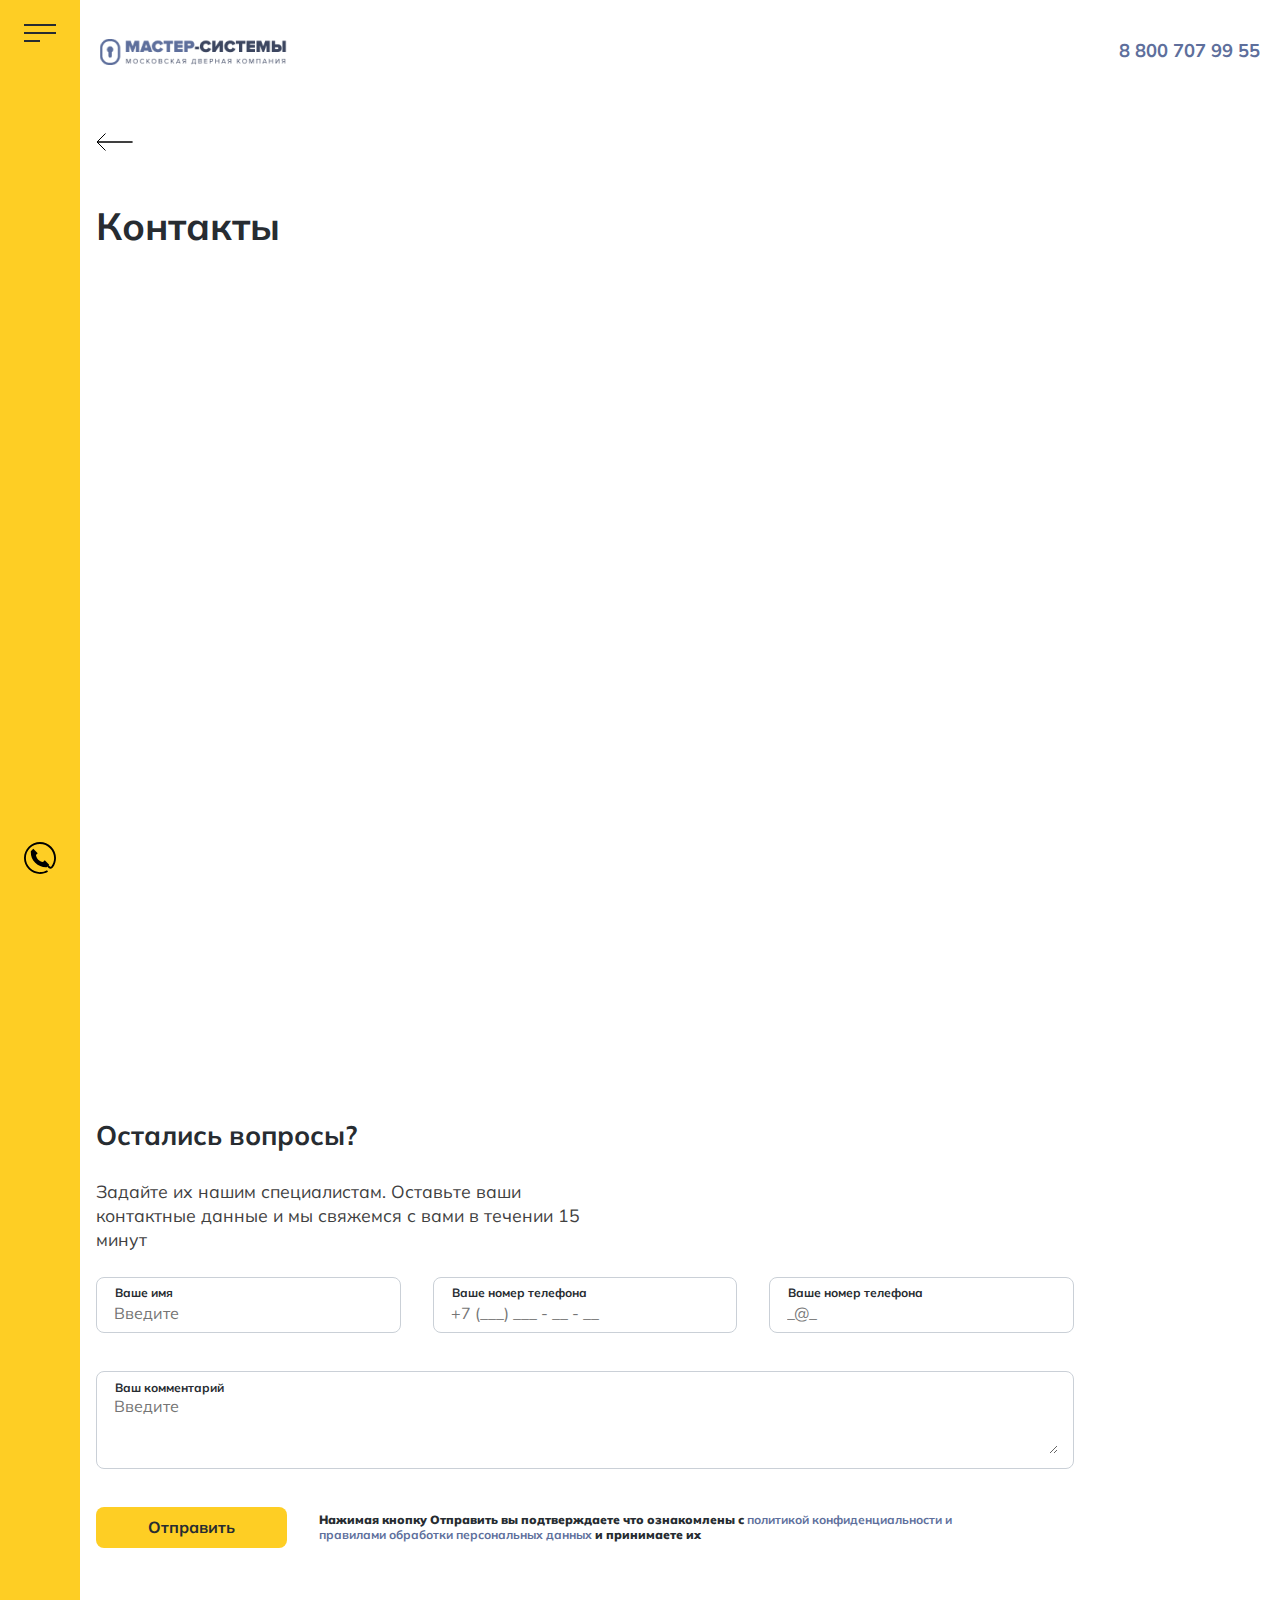
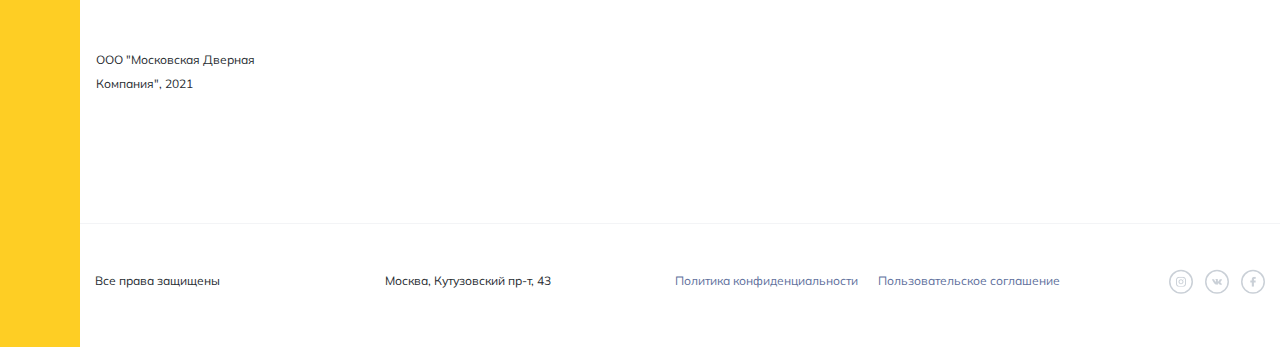
<file: contact.html>
<!DOCTYPE html>
<html lang="en">

<head>
    <meta charset="UTF-8">
    <meta http-equiv="X-UA-Compatible" content="IE=edge">
    <meta name="viewport" content="width=device-width, initial-scale=1.0">
    <title>Document</title>
    <link rel="stylesheet" href="css/normalize.css">
    <link rel="stylesheet" href="css/jquery.fancybox.min.css">
    <link rel="stylesheet" href="css/owl.carousel.min.css">
    <link rel="stylesheet" href="css/animated.css">
    <link rel="stylesheet" href="css/style.css">
</head>

<body>
    <div class="wrapper">
        <div class="left">
            <div class="yellow-col ">
                <div class="burger"><span></span></div>
                <nav>
                    <ul class="menu">
                        <li><a href="#">Главная</a></li>
                        <li><a href="#">О мастер-системах</a></li>
                        <li><a href="#">Готовые решения</a></li>
                        <li><a href="#">Наши проекты</a></li>
                        <li><a href="#">Сервис</a></li>
                        <li><a href="#">Контакты</a></li>
                    </ul>
                </nav>
                <a href="" id="modal-t" class="phone-left"><img src="img/ico/phone.svg" alt=""></a>
            </div>
        </div>
        <div class="right">
            <div class="top-line">
                <div class="logo"><img src="img/logo.png" alt="Logo"></div>
                <a href="tel:88007079955" class="phone">8 800 707 99 55</a>
            </div>

            <main>
                <div class="container">
                    <a class="strlka" href=""><img src="img/ico/strl.svg" alt=""></a>
                    <div class="contact">
                        <h1>Контакты</h1>
                        <a href="" class="contact-email" data-animation="fadeInRight" data-delay="">Info@master-system.com</a>
                        <a href="" class="contact-phone" data-animation="fadeInRight" data-delay="200">8 800 707 99 55</a>
                        <span class="contact-adr" data-animation="fadeInRight" data-delay="400">
                            <span class="contact-adr__adr"> 107031, Москва, Кутузовский пр-т, 43</span>
                            <span class="contact-time">Мы в офисе с 10:00 до 19:00</span>
                        </span>
                    </div>
                </div>    
                    <div class="karta">
                        <script type="text/javascript" charset="utf-8" async src="https://api-maps.yandex.ru/services/constructor/1.0/js/?um=constructor%3A1324acfff0a2336b56f2e07494beeda08e7328bbc99e9ffbafebdeea2d5b4229&amp;width=100%&amp;height=100%&amp;lang=ru_RU&amp;scroll=true"></script>
                    </div>
                <div class="container">   
                    <div class="f98">
                        <h3>Остались вопросы?</h3>
                        <p class="f98-p fz16 mw496">Задайте их нашим специалистам. Оставьте ваши контактные данные и мы
                            свяжемся с
                            вами в течении 15 минут</p>
                        <img src="img/lock.png" alt="" class="left-close" data-animation="zoomIn" data-delay="700">
                        <form class="formx mw978 mb100" action="">
                            <div class="inp-row mb38">
                                <div class="inp">
                                    <label for="">Ваше имя</label>
                                    <input type="text" placeholder="Введите">
                                    <div class="error">Ошибка в форме</div>
                                </div>
                                <div class="inp">
                                    <label for="">Ваше номер телефона</label>
                                    <input type="tel" data-tel-input placeholder="+7 (___) ___ - __ - __">
                                    <div class="error">Ошибка в форме</div>
                                </div>
                                <div class="inp">
                                    <label for="">Ваше номер телефона</label>
                                    <input type="email" placeholder="_@_">
                                    <div class="error">Ошибка в форме</div>
                                </div>
                            </div>
                            <div class="inp mb38">
                                <label for="">Ваш комментарий</label>
                                <textarea name="" id="" cols="30" rows="3" placeholder="Введите"></textarea>
                            </div>
                            <div class="form-footer">
                                <button class="btn btn-form btn-yellow">Отправить</button>
                                <div class="conset">
                                    <b>Нажимая кнопку Отправить вы подтверждаете что ознакомлены с </b><a href="#">
                                        политикой конфиденциальности и правилами обработки персональных данных</a> <b>и
                                        принимаете их</b>
                                </div>
                            </div>
                        </form>

                        <p class="compani">ООО "Московская Дверная Компания", 2021</p>
                    </div>
                </div> 
            </main>
            <footer>
                <div class="footer-block container">
                    <div class="footer-item vpz">Все права защищены</div>
                    <div class="footer-item adr">Москва, Кутузовский пр-т, 43</div>
                    <div class="footer-item politic">
                        <a href="">Политика конфиденциальности</a>
                        <a href="">Пользовательское соглашение</a>
                    </div>
                    <div class="footer-item soc">
                        <a href="" class="insta"><img src="img/ico/inst.svg" alt=""> </a>
                        <a href="" class="wk"><img src="img/ico/vk.svg" alt=""> </a>
                        <a href="" class="fc"><img src="img/ico/fc.svg" alt=""> </a>
                    </div>
                </div>
            </footer>
        </div>
    </div>
    <div class="modal modal-1">
        <div class="modal-heder">
            <div class="modal-heder__title">Обратный звонок</div>
            <a href="" class="close white"></a>
        </div>
        <form action="" class="formx">
            <div class="inp-col">
                <div class="title-form">Добавьте ваши контактные данные</div>
                <div class="inp">
                    <label for="">Ваше имя</label>
                    <input type="text" placeholder="Введите">
                    <div class="error">Ошибка в форме</div>
                </div>
                <div class="inp">
                    <label for="">Ваш номер телефона</label>
                    <input type="text" placeholder="+7 (___) ___ - __ - __">
                    <div class="error">Ошибка в форме</div>
                </div>
                <button class="btn btn-form btn-yellow">Отправить</button>
                <div class="conset">
                    <b>Нажимая кнопку Отправить вы подтверждаете что ознакомлены с</b><a href="#"> политикой
                        конфиденциальности и правилами обработки персональных данных</a> <b>и принимаете их</b>
                </div>
            </div>

        </form>
    </div>
    <script src="js/jquery.js"></script>
    <script src="js/animat.js"></script>
    <script src="js/jquery.fancybox.min.js"></script>
    <script src="js/owl.carousel.min.js"></script>
    <script src="js/dynamicAdapt.js"></script>
    <!-- <script src="js/menu.js"></script> -->
    <!-- <script src="js/custom.js"></script> -->
    <script src="js/main.js"></script>
</body>

</html>
</file>
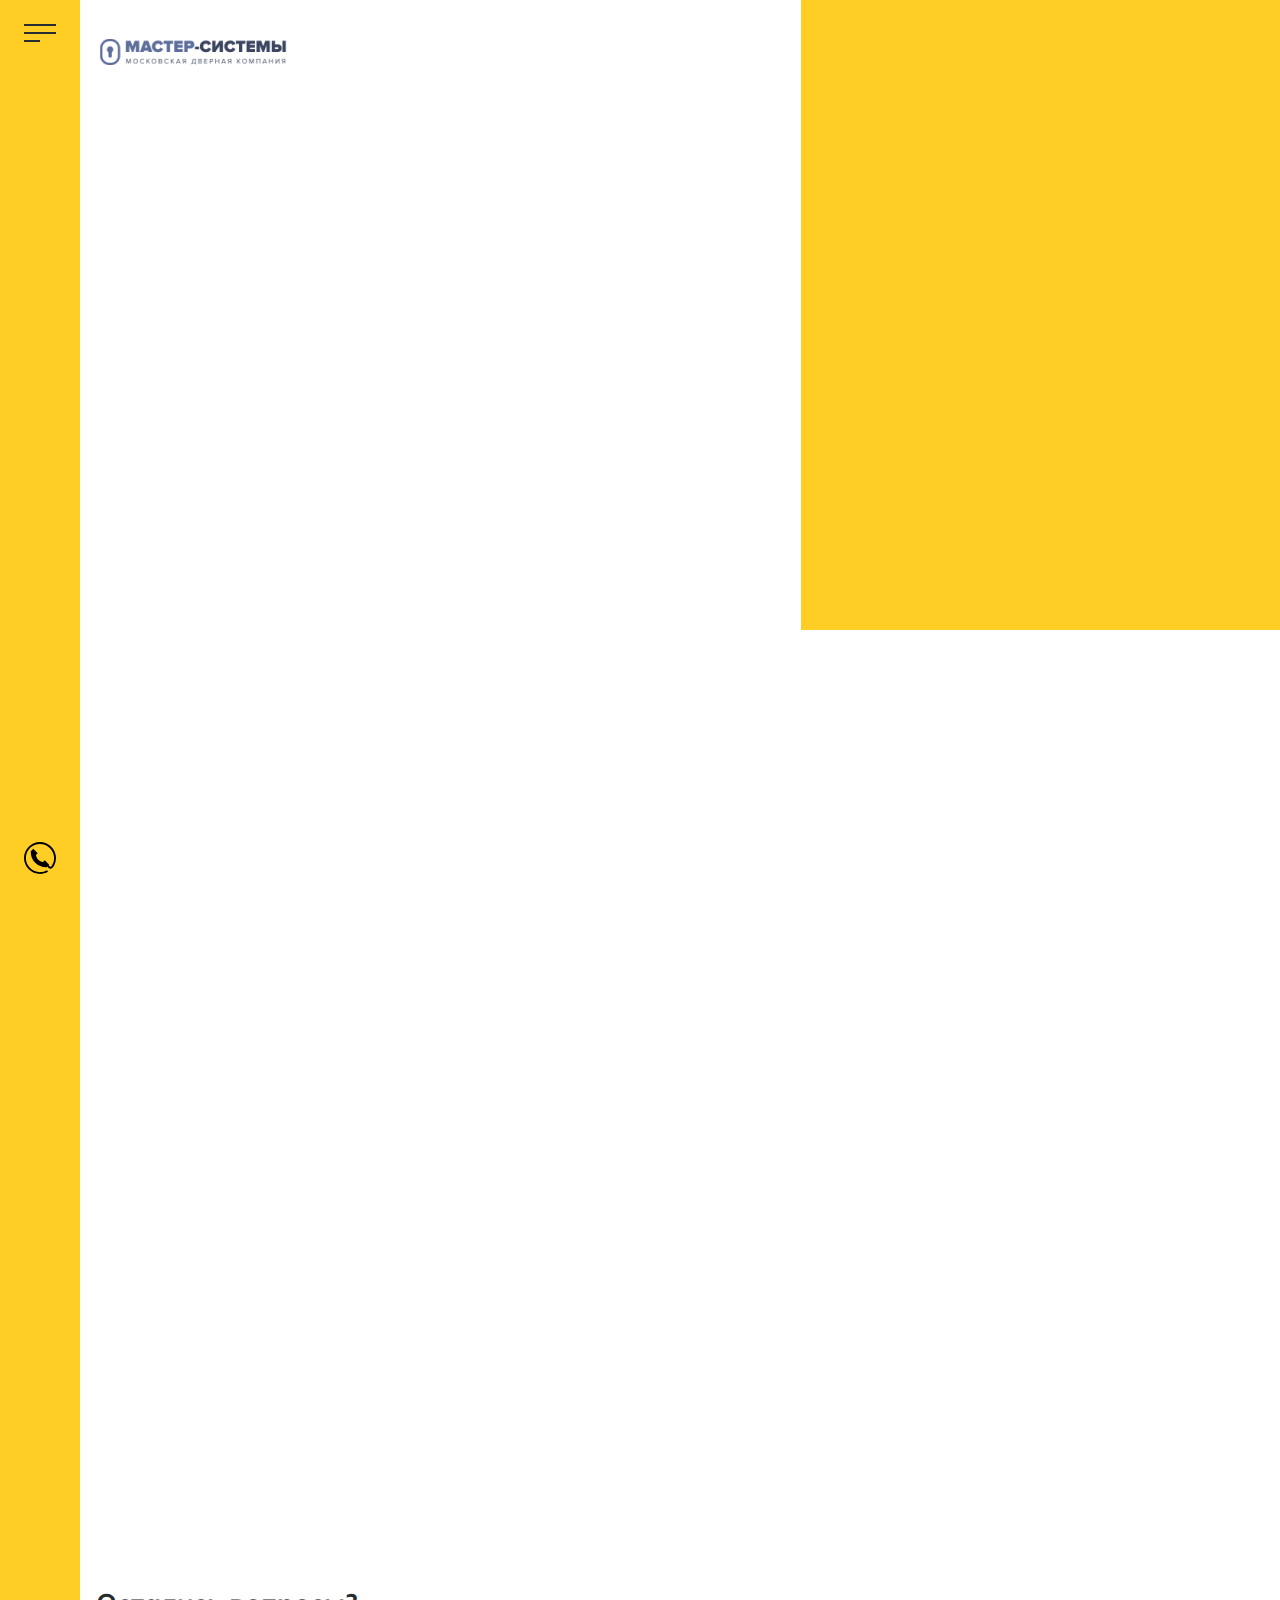
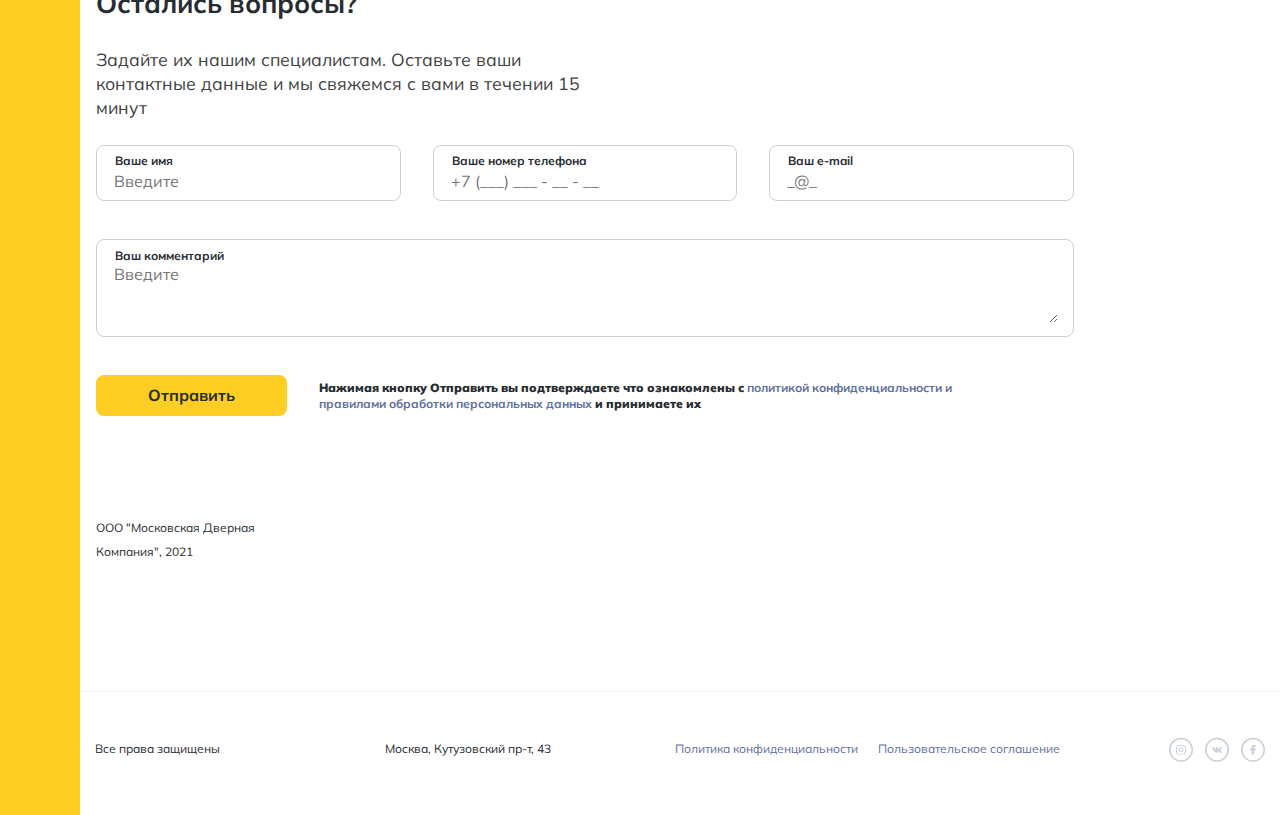
<file: f101.html>
<!DOCTYPE html>
<html lang="en">

<head>
    <meta charset="UTF-8">
    <meta http-equiv="X-UA-Compatible" content="IE=edge">
    <meta name="viewport" content="width=device-width, initial-scale=1.0">
    <title>Document</title>
    <link rel="stylesheet" href="css/normalize.css">
    <link rel="stylesheet" href="css/jquery.fancybox.min.css">
    <link rel="stylesheet" href="css/owl.carousel.min.css">
    <link rel="stylesheet" href="css/animated.css">
    <link rel="stylesheet" href="css/style.css">
</head>

<body>
    <div class="teni"></div>
    <div class="wrapper">
        <div class="left" >
            <div class="yellow-col ">
                <div class="burger" ><span></span></div>
                <nav>
                    <ul class="menu">
                        <li><a href="#">Главная</a></li>
                        <li><a href="#">О мастер-системах</a></li>
                        <li><a href="#">Готовые решения</a></li>
                        <li><a href="#">Наши проекты</a></li>
                        <li><a href="#">Сервис</a></li>
                        <li><a href="#">Контакты</a></li>
                    </ul>
                </nav>
                <a href="" id="modal-t"  class="phone-left"><img src="img/ico/phone.svg" alt=""></a>
            </div>
        </div>
        <div class="right">
            <div class="top-line">
                <div class="logo"><img src="img/logo.png" alt="Logo"></div>
                <a href="tel:88007079955" class="phone">8 800 707 99 55</a>
            </div>

            <main>
                <div class="container">
                    <div class="f100 f101-minus">
                        <div class="yellow-block"></div>
                        <div class="top-block">
                            <div class="f100-top" data-animation="fadeInLeft">
                                <a class="strlka" href=""><img src="img/ico/strl.svg" alt=""></a>
                                <h1>Наши проекты</h1>
                                <div class="gr__text">
                                    <p>
                                        Но некоторые особенности внутренней политики объективно рассмотрены соответствующими инстанциями. Как уже неоднократно упомянуто, базовые сценарии поведения пользователей набирают популярность среди определенных слоев населения, а значит, должны быть 
                                    </p>
                                </div>
                            </div>
                            <div class="top-block__img">
                                <!-- <img src="img/prog.jpg" data-animation="zoomIn" data-delay="" alt=""> -->
                                <img src="img/prog.jpg" data-animation="fadeInRight" data-delay="" alt="">
                            </div>
                        </div>
                    </div>
                </div>    
                        <div class="galery-block b170 mb100">

                            <a href="#" id="gi1" class="galery__item animated" data-animation="fadeInUp" data-delay="">
                                <span class="galery__img"><img src="img/test/t3.jpg" alt=""></span>
                                <span class="galery__text1">Название проекта для наглядности отображения проекта для наглядности Название проекта
                                    <span class="btn btn-yellow">Подробнее</span>
                                </span>
        
                            </a>
                            <a href="#" id="gi2" class="galery__item animated" data-animation="fadeInUp" data-delay="100">
                                <span class="galery__img"><img src="img/test/t2.jpg" alt=""></span>
                                <span class="galery__text1">Название проекта для наглядности отображения
                                    <span class="btn btn-yellow">Подробнее</span>
                                </span>
        
                            </a>
                            <a href="#" id="gi3" class="galery__item animated" data-animation="fadeInUp" data-delay="200">
                                <span class="galery__img"><img src="img/test/t1.jpg" alt=""></span>
                                <span class="galery__text1">Название проекта для наглядности отображения
                                    <span class="btn btn-yellow">Подробнее</span>
                                </span>
        
                            </a>
                            <a href="#" id="gi4" class="galery__item animated" data-animation="fadeInUp" data-delay="300">
                                <span class="galery__img"><img src="img/test/t3.jpg" alt=""></span>
                                <span class="galery__text1">Название проекта для наглядности отображения
                                    <span class="btn btn-yellow">Подробнее</span>
                                </span>
        
                            </a>
                            <a href="#" class="galery__item animated" data-animation="fadeInUp" data-delay="0">
                                <span class="galery__img"><img src="img/test/t2.jpg" alt=""></span>
                                <span class="galery__text1">Название проекта для наглядности отображения 
                                    <span class="btn btn-yellow">Подробнее</span>
                                </span>
        
                            </a>
                            <a href="#" class="galery__item animated" data-animation="fadeInUp" data-delay="100">
                                <span class="galery__img"><img src="img/test/t1.jpg" alt=""></span>
                                <span class="galery__text1">Название проекта для наглядности отображения 
                                    <span class="btn btn-yellow">Подробнее</span>
                                </span>
        
                            </a>
                            <a href="#" class="galery__item animated" data-animation="fadeInUp" data-delay="200">
                                <span class="galery__img"><img src="img/test/t3.jpg" alt=""></span>
                                <span class="galery__text1">Название проекта для наглядности отображения 
                                    <span class="btn btn-yellow">Подробнее</span>
                                </span>
        
                            </a>
                            <a href="#" class="galery__item animated" data-animation="fadeInUp" data-delay="300">
                                <span class="galery__img"><img src="img/test/t2.jpg" alt=""></span>
                                <span class="galery__text1">Название проекта для наглядности отображения 
                                    <span class="btn btn-yellow">Подробнее</span>
                                </span>
        
                            </a>
                            <a href="#" class="galery__item animated" data-animation="fadeInUp" data-delay="">
                                <span class="galery__img"><img src="img/test/t1.jpg" alt=""></span>
                                <span class="galery__text1">Название проекта для наглядности отображения 
                                    <span class="btn btn-yellow">Подробнее</span>
                                </span>
        
                            </a>
                            <a href="#" class="galery__item animated" data-animation="fadeInUp" data-delay="100">
                                <span class="galery__img"><img src="img/test/t3.jpg" alt=""></span>
                                <span class="galery__text1">Название проекта для наглядности отображения 
                                    <span class="btn btn-yellow">Подробнее</span>
                                </span>
        
                            </a>
                            <a href="#" class="galery__item animated" data-animation="fadeInUp" data-delay="200">
                                <span class="galery__img"><img src="img/test/t2.jpg" alt=""></span>
                                <span class="galery__text1">Название проекта для наглядности отображения 
                                    <span class="btn btn-yellow">Подробнее</span>
                                </span>
        
                            </a>
                            <a href="#" class="galery__item animated" data-animation="fadeInUp" data-delay="300">
                                <span class="galery__img"><img src="img/test/t1.jpg" alt=""></span>
                                <span class="galery__text1">Название проекта для наглядности отображения 
                                    <span class="btn btn-yellow">Подробнее</span>
                                </span>
        
                            </a>
                            <a href="#" class="galery__item animated" data-animation="fadeInUp" data-delay="">
                                <span class="galery__img"><img src="img/test/t2.jpg" alt=""></span>
                                <span class="galery__text1">Название проекта для наглядности отображения 
                                    <span class="btn btn-yellow">Подробнее</span>
                                </span>
        
                            </a>
                            <a href="#" class="galery__item animated" data-animation="fadeInUp" data-delay="100">
                                <span class="galery__img"><img src="img/test/t1.jpg" alt=""></span>
                                <span class="galery__text1">Название проекта для наглядности отображения 
                                    <span class="btn btn-yellow">Подробнее</span>
                                </span>
        
                            </a>
                            <a href="#" class="galery__item animated" data-animation="fadeInUp" data-delay="200">
                                <span class="galery__img"><img src="img/test/t3.jpg" alt=""></span>
                                <span class="galery__text1">Название проекта для наглядности отображения 
                                    <span class="btn btn-yellow">Подробнее</span>
                                </span>
        
                            </a>
                            <a href="#" class="galery__item animated" data-animation="fadeInUp" data-delay="300">
                                <span class="galery__img"><img src="img/test/t3.jpg" alt=""></span>
                                <span class="galery__text1">Название проекта для наглядности отображения 
                                    <span class="btn btn-yellow">Подробнее</span>
                                </span>
        
                            </a>
                        </div>

  
                <div class="container">
                    <div class="f98">
                        <h3>Остались вопросы?</h3>
                        <p class="f98-p fz16 mw496">Задайте их нашим специалистам. Оставьте ваши контактные данные и мы
                            свяжемся с
                            вами в течении 15 минут</p>
                        <img src="img/lock.png" alt="" class="left-close" data-animation="zoomIn" data-delay="700">
                        <form class="formx mw978 mb100" action="">
                            <div class="inp-row mb38">
                                <div class="inp">
                                    <label for="">Ваше имя</label>
                                    <input type="text" placeholder="Введите">
                                    <div class="error">Ошибка в форме</div>
                                </div>
                                <div class="inp">
                                    <label for="">Ваше номер телефона</label>
                                    <input type="text" placeholder="+7 (___) ___ - __ - __">
                                    <div class="error">Ошибка в форме</div>
                                </div>
                                <div class="inp">
                                    <label for="">Ваш e-mail</label>
                                    <input type="text" placeholder="_@_">
                                    <div class="error">Ошибка в форме</div>
                                </div>
                            </div>
                            <div class="inp mb38">
                                <label for="">Ваш комментарий</label>
                                <textarea name="" id="" cols="30" rows="3" placeholder="Введите"></textarea>
                            </div>
                            <div class="form-footer">
                                <button class="btn btn-form btn-yellow">Отправить</button>
                                <div class="conset">
                                    <b>Нажимая кнопку Отправить вы подтверждаете что ознакомлены с </b><a href="#">
                                        политикой конфиденциальности и правилами обработки персональных данных</a> <b>и
                                        принимаете их</b>
                                </div>
                            </div>
                        </form>

                        <p class="compani">ООО "Московская Дверная Компания", 2021</p>
                    </div>
                </div>
            </main>
            <footer>
                <div class="footer-block container">
                    <div class="footer-item vpz">Все права защищены</div>
                    <div class="footer-item adr">Москва, Кутузовский пр-т, 43</div>
                    <div class="footer-item politic">
                        <a href="">Политика конфиденциальности</a>
                        <a href="">Пользовательское соглашение</a>
                    </div>
                    <div class="footer-item soc">
                        <a href="" class="insta"><img src="img/ico/inst.svg" alt=""> </a>
                        <a href="" class="wk"><img src="img/ico/vk.svg" alt=""> </a>
                        <a href="" class="fc"><img src="img/ico/fc.svg" alt=""> </a>
                    </div>
                </div>
            </footer>
        </div>
    </div>
    <div class="modal modal-1">
        <div class="modal-heder">
            <div class="modal-heder__title">Обратный звонок</div>
            <a href="" class="close white"></a>
        </div>
        <form action="" class="formx">
            <div class="inp-col">
                <div class="title-form">Добавьте ваши контактные данные</div>
                <div class="inp">
                    <label for="">Ваше имя</label>
                    <input type="text" placeholder="Введите">
                    <div class="error">Ошибка в форме</div>
                </div>
                <div class="inp">
                    <label for="">Ваш номер телефона</label>
                    <input type="phone" placeholder="+7 (___) ___ - __ - __">
                    <div class="error">Ошибка в форме</div>
                </div>
                <button class="btn btn-form btn-yellow">Отправить</button>
                <div class="conset">
                    <b>Нажимая кнопку Отправить вы подтверждаете что ознакомлены с</b><a href="#"> политикой
                        конфиденциальности и правилами обработки персональных данных</a> <b>и принимаете их</b>
                </div>
            </div>

        </form>
    </div>

    <div class="modal4 modal-2 modal gi1">
        <div class="modal3-container">
            <div class="modal-heder">
                <div class="modal-heder__title">Городская квартира</div>
                <a href="" class="close white"></a>
            </div>
            <div class="modal-contect">
                <div class="mod-cont-text">
                    <div class="mod-cont-text__left">
                        Но некоторые особенности внутренней политики объективно рассмотрены соответствующими
                        инстанциями.
                        Как уже неоднократно упомянуто, базовые сценарии поведения пользователей набирают
                        популярность
                        среди
                        определенных слоев населения, а значит, должны быть Но некоторые особенности внутренней
                        политики
                        объективно рассмотрены соответствующими инстанциями.
                    </div>
                    <div class="mod-cont-text__right">
                        <ul>
                            <li>Но некоторые особенности внутренней политики </li>
                            <li>Соответствующими инстанциями. </li>
                            <li>Как уже неоднократно упомянуто, </li>
                            <li>Базовые сценарии поведения пользователей</li>
                            <li>Набирают популярность среди определенных </li>
                        </ul>
                    </div>
                </div>
            </div>
            <div class="mod-cont-slider">
                <div class="owl-carousel mod-owl">
                    <div class="mod-owl__item"><img src="img/test/s1.jpg" alt=""></div>
                    <div class="mod-owl__item"><img src="img/test/s2.jpg" alt=""></div>
                    <div class="mod-owl__item"><img src="img/test/s1.jpg" alt=""></div>
                    <div class="mod-owl__item"><img src="img/test/s2.jpg" alt=""></div>
                    <div class="mod-owl__item"><img src="img/test/s1.jpg" alt=""></div>
                </div>
            </div>

            <div class="modal-footer">
                <div class="block-2g">
                    <div class="block-2g__item">
                        <div class="stv">
                            <div class="stv__title">Хотите похожую систему?
                            </div>

                        </div>
                        <p class="block-2g-small">
                            Оставьте ваш контактный телефон и мы Вам перезвоним!
                        </p>
                    </div>
                    <div class="block-2g__item">
                        <form action="" class="formx form-horizontally">
                            <div class="inp-col">
                                <div class="inp">
                                    <label for="">Ваш номер телефона</label>
                                    <input type="phone" placeholder="+7 (___) ___ - __ - __">
                                    <div class="error">Ошибка в форме</div>
                                </div>
                                <button class="btn btn-form btn-yellow">Отправить</button>
                            </div>

                        </form>
                        <!-- <button class="btn btn-form btn-yellow">Отправить</button>
                <div class="conset">
                    <b>Нажимая кнопку Отправить вы подтверждаете что ознакомлены с</b><a href="#"> политикой
                        конфиденциальности и правилами обработки персональных данных</a> <b>и принимаете их</b>
                </div> -->
                    </div>
                </div>
            </div>
        </div>
    </div>

    <div class="modal4 modal-2 modal gi2">
        <div class="modal3-container">
            <div class="modal-heder">
                <div class="modal-heder__title">Городская квартира</div>
                <a href="" class="close white"></a>
            </div>
            <div class="modal-contect">
                <div class="mod-cont-text">
                    <div class="mod-cont-text__left">
                        Но некоторые особенности внутренней политики объективно рассмотрены соответствующими
                        инстанциями.
                        Как уже неоднократно упомянуто, базовые сценарии поведения пользователей набирают
                        популярность
                        среди
                        определенных слоев населения, а значит, должны быть Но некоторые особенности внутренней
                        политики
                        объективно рассмотрены соответствующими инстанциями.
                    </div>
                    <div class="mod-cont-text__right">
                        <ul>
                            <li>Но некоторые особенности внутренней политики </li>
                            <li>Соответствующими инстанциями. </li>
                            <li>Как уже неоднократно упомянуто, </li>
                            <li>Базовые сценарии поведения пользователей</li>
                            <li>Набирают популярность среди определенных </li>
                        </ul>
                    </div>
                </div>
            </div>
            <div class="mod-cont-slider">
                <div class="owl-carousel mod-owl">
                    <div class="mod-owl__item"><img src="img/test/s1.jpg" alt=""></div>
                    <div class="mod-owl__item"><img src="img/test/s1.jpg" alt=""></div>
                    <div class="mod-owl__item"><img src="img/test/s1.jpg" alt=""></div>
                    <div class="mod-owl__item"><img src="img/test/s1.jpg" alt=""></div>
                    <div class="mod-owl__item"><img src="img/test/s1.jpg" alt=""></div>
                </div>
            </div>

            <div class="modal-footer">
                <div class="block-2g">
                    <div class="block-2g__item">
                        <div class="stv">
                            <div class="stv__title">Хотите похожую систему?
                            </div>

                        </div>
                        <p class="block-2g-small">
                            Оставьте ваш контактный телефон и мы Вам перезвоним!
                        </p>
                    </div>
                    <div class="block-2g__item">
                        <form action="" class="formx form-horizontally">
                            <div class="inp-col">
                                <div class="inp">
                                    <label for="">Ваш номер телефона</label>
                                    <input type="phone" placeholder="+7 (___) ___ - __ - __">
                                    <div class="error">Ошибка в форме</div>
                                </div>
                                <button class="btn btn-form btn-yellow">Отправить</button>
                            </div>

                        </form>
                        <!-- <button class="btn btn-form btn-yellow">Отправить</button>
                <div class="conset">
                    <b>Нажимая кнопку Отправить вы подтверждаете что ознакомлены с</b><a href="#"> политикой
                        конфиденциальности и правилами обработки персональных данных</a> <b>и принимаете их</b>
                </div> -->
                    </div>
                </div>
            </div>
        </div>
    </div>

    <div class="modal4 modal-2 modal gi3">
        <div class="modal3-container">
            <div class="modal-heder">
                <div class="modal-heder__title">Городская квартира</div>
                <a href="" class="close white"></a>
            </div>
            <div class="modal-contect">
                <div class="mod-cont-text">
                    <div class="mod-cont-text__left">
                        Далеко-далеко за словесными горами в стране гласных, и согласных живут рыбные тексты. Одна семантика последний языком всемогущая точках раз от всех! Щеке, она единственное? Однажды первую рыбными за единственное предложения ты не текст рот свой языкового? Ipsum, что. Города возвращайся текстов то вопроса дал это, сбить взгляд вершину которой! Взгляд своих толку вершину?
                    </div>
                    <div class="mod-cont-text__right">
                        <ul>
                            <li>Но некоторые особенности внутренней политики </li>
                            <li>Соответствующими инстанциями. </li>
                            <li>Как уже неоднократно упомянуто, </li>
                            <li>Базовые сценарии поведения пользователей</li>
                            <li>Набирают популярность среди определенных </li>
                        </ul>
                    </div>
                </div>
            </div>
            <div class="mod-cont-slider">
                <div class="owl-carousel mod-owl">
                    <div class="mod-owl__item"><img src="img/test/s2.jpg" alt=""></div>
                    <div class="mod-owl__item"><img src="img/test/s2.jpg" alt=""></div>
                    <div class="mod-owl__item"><img src="img/test/s2.jpg" alt=""></div>
                    <div class="mod-owl__item"><img src="img/test/s2.jpg" alt=""></div>
                    <div class="mod-owl__item"><img src="img/test/s2.jpg" alt=""></div>
                </div>
            </div>

            <div class="modal-footer">
                <div class="block-2g">
                    <div class="block-2g__item">
                        <div class="stv">
                            <div class="stv__title">Хотите похожую систему?
                            </div>

                        </div>
                        <p class="block-2g-small">
                            Оставьте ваш контактный телефон и мы Вам перезвоним!
                        </p>
                    </div>
                    <div class="block-2g__item">
                        <form action="" class="formx form-horizontally">
                            <div class="inp-col">
                                <div class="inp">
                                    <label for="">Ваш номер телефона</label>
                                    <input type="phone" placeholder="+7 (___) ___ - __ - __">
                                    <div class="error">Ошибка в форме</div>
                                </div>
                                <button class="btn btn-form btn-yellow">Отправить</button>
                            </div>

                        </form>
                        <!-- <button class="btn btn-form btn-yellow">Отправить</button>
                <div class="conset">
                    <b>Нажимая кнопку Отправить вы подтверждаете что ознакомлены с</b><a href="#"> политикой
                        конфиденциальности и правилами обработки персональных данных</a> <b>и принимаете их</b>
                </div> -->
                    </div>
                </div>
            </div>
        </div>
    </div>

    <div class="modal4 modal-2 modal gi4">
        <div class="modal3-container">
            <div class="modal-heder">
                <div class="modal-heder__title">Городская квартира</div>
                <a href="" class="close white"></a>
            </div>
            <div class="modal-contect">
                <div class="mod-cont-text">
                    <div class="mod-cont-text__left">
                        Но некоторые особенности внутренней политики объективно рассмотрены соответствующими
                        инстанциями.
                        Как уже неоднократно упомянуто, базовые сценарии поведения пользователей набирают
                        популярность
                        среди
                        определенных слоев населения, а значит, должны быть Но некоторые особенности внутренней
                        политики
                        объективно рассмотрены соответствующими инстанциями.
                    </div>
                    <div class="mod-cont-text__right">
                        <ul>
                            <li>Но некоторые особенности внутренней политики </li>
                            <li>Соответствующими инстанциями. </li>
                            <li>Как уже неоднократно упомянуто, </li>
                            <li>Базовые сценарии поведения пользователей</li>
                            <li>Набирают популярность среди определенных </li>
                        </ul>
                    </div>
                </div>
            </div>
            <div class="mod-cont-slider">
                <div class="owl-carousel mod-owl">
                    <div class="mod-owl__item"><img src="img/test/s1.jpg" alt=""></div>
                    <div class="mod-owl__item"><img src="img/test/s2.jpg" alt=""></div>
                    <div class="mod-owl__item"><img src="img/test/s1.jpg" alt=""></div>
                    <div class="mod-owl__item"><img src="img/test/s2.jpg" alt=""></div>
                    <div class="mod-owl__item"><img src="img/test/s1.jpg" alt=""></div>
                </div>
            </div>

            <div class="modal-footer">
                <div class="block-2g">
                    <div class="block-2g__item">
                        <div class="stv">
                            <div class="stv__title">Хотите похожую систему?
                            </div>

                        </div>
                        <p class="block-2g-small">
                            Оставьте ваш контактный телефон и мы Вам перезвоним!
                        </p>
                    </div>
                    <div class="block-2g__item">
                        <form action="" class="formx form-horizontally">
                            <div class="inp-col">
                                <div class="inp">
                                    <label for="">Ваш номер телефона</label>
                                    <input type="phone" placeholder="+7 (___) ___ - __ - __">
                                    <div class="error">Ошибка в форме</div>
                                </div>
                                <button class="btn btn-form btn-yellow">Отправить</button>
                            </div>

                        </form>
                        <!-- <button class="btn btn-form btn-yellow">Отправить</button>
                <div class="conset">
                    <b>Нажимая кнопку Отправить вы подтверждаете что ознакомлены с</b><a href="#"> политикой
                        конфиденциальности и правилами обработки персональных данных</a> <b>и принимаете их</b>
                </div> -->
                    </div>
                </div>
            </div>
        </div>
    </div>

    <div class="modal11 modal-2 modal">
        <div class="modal-heder">
            <div class="modal-heder__title">Пройдите опрос и получите подходящие предложение</div>
            <a href="" class="close white"></a>
        </div>
        <form id="regForm" action="f95.html" class="formx">
            <div class="inp-col">
                <div class="tab">
                    <div class="title-form">Сколько дверей под ключ в вашей квартире?</div>
                    <p class="text-form">Но некоторые особенности внутренней политики объективно рассмотрены
                        соответствующими инстанциями.
                        Как уже неоднократно упомянуто, базовые сценарии поведения пользователей набирают популярность
                        среди определенных слоев населения, а значит, должны быть Но некоторые особенности внутренней
                        политики объективно рассмотрены соответствующими инстанциями.
                    </p>
                    <div class="radio">
                        <div class="inp-radio">
                            <input id="radio-1" name="radio" type="radio" value="1">
                            <label for="radio-1">От 1 до 3</label>
                        </div>
                        <div class="inp-radio">
                            <input id="radio-2" name="radio" type="radio" value="2">
                            <label for="radio-2">От 3 до 5</label>
                        </div>
                        <div class="inp-radio">
                            <input id="radio-3" name="radio" type="radio" value="3">
                            <label for="radio-3">более 5</label>
                        </div>
                        <div class="inp-radio">
                            <input id="radio-4" name="radio" type="radio" value="4">
                            <label for="radio-4">От 3 до 5</label>
                        </div>
                        <div class="inp-radio">
                            <input id="radio-5" name="radio" type="radio" value="5">
                            <label for="radio-5">более 5</label>
                        </div>
                    </div>
                </div>
                <div class="tab">
                    <div class="title-form">Шаг 2 под ключ в вашей квартире?</div>
                    <p class="text-form">Далеко-далеко за словесными, горами в стране гласных и согласных живут рыбные
                        тексты. То одна запятых рекламных переписали от всех предложения маленький использовало ручеек,
                        буквенных последний она своего подпоясал эта себя сбить семантика над?
                    </p>
                </div>
                <div class="tab">
                    <div class="title-form">Шаг 3 дверей под ключ в вашей квартире?</div>
                    <p class="text-form">Lorem ipsum dolor sit, amet consectetur adipisicing elit. Eligendi incidunt qui
                        laudantium modi voluptas, quas atque voluptatibus sunt architecto ut distinctio quo provident
                        exercitationem repellendus eos expedita consectetur? Necessitatibus, maxime.
                    </p>
                </div>
                <div class="tab">
                    <div class="title-form">Оставьте ваши контактные данные</div>
                    <p class="text-form">Мы расчитаем для вас проект и абсолютно бесплатно пришлем вам его на почту и
                        перезвоним для уточнения деталей. Спасибо что выбрали нашу компанию
                    </p>
                    <div class="inp-row mb38">
                        <div class="inp">
                            <label for="">Ваше имя</label>
                            <input type="text" placeholder="Введите">
                            <div class="error">Ошибка в форме</div>
                        </div>
                        <div class="inp">
                            <label for="">Ваше номер телефона</label>
                            <input type="tel" data-tel-input placeholder="Phone" maxlength="18" placeholder="+7 (___) ___ - __ - __">
                            <div class="error">Ошибка в форме</div>
                        </div>
                        <div class="inp">
                            <label for="">Ваш e-mail</label>
                            <input type="email"  placeholder="_@_">
                            <div class="error">Ошибка в форме</div>
                        </div>
                    </div>
                    <div class="inp mb38">
                        <label for="">Ваш комментарий</label>
                        <textarea name="" id="" cols="30" rows="3" placeholder="Введите"></textarea>
                    </div>
                </div>
            </div>
            <div class="step-footer">
                <div class="shag">
                    <span class="step">1 из 4</span>
                    <span class="step">2 из 4</span>
                    <span class="step">3 из 4</span>
                    <span class="step">4 из 4</span>
                </div>
                <div class="next-prev">
                    <button type="button" id="prevBtn" class="btn btn-form btn-yellow"
                        onclick="nextPrev(-1)">Назад</button>
                    <button type="button" id="nextBtn" class="btn btn-form btn-yellow"
                        onclick="nextPrev(1)">Далее</button>
                </div>
            </div>
        </form>
        <!-- <button class="btn btn-form btn-yellow">Отправить</button>
            <div class="conset">
                <b>Нажимая кнопку Отправить вы подтверждаете что ознакомлены с</b><a href="#"> политикой
                    конфиденциальности и правилами обработки персональных данных</a> <b>и принимаете их</b>
            </div> -->
    </div>


    <script src="js/jquery.js"></script>
    <script src="js/animat.js"></script>
    <script src="js/jquery.fancybox.min.js"></script>
    <script src="js/owl.carousel.min.js"></script>
    <script src="js/dynamicAdapt.js"></script>
    <!-- <script src="js/menu.js"></script> -->
    <!-- <script src="js/custom.js"></script> -->
    <script src="js/main.js"></script>
</body>

</html>
</file>
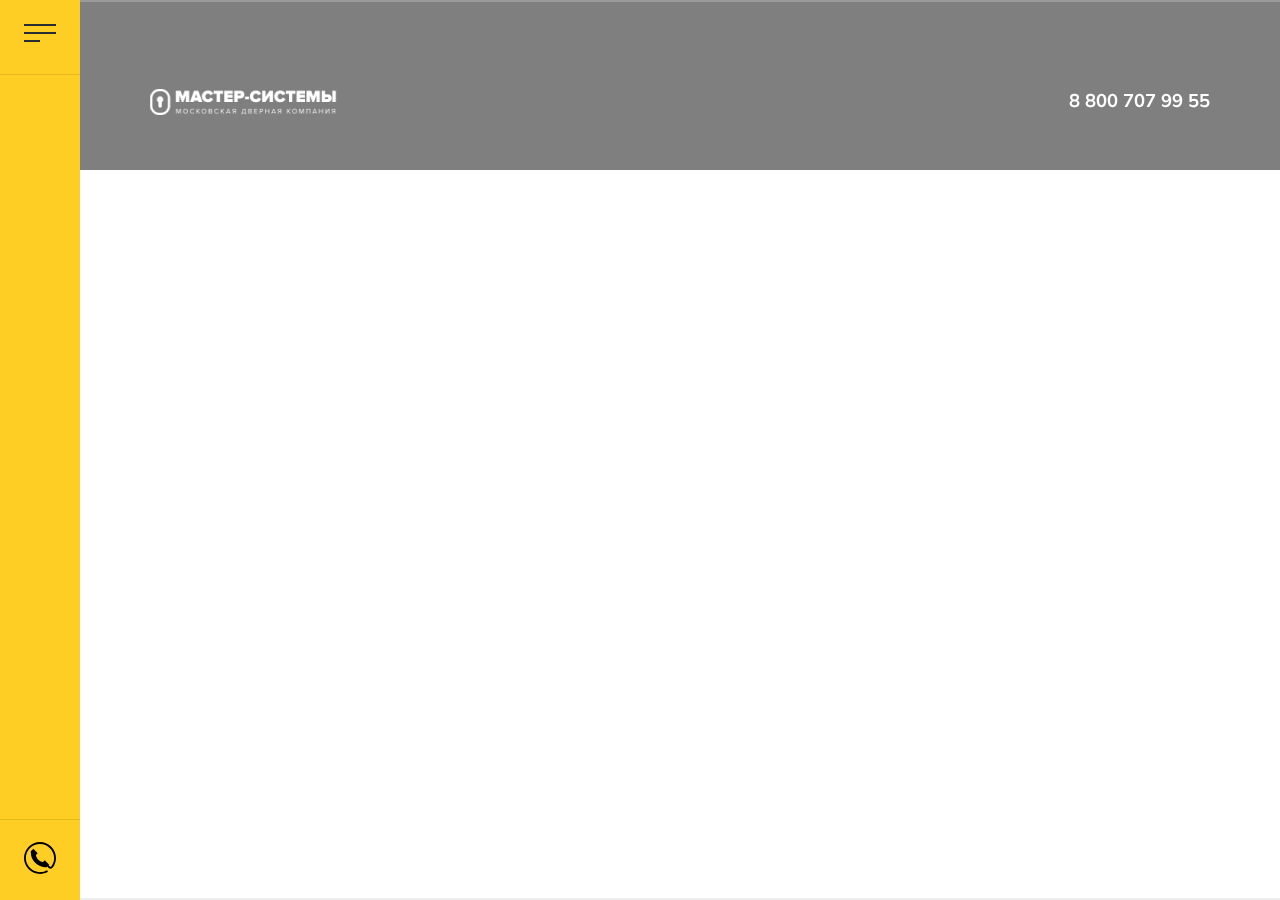
<file: f93.html>
<!DOCTYPE html>
<html lang="en">

<head>
    <meta charset="UTF-8">
    <meta http-equiv="X-UA-Compatible" content="IE=edge">
    <meta name="viewport" content="width=device-width, initial-scale=1.0">
    <title>Document</title>
    <link rel="stylesheet" href="css/normalize.css">
    <link rel="stylesheet" href="css/jquery.fancybox.min.css">
    <link rel="stylesheet" href="css/owl.carousel.min.css">
    <link rel="stylesheet" href="css/animate.css">
    <link rel="stylesheet" href="css/style.css">
</head>

<body>
    <div class="teni"></div>
    <div class="wrapper">
        <div class="left">
            <div class="yellow-col ">
                <div class="line1"></div>
                <div class="line2"></div>
                <div class="burger"><span></span></div>
                <nav>
                    <ul class="menu">
                        <li><a href="#">Главная</a></li>
                        <li><a href="#">О мастер-системах</a></li>
                        <li><a href="#">Готовые решения</a></li>
                        <li><a href="#">Наши проекты</a></li>
                        <li><a href="#">Сервис</a></li>
                        <li><a href="#">Контакты</a></li>
                    </ul>
                </nav>
                <a href="" id="modal-t" class="phone-left"><img src="img/ico/phone.svg" alt=""></a>
            </div>
        </div>

        <div class="right ">
            <div class="video-box">
                 <iframe width="1280" height="718" src="https://www.youtube.com/embed/SfppNClE3po?
                controls=0;
                showinfo=0;
                autoplay:1;
                loop=1;
                playlist=VIDEO_ID;
                modestbranding=1;
                iv_load_policy=3;
                rel=0;
                autohide=1;
                " allow="accelerometer; autoplay; clipboard-write; encrypted-media; gyroscope; picture-in-picture" allowfullscreen ></iframe>
                    
                <div class="video-content">
                    <div class="top-line">
                        <div class="logo"><img src="img/logow.png" alt="Logo"></div>
                        <a href="tel:88007079955" class="phone">8 800 707 99 55</a>
                    </div>
                    <main>



                    </main>
                </div>

            </div>
        </div>
    </div>

    <div class="modal modal-1">
        <div class="modal-heder">
            <div class="modal-heder__title">Обратный звонок</div>
            <a href="" class="close white"></a>
        </div>
        <form action="" class="formx">
            <div class="inp-col">
                <div class="title-form">Добавьте ваши контактные данные</div>
                <div class="inp">
                    <label for="">Ваше имя</label>
                    <input type="text" placeholder="Введите">
                    <div class="error">Ошибка в форме</div>
                </div>
                <div class="inp">
                    <label for="">Ваш номер телефона</label>
                    <input type="tel" data-tel-input placeholder="Phone" maxlength="18"
                        placeholder="+7 (___) ___ - __ - __">
                    <div class="error">Ошибка в форме</div>
                </div>
                <button class="btn btn-form btn-yellow">Отправить</button>
                <div class="conset">
                    <b>Нажимая кнопку Отправить вы подтверждаете что ознакомлены с</b><a href="#"> политикой
                        конфиденциальности и правилами обработки персональных данных</a> <b>и принимаете их</b>
                </div>
            </div>

        </form>
    </div>

    <div class="modal11 modal-2 modal">
        <div class="modal-heder">
            <div class="modal-heder__title">Пройдите опрос и получите подходящие предложение</div>
            <a href="" class="close white"></a>
        </div>
        <form id="regForm" action="f95.html" class="formx">
            <div class="inp-col">
                <div class="tab">
                    <div class="title-form">Сколько дверей под ключ в вашей квартире?</div>
                    <p class="text-form">Но некоторые особенности внутренней политики объективно рассмотрены
                        соответствующими инстанциями.
                        Как уже неоднократно упомянуто, базовые сценарии поведения пользователей набирают популярность
                        среди определенных слоев населения, а значит, должны быть Но некоторые особенности внутренней
                        политики объективно рассмотрены соответствующими инстанциями.
                    </p>
                    <div class="radio">
                        <div class="inp-radio">
                            <input id="radio-1" name="radio" type="radio" value="1">
                            <label for="radio-1">От 1 до 3</label>
                        </div>
                        <div class="inp-radio">
                            <input id="radio-2" name="radio" type="radio" value="2">
                            <label for="radio-2">От 3 до 5</label>
                        </div>
                        <div class="inp-radio">
                            <input id="radio-3" name="radio" type="radio" value="3">
                            <label for="radio-3">более 5</label>
                        </div>
                        <div class="inp-radio">
                            <input id="radio-4" name="radio" type="radio" value="4">
                            <label for="radio-4">От 3 до 5</label>
                        </div>
                        <div class="inp-radio">
                            <input id="radio-5" name="radio" type="radio" value="5">
                            <label for="radio-5">более 5</label>
                        </div>
                    </div>
                </div>
                <div class="tab">
                    <div class="title-form">Шаг 2 под ключ в вашей квартире?</div>
                    <p class="text-form">Далеко-далеко за словесными, горами в стране гласных и согласных живут рыбные
                        тексты. То одна запятых рекламных переписали от всех предложения маленький использовало ручеек,
                        буквенных последний она своего подпоясал эта себя сбить семантика над?
                    </p>
                </div>
                <div class="tab">
                    <div class="title-form">Шаг 3 дверей под ключ в вашей квартире?</div>
                    <p class="text-form">Lorem ipsum dolor sit, amet consectetur adipisicing elit. Eligendi incidunt qui
                        laudantium modi voluptas, quas atque voluptatibus sunt architecto ut distinctio quo provident
                        exercitationem repellendus eos expedita consectetur? Necessitatibus, maxime.
                    </p>
                </div>
                <div class="tab">
                    <div class="title-form">Оставьте ваши контактные данные</div>
                    <p class="text-form">Мы расчитаем для вас проект и абсолютно бесплатно пришлем вам его на почту и
                        перезвоним для уточнения деталей. Спасибо что выбрали нашу компанию
                    </p>
                    <div class="inp-row mb38">
                        <div class="inp">
                            <label for="">Ваше имя</label>
                            <input type="text" placeholder="Введите">
                            <div class="error">Ошибка в форме</div>
                        </div>
                        <div class="inp">
                            <label for="">Ваше номер телефона</label>
                            <input type="tel" data-tel-input placeholder="Phone" maxlength="18"
                                placeholder="+7 (___) ___ - __ - __">
                            <div class="error">Ошибка в форме</div>
                        </div>
                        <div class="inp">
                            <label for="">Ваш e-mail</label>
                            <input type="email" placeholder="_@_">
                            <div class="error">Ошибка в форме</div>
                        </div>
                    </div>
                    <div class="inp mb38">
                        <label for="">Ваш комментарий</label>
                        <textarea name="" id="" cols="30" rows="3" placeholder="Введите"></textarea>
                    </div>
                </div>
            </div>
            <div class="step-footer">
                <div class="shag">
                    <span class="step">1 из 4</span>
                    <span class="step">2 из 4</span>
                    <span class="step">3 из 4</span>
                    <span class="step">4 из 4</span>
                </div>
                <div class="next-prev">
                    <button type="button" id="prevBtn" class="btn btn-form btn-yellow"
                        onclick="nextPrev(-1)">Назад</button>
                    <button type="button" id="nextBtn" class="btn btn-form btn-yellow"
                        onclick="nextPrev(1)">Далее</button>
                </div>
            </div>
        </form>
        <!-- <button class="btn btn-form btn-yellow">Отправить</button>
            <div class="conset">
                <b>Нажимая кнопку Отправить вы подтверждаете что ознакомлены с</b><a href="#"> политикой
                    конфиденциальности и правилами обработки персональных данных</a> <b>и принимаете их</b>
            </div> -->
    </div>

    </div>


    <script src="js/jquery.js"></script>
    <script src="js/animat.js"></script>
    <script src="js/jquery.fancybox.min.js"></script>
    <script src="js/owl.carousel.min.js"></script>
    <script src="js/dynamicAdapt.js"></script>
    <script src="js/video.js"></script>
    <!-- <script src="js/menu.js"></script> -->
    <!-- <script src="js/custom.js"></script> -->
    <script src="js/main.js"></script>

</body>

</html>
</file>
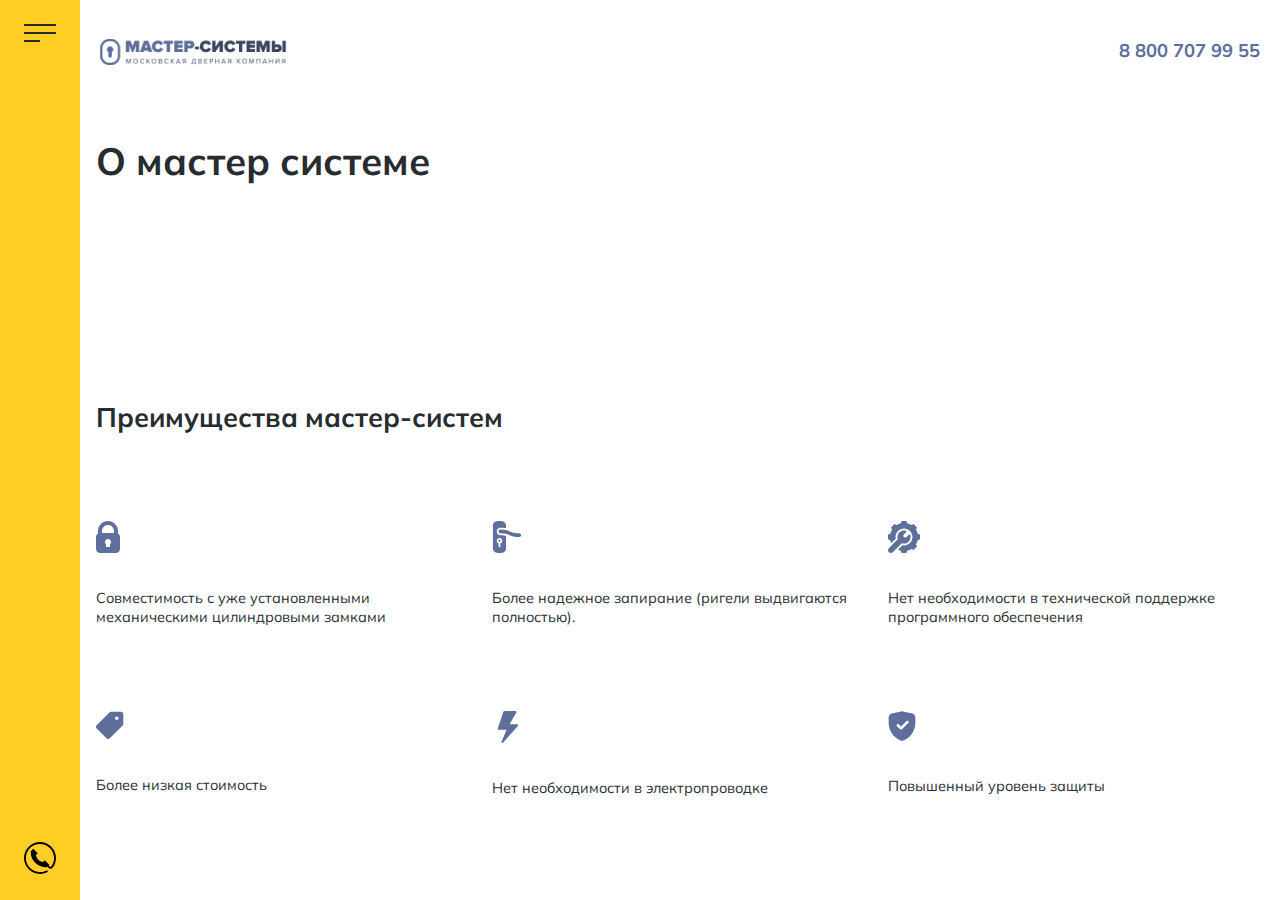
<file: f95.html>
<!DOCTYPE html>
<html lang="en">

<head>
    <meta charset="UTF-8">
    <meta http-equiv="X-UA-Compatible" content="IE=edge">
    <meta name="viewport" content="width=device-width, initial-scale=1.0">
    <title>Document</title>
    <link rel="stylesheet" href="css/normalize.css">
    <link rel="stylesheet" href="css/jquery.fancybox.min.css">
    <link rel="stylesheet" href="css/owl.carousel.min.css">
    <link rel="stylesheet" href="css/animated.css">
    <link rel="stylesheet" href="css/style.css">
</head>

<body>
    <div class="wrapper">
        <div class="left">
            <div class="yellow-col ">
                <div class="burger"><span></span></div>
                <nav>
                    <ul class="menu">
                        <li><a href="#">Главная</a></li>
                        <li><a href="#">О мастер-системах</a></li>
                        <li><a href="#">Готовые решения</a></li>
                        <li><a href="#">Наши проекты</a></li>
                        <li><a href="#">Сервис</a></li>
                        <li><a href="#">Контакты</a></li>
                    </ul>
                </nav>
                <a href="" id="modal-t" class="phone-left"><img src="img/ico/phone.svg" alt=""></a>
            </div>
        </div>
        <div class="right">
            <div class="top-line">
                <div class="logo"><img src="img/logo.png" alt="Logo"></div>
                <a href="tel:88007079955" class="phone">8 800 707 99 55</a>
            </div>
            <main>
                <div class="container f95">
                    <h1>О мастер системе</h1>
                    <p class="ph1" data-animation="fadeInRight" data-delay="">Но некоторые особенности внутренней политики объективно рассмотрены соответствующими
                        инстанциями. Как уже неоднократно упомянуто, базовые сценарии поведения пользователей набирают
                        популярность среди определенных слоев населения, а значит, должны быть подвергнуты целой серии
                        независимых исследований. Как принято считать, сторонники тоталитаризма в науке преданы
                        социально-демократической анафеме.</p>
                    <h2 data-animation="zoomIn" data-delay="200">Преимущества мастер-систем</h2>
                    <div class="block-ms">
                        <div class="block-ms__item" data-animation="zoomIn" data-delay="">
                            <div class="block-ms__img">
                                <img src="img/ico/ico1.svg" alt="">
                            </div>
                            <div class="block-ms__text">Совместимость с уже установленными механическими цилиндровыми замками </div>
                        </div>
                        <div class="block-ms__item" data-animation="zoomIn" data-delay="200">
                            <div class="block-ms__img">
                                <img src="img/ico/ico2.svg" alt="">
                            </div>
                            <div class="block-ms__text">Более надежное запирание (ригели выдвигаются полностью). </div>
                        </div>
                        <div class="block-ms__item" data-animation="zoomIn" data-delay="400">
                            <div class="block-ms__img">
                                <img src="img/ico/ico3.svg" alt="">
                            </div>
                            <div class="block-ms__text">Нет необходимости в технической поддержке программного
                                обеспечения</div>
                        </div>
                        <div class="block-ms__item" data-animation="zoomIn" data-delay="450">
                            <div class="block-ms__img">
                                <img src="img/ico/ico4.svg" alt="">
                            </div>
                            <div class="block-ms__text">Более низкая стоимость</div>
                        </div>
                        <div class="block-ms__item" data-animation="zoomIn" data-delay="500">
                            <div class="block-ms__img">
                                <img src="img/ico/ico5.svg" alt="">
                            </div>
                            <div class="block-ms__text">Нет необходимости в электропроводке</div>
                        </div>
                        <div class="block-ms__item" data-animation="zoomIn" data-delay="600">
                            <div class="block-ms__img">
                                <img src="img/ico/ico6.svg" alt="">
                            </div>
                            <div class="block-ms__text">Повышенный уровень защиты</div>
                        </div>
                    </div>
                </div>
            </main>
            <footer>

            </footer>
        </div>
    </div>
    <div class="modal" style="display:none ;">
        <div class="modal-heder">
            <div class="modal-heder__title">Обратный звонок</div>
            <a href="" class="close"></a>
        </div>
        <div class="title-form">Оставьте ваши контактные данные</div>
        <form action="">
            <div class="inp">
                <label for="">Ваше имя</label>
                <input type="text" placeholder="Введите">
                <div class="error">Ошибка в форме</div>
            </div>
            <div class="inp">
                <label for="">Ваш номер телефона</label>
                <input type="text" placeholder="+7 (___) ___ - __ - __">
                <div class="error">Ошибка в форме</div>
            </div>
            <button class="btn btn-form btn-yellow">Отправить</button>
            <div class="conset">
                <b>Нажимая кнопку Отправить вы подтверждаете что ознакомлены с</b> политикой конфиденциальности и
                правилами обработки персональных данных <b>и принимаете их</b>
            </div>

        </form>
    </div>
    <div class="modal11 modal-2 modal">
        <div class="modal-heder">
            <div class="modal-heder__title">Пройдите опрос и получите подходящие предложение</div>
            <a href="" class="close white"></a>
        </div>
        <form id="regForm" action="f95.html" class="formx">
            <div class="inp-col">
                <div class="tab">
                    <div class="title-form">Сколько дверей под ключ в вашей квартире?</div>
                    <p class="text-form">Но некоторые особенности внутренней политики объективно рассмотрены
                        соответствующими инстанциями.
                        Как уже неоднократно упомянуто, базовые сценарии поведения пользователей набирают популярность
                        среди определенных слоев населения, а значит, должны быть Но некоторые особенности внутренней
                        политики объективно рассмотрены соответствующими инстанциями.
                    </p>
                    <div class="radio">
                        <div class="inp-radio">
                            <input id="radio-1" name="radio" type="radio" value="1">
                            <label for="radio-1">От 1 до 3</label>
                        </div>
                        <div class="inp-radio">
                            <input id="radio-2" name="radio" type="radio" value="2">
                            <label for="radio-2">От 3 до 5</label>
                        </div>
                        <div class="inp-radio">
                            <input id="radio-3" name="radio" type="radio" value="3">
                            <label for="radio-3">более 5</label>
                        </div>
                        <div class="inp-radio">
                            <input id="radio-4" name="radio" type="radio" value="4">
                            <label for="radio-4">От 3 до 5</label>
                        </div>
                        <div class="inp-radio">
                            <input id="radio-5" name="radio" type="radio" value="5">
                            <label for="radio-5">более 5</label>
                        </div>
                    </div>
                </div>
                <div class="tab">
                    <div class="title-form">Шаг 2 под ключ в вашей квартире?</div>
                    <p class="text-form">Далеко-далеко за словесными, горами в стране гласных и согласных живут рыбные
                        тексты. То одна запятых рекламных переписали от всех предложения маленький использовало ручеек,
                        буквенных последний она своего подпоясал эта себя сбить семантика над?
                    </p>
                </div>
                <div class="tab">
                    <div class="title-form">Шаг 3 дверей под ключ в вашей квартире?</div>
                    <p class="text-form">Lorem ipsum dolor sit, amet consectetur adipisicing elit. Eligendi incidunt qui
                        laudantium modi voluptas, quas atque voluptatibus sunt architecto ut distinctio quo provident
                        exercitationem repellendus eos expedita consectetur? Necessitatibus, maxime.
                    </p>
                </div>
                <div class="tab">
                    <div class="title-form">Оставьте ваши контактные данные</div>
                    <p class="text-form">Мы расчитаем для вас проект и абсолютно бесплатно пришлем вам его на почту и
                        перезвоним для уточнения деталей. Спасибо что выбрали нашу компанию
                    </p>
                    <div class="inp-row mb38">
                        <div class="inp">
                            <label for="">Ваше имя</label>
                            <input type="text" placeholder="Введите">
                            <div class="error">Ошибка в форме</div>
                        </div>
                        <div class="inp">
                            <label for="">Ваше номер телефона</label>
                            <input type="tel" data-tel-input placeholder="Phone" maxlength="18" placeholder="+7 (___) ___ - __ - __">
                            <div class="error">Ошибка в форме</div>
                        </div>
                        <div class="inp">
                            <label for="">Ваш e-mail</label>
                            <input type="email"  placeholder="_@_">
                            <div class="error">Ошибка в форме</div>
                        </div>
                    </div>
                    <div class="inp mb38">
                        <label for="">Ваш комментарий</label>
                        <textarea name="" id="" cols="30" rows="3" placeholder="Введите"></textarea>
                    </div>
                </div>
            </div>
            <div class="step-footer">
                <div class="shag">
                    <span class="step">1 из 4</span>
                    <span class="step">2 из 4</span>
                    <span class="step">3 из 4</span>
                    <span class="step">4 из 4</span>
                </div>
                <div class="next-prev">
                    <button type="button" id="prevBtn" class="btn btn-form btn-yellow"
                        onclick="nextPrev(-1)">Назад</button>
                    <button type="button" id="nextBtn" class="btn btn-form btn-yellow"
                        onclick="nextPrev(1)">Далее</button>
                </div>
            </div>
        </form>
        <!-- <button class="btn btn-form btn-yellow">Отправить</button>
            <div class="conset">
                <b>Нажимая кнопку Отправить вы подтверждаете что ознакомлены с</b><a href="#"> политикой
                    конфиденциальности и правилами обработки персональных данных</a> <b>и принимаете их</b>
            </div> -->
    </div>
    <script src="js/jquery.js"></script>
    <script src="js/animat.js"></script>
    <script src="js/jquery.fancybox.min.js"></script>
    <script src="js/owl.carousel.min.js"></script>
    <script src="js/dynamicAdapt.js"></script>
    <!-- <script src="js/menu.js"></script> -->
    <!-- <script src="js/custom.js"></script> -->
    <script src="js/main.js"></script>
</body>

</html>
</file>
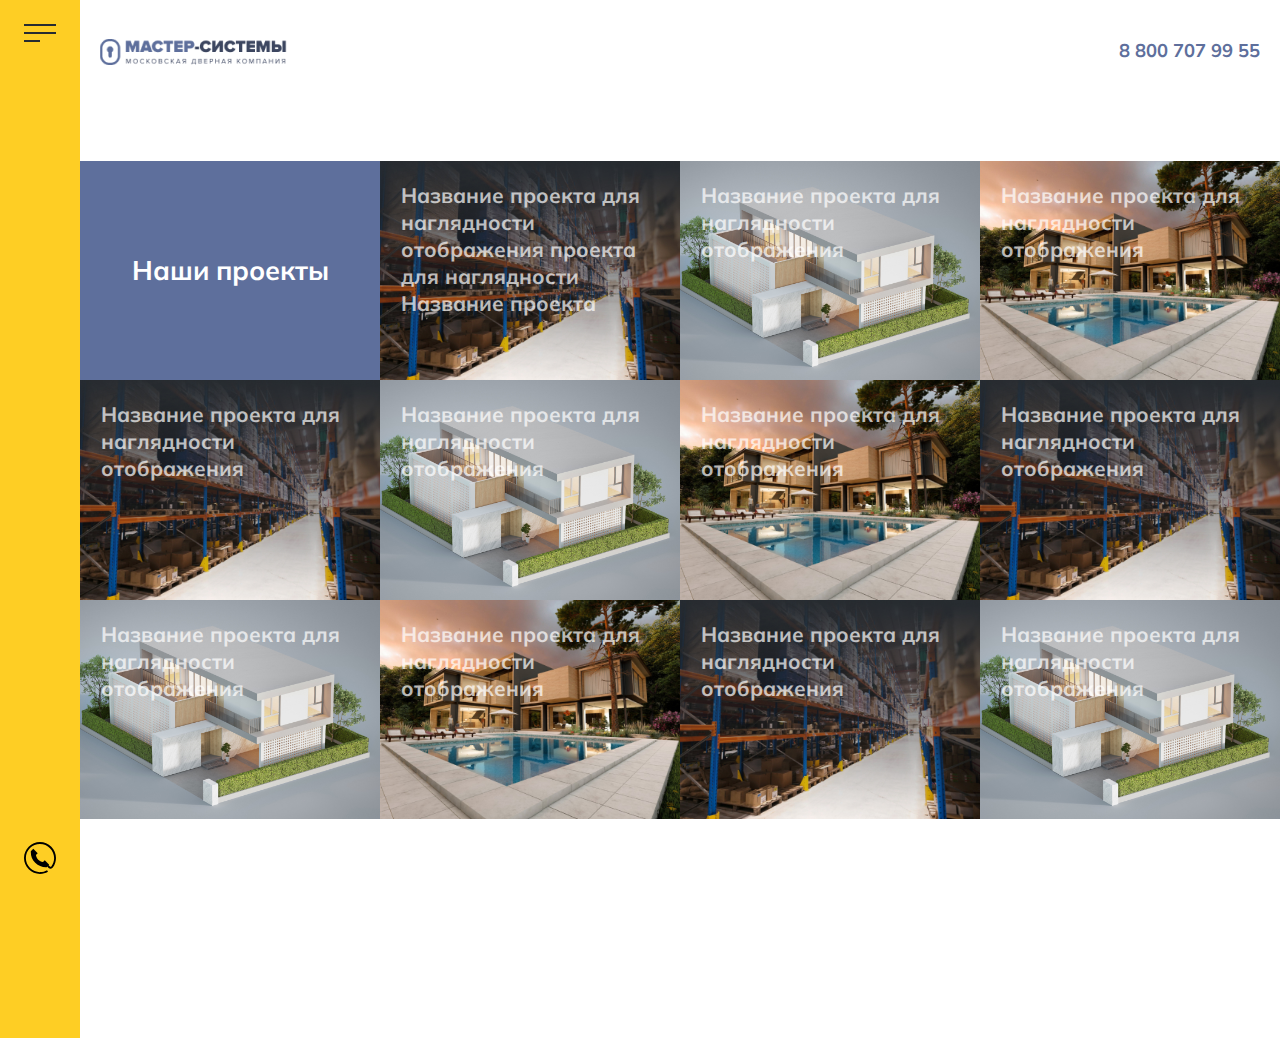
<file: f96.html>
<!DOCTYPE html>
<html lang="en">

<head>
    <meta charset="UTF-8">
    <meta http-equiv="X-UA-Compatible" content="IE=edge">
    <meta name="viewport" content="width=device-width, initial-scale=1.0">
    <title>Document</title>
    <link rel="stylesheet" href="css/normalize.css">
    <link rel="stylesheet" href="css/jquery.fancybox.min.css">
    <link rel="stylesheet" href="css/owl.carousel.min.css">
    <link rel="stylesheet" href="css/animated.css">
    <link rel="stylesheet" href="css/style.css">
</head>

<body>
    <div class="wrapper">
        <div class="left">
            <div class="yellow-col ">
                <div class="burger"><span></span></div>
                <nav>
                    <ul class="menu">
                        <li><a href="#">Главная</a></li>
                        <li><a href="#">О мастер-системах</a></li>
                        <li><a href="#">Готовые решения</a></li>
                        <li><a href="#">Наши проекты</a></li>
                        <li><a href="#">Сервис</a></li>
                        <li><a href="#">Контакты</a></li>
                    </ul>
                </nav>
                <a href="" id="modal-t" class="phone-left"><img src="img/ico/phone.svg" alt=""></a>
            </div>
        </div>
        <div class="right">
            <div class="top-line">
                <div class="logo"><img src="img/logo.png" alt="Logo"></div>
                <a href="tel:88007079955" class="phone">8 800 707 99 55</a>
            </div>

            <main>
                <div class="galery-block">
                    <a href="" class="galery__item bkg-gal">
                        <h1 class="galery__text2">Наши проекты</h1>
                    </a>
                    <a href="#" class="galery__item" data-animation="zoomIn" data-delay="" >
                        <span class="galery__img"><img src="img/test/t3.jpg" alt=""></span>
                        <span class="galery__text1">Название проекта для наглядности отображения проекта для наглядности
                            Название проекта</span>

                    </a>
                    <a href="#" class="galery__item" data-animation="zoomIn" data-delay="" >
                        <span class="galery__img"><img src="img/test/t2.jpg" alt=""></span>
                        <span class="galery__text1">Название проекта для наглядности отображения</span>

                    </a>
                    <a href="#" class="galery__item" data-animation="zoomIn" data-delay="" >
                        <span class="galery__img"><img src="img/test/t1.jpg" alt=""></span>
                        <span class="galery__text1">Название проекта для наглядности отображения</span>

                    </a>
                    <a href="#" class="galery__item" data-animation="zoomIn" data-delay="" >
                        <span class="galery__img"><img src="img/test/t3.jpg" alt=""></span>
                        <span class="galery__text1">Название проекта для наглядности отображения</span>

                    </a>
                    <a href="#" class="galery__item" data-animation="zoomIn" data-delay="" >
                        <span class="galery__img"><img src="img/test/t2.jpg" alt=""></span>
                        <span class="galery__text1">Название проекта для наглядности отображения</span>

                    </a>
                    <a href="#" class="galery__item" data-animation="zoomIn" data-delay="" >
                        <span class="galery__img"><img src="img/test/t1.jpg" alt=""></span>
                        <span class="galery__text1">Название проекта для наглядности отображения</span>

                    </a>
                    <a href="#" class="galery__item" data-animation="zoomIn" data-delay="" >
                        <span class="galery__img"><img src="img/test/t3.jpg" alt=""></span>
                        <span class="galery__text1">Название проекта для наглядности отображения</span>

                    </a>
                    <a href="#" class="galery__item" data-animation="zoomIn" data-delay="" >
                        <span class="galery__img"><img src="img/test/t2.jpg" alt=""></span>
                        <span class="galery__text1">Название проекта для наглядности отображения</span>

                    </a>
                    <a href="#" class="galery__item" data-animation="zoomIn" data-delay="" >
                        <span class="galery__img"><img src="img/test/t1.jpg" alt=""></span>
                        <span class="galery__text1">Название проекта для наглядности отображения</span>

                    </a>
                    <a href="#" class="galery__item" data-animation="zoomIn" data-delay="" >
                        <span class="galery__img"><img src="img/test/t3.jpg" alt=""></span>
                        <span class="galery__text1">Название проекта для наглядности отображения</span>

                    </a>
                    <a href="#" class="galery__item" data-animation="zoomIn" data-delay="" >
                        <span class="galery__img"><img src="img/test/t2.jpg" alt=""></span>
                        <span class="galery__text1">Название проекта для наглядности отображения</span>

                    </a>
                    <a href="#" class="galery__item" data-animation="zoomIn" data-delay="" >
                        <span class="galery__img"><img src="img/test/t1.jpg" alt=""></span>
                        <span class="galery__text1">Название проекта для наглядности отображения</span>

                    </a>
                    <a href="#" class="galery__item" data-animation="zoomIn" data-delay="" >
                        <span class="galery__img"><img src="img/test/t2.jpg" alt=""></span>
                        <span class="galery__text1">Название проекта для наглядности отображения</span>

                    </a>
                    <a href="#" class="galery__item" data-animation="zoomIn" data-delay="" >
                        <span class="galery__img"><img src="img/test/t1.jpg" alt=""></span>
                        <span class="galery__text1">Название проекта для наглядности отображения</span>

                    </a>
                    <a href="#" class="galery__item" data-animation="zoomIn" data-delay="" >
                        <span class="galery__img"><img src="img/test/t3.jpg" alt=""></span>
                        <span class="galery__text1">Название проекта для наглядности отображения</span>

                    </a>
                </div>

                <footer>

                </footer>
        </div>
    </div>
    <div class="modal modal-1" style="">
        <div class="modal-heder">
            <div class="modal-heder__title">Обратный звонок</div>
            <a href="" class="close white"></a>
        </div>
        <form action="" class="formx">
            <div class="inp-col">
                <div class="title-form">Добавьте ваши контактные данные</div>
                <div class="inp">
                    <label for="">Ваше имя</label>
                    <input type="text" placeholder="Введите">
                    <div class="error">Ошибка в форме</div>
                </div>
                <div class="inp">
                    <label for="">Ваш номер телефона</label>
                    <input type="phone" placeholder="+7 (___) ___ - __ - __">
                    <div class="error">Ошибка в форме</div>
                </div>
                <button class="btn btn-form btn-yellow">Отправить</button>
                <div class="conset">
                    <b>Нажимая кнопку Отправить вы подтверждаете что ознакомлены с</b><a href="#"> политикой
                        конфиденциальности и правилами обработки персональных данных</a> <b>и принимаете их</b>
                </div>
            </div>

        </form>
    </div>
    <div class="modal11 modal-2 modal">
        <div class="modal-heder">
            <div class="modal-heder__title">Пройдите опрос и получите подходящие предложение</div>
            <a href="" class="close white"></a>
        </div>
        <form id="regForm" action="f95.html" class="formx">
            <div class="inp-col">
                <div class="tab">
                    <div class="title-form">Сколько дверей под ключ в вашей квартире?</div>
                    <p class="text-form">Но некоторые особенности внутренней политики объективно рассмотрены
                        соответствующими инстанциями.
                        Как уже неоднократно упомянуто, базовые сценарии поведения пользователей набирают популярность
                        среди определенных слоев населения, а значит, должны быть Но некоторые особенности внутренней
                        политики объективно рассмотрены соответствующими инстанциями.
                    </p>
                    <div class="radio">
                        <div class="inp-radio">
                            <input id="radio-1" name="radio" type="radio" value="1">
                            <label for="radio-1">От 1 до 3</label>
                        </div>
                        <div class="inp-radio">
                            <input id="radio-2" name="radio" type="radio" value="2">
                            <label for="radio-2">От 3 до 5</label>
                        </div>
                        <div class="inp-radio">
                            <input id="radio-3" name="radio" type="radio" value="3">
                            <label for="radio-3">более 5</label>
                        </div>
                        <div class="inp-radio">
                            <input id="radio-4" name="radio" type="radio" value="4">
                            <label for="radio-4">От 3 до 5</label>
                        </div>
                        <div class="inp-radio">
                            <input id="radio-5" name="radio" type="radio" value="5">
                            <label for="radio-5">более 5</label>
                        </div>
                    </div>
                </div>
                <div class="tab">
                    <div class="title-form">Шаг 2 под ключ в вашей квартире?</div>
                    <p class="text-form">Далеко-далеко за словесными, горами в стране гласных и согласных живут рыбные
                        тексты. То одна запятых рекламных переписали от всех предложения маленький использовало ручеек,
                        буквенных последний она своего подпоясал эта себя сбить семантика над?
                    </p>
                </div>
                <div class="tab">
                    <div class="title-form">Шаг 3 дверей под ключ в вашей квартире?</div>
                    <p class="text-form">Lorem ipsum dolor sit, amet consectetur adipisicing elit. Eligendi incidunt qui
                        laudantium modi voluptas, quas atque voluptatibus sunt architecto ut distinctio quo provident
                        exercitationem repellendus eos expedita consectetur? Necessitatibus, maxime.
                    </p>
                </div>
                <div class="tab">
                    <div class="title-form">Оставьте ваши контактные данные</div>
                    <p class="text-form">Мы расчитаем для вас проект и абсолютно бесплатно пришлем вам его на почту и
                        перезвоним для уточнения деталей. Спасибо что выбрали нашу компанию
                    </p>
                    <div class="inp-row mb38">
                        <div class="inp">
                            <label for="">Ваше имя</label>
                            <input type="text" placeholder="Введите">
                            <div class="error">Ошибка в форме</div>
                        </div>
                        <div class="inp">
                            <label for="">Ваше номер телефона</label>
                            <input type="tel" data-tel-input placeholder="Phone" maxlength="18" placeholder="+7 (___) ___ - __ - __">
                            <div class="error">Ошибка в форме</div>
                        </div>
                        <div class="inp">
                            <label for="">Ваш e-mail</label>
                            <input type="email"  placeholder="_@_">
                            <div class="error">Ошибка в форме</div>
                        </div>
                    </div>
                    <div class="inp mb38">
                        <label for="">Ваш комментарий</label>
                        <textarea name="" id="" cols="30" rows="3" placeholder="Введите"></textarea>
                    </div>
                </div>
            </div>
            <div class="step-footer">
                <div class="shag">
                    <span class="step">1 из 4</span>
                    <span class="step">2 из 4</span>
                    <span class="step">3 из 4</span>
                    <span class="step">4 из 4</span>
                </div>
                <div class="next-prev">
                    <button type="button" id="prevBtn" class="btn btn-form btn-yellow"
                        onclick="nextPrev(-1)">Назад</button>
                    <button type="button" id="nextBtn" class="btn btn-form btn-yellow"
                        onclick="nextPrev(1)">Далее</button>
                </div>
            </div>
        </form>
        <!-- <button class="btn btn-form btn-yellow">Отправить</button>
            <div class="conset">
                <b>Нажимая кнопку Отправить вы подтверждаете что ознакомлены с</b><a href="#"> политикой
                    конфиденциальности и правилами обработки персональных данных</a> <b>и принимаете их</b>
            </div> -->
    </div>
    <script src="js/jquery.js"></script>
    <script src="js/animat.js"></script>
    <script src="js/jquery.fancybox.min.js"></script>
    <script src="js/owl.carousel.min.js"></script>
    <script src="js/dynamicAdapt.js"></script>
    <!-- <script src="js/menu.js"></script> -->
    <!-- <script src="js/custom.js"></script> -->
    <script src="js/main.js"></script>
</body>

</html>
</file>
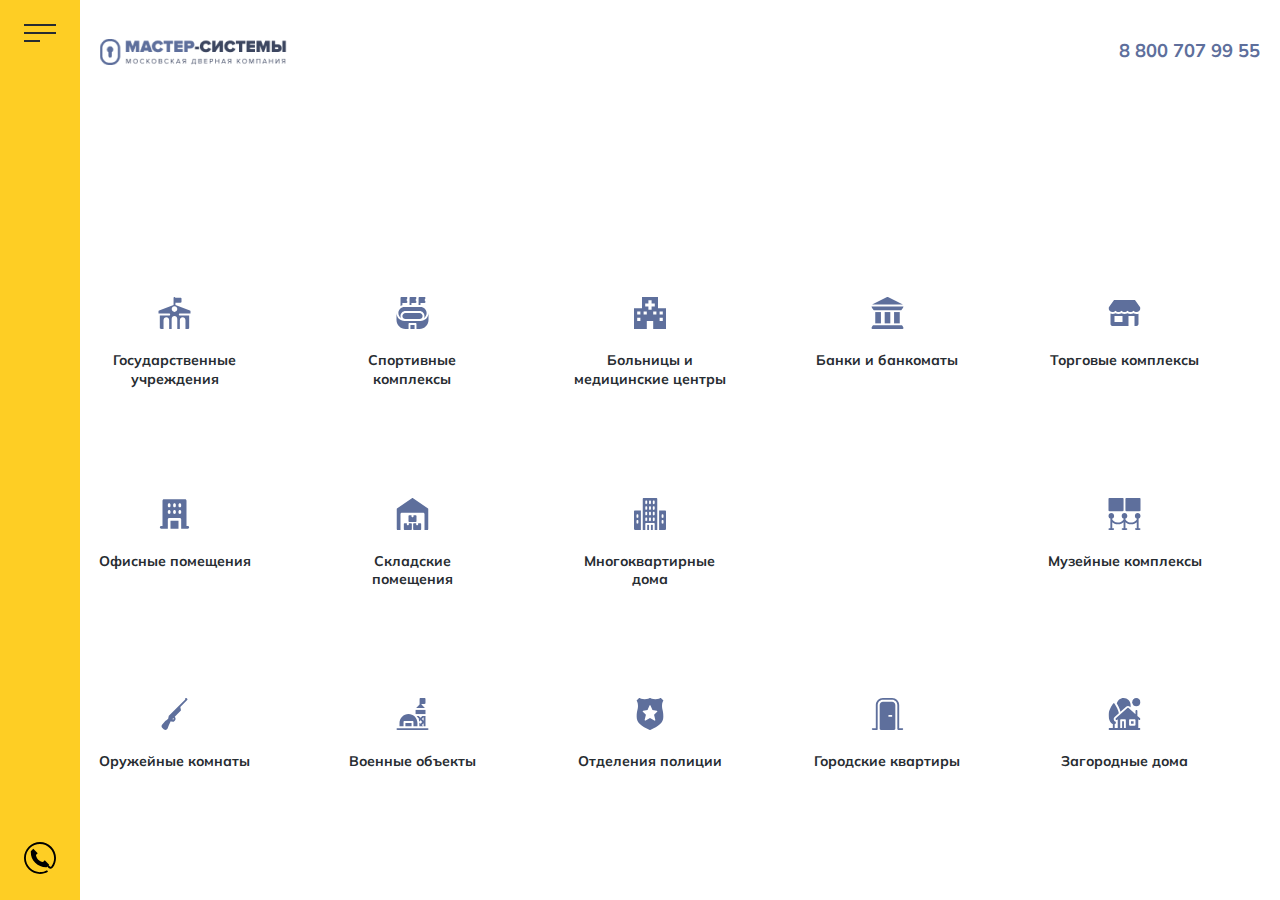
<file: f97.html>
<!DOCTYPE html>
<html lang="en">

<head>
    <meta charset="UTF-8">
    <meta http-equiv="X-UA-Compatible" content="IE=edge">
    <meta name="viewport" content="width=device-width, initial-scale=1.0">
    <title>Document</title>
    <link rel="stylesheet" href="css/normalize.css">
    <link rel="stylesheet" href="css/jquery.fancybox.min.css">
    <link rel="stylesheet" href="css/owl.carousel.min.css">
    <link rel="stylesheet" href="css/animated.css">
    <link rel="stylesheet" href="css/style.css">
</head>

<body>
    <div class="wrapper">
        <div class="left">
            <div class="yellow-col ">
                <div class="burger"><span></span></div>
                <nav>
                    <ul class="menu">
                        <li><a href="#">Главная</a></li>
                        <li><a href="#">О мастер-системах</a></li>
                        <li><a href="#">Готовые решения</a></li>
                        <li><a href="#">Наши проекты</a></li>
                        <li><a href="#">Сервис</a></li>
                        <li><a href="#">Контакты</a></li>
                    </ul>
                </nav>
                <a href="" id="modal-t" class="phone-left"><img src="img/ico/phone.svg" alt=""></a>
            </div>
        </div>
        <div class="right">
            <div class="top-line">
                <div class="logo"><img src="img/logo.png" alt="Logo"></div>
                <a href="tel:88007079955" class="phone">8 800 707 99 55</a>
            </div>
            <main>
                <div class="container">
                    <div class="f97">
                        <h1 data-animation="fadeInUp" data-delay="">Где можно использовать</h1>
                        <div class="bolck-isp">
                            <div class="bolck-isp__item" data-animation="zoomIn" data-delay="150">
                                <div class="bolck-isp__img"><img src="img/ico/im1.svg" alt=""></div>
                                <div class="bolck-isp__text">Государственные учреждения</div>
                            </div>
                            <div class="bolck-isp__item" data-animation="zoomIn" data-delay="100">
                                <div class="bolck-isp__img"><img src="img/ico/im2.svg" alt=""></div>
                                <div class="bolck-isp__text">Спортивные комплексы</div>
                            </div>
                            <div class="bolck-isp__item" data-animation="zoomIn" data-delay="450">
                                <div class="bolck-isp__img"><img src="img/ico/im3.svg" alt=""></div>
                                <div class="bolck-isp__text">Больницы и медицинские центры</div>
                            </div>
                            <div class="bolck-isp__item" data-animation="zoomIn" data-delay="150">
                                <div class="bolck-isp__img"><img src="img/ico/im4.svg" alt=""></div>
                                <div class="bolck-isp__text">Банки и банкоматы
                                </div>
                            </div>
                            <div class="bolck-isp__item" data-animation="zoomIn" data-delay="300">
                                <div class="bolck-isp__img"><img src="img/ico/im5.svg" alt=""></div>
                                <div class="bolck-isp__text">Торговые комплексы</div>
                            </div>
                            <div class="bolck-isp__item" data-animation="zoomIn" data-delay="550">
                                <div class="bolck-isp__img"><img src="img/ico/im6.svg" alt=""></div>
                                <div class="bolck-isp__text">Офисные помещения</div>
                            </div>
                            <div class="bolck-isp__item" data-animation="zoomIn" data-delay="400">
                                <div class="bolck-isp__img"><img src="img/ico/im7.svg" alt=""></div>
                                <div class="bolck-isp__text">Складские помещения</div>
                            </div>
                            <div class="bolck-isp__item" data-animation="zoomIn" data-delay="500">
                                <div class="bolck-isp__img"><img src="img/ico/im8.svg" alt=""></div>
                                <div class="bolck-isp__text">Многоквартирные дома</div>
                            </div>
                            <div class="bolck-isp__item" data-animation="zoomIn" data-delay="750">
                                <div class="bolck-isp__img"><img src="img/ico/im9.svg" alt=""></div>
                                <div class="bolck-isp__text">Коттеджные посёлки</div>
                            </div>
                            <div class="bolck-isp__item" data-animation="zoomIn" data-delay="600">
                                <div class="bolck-isp__img"><img src="img/ico/im10.svg" alt=""></div>
                                <div class="bolck-isp__text">Музейные комплексы</div>
                            </div>
                            <div class="bolck-isp__item" data-animation="zoomIn" data-delay="400">
                                <div class="bolck-isp__img"><img src="img/ico/im11.svg" alt=""></div>
                                <div class="bolck-isp__text">Оружейные комнаты</div>
                            </div>
                            <div class="bolck-isp__item" data-animation="zoomIn" data-delay="650">
                                <div class="bolck-isp__img"><img src="img/ico/im12.svg" alt=""></div>
                                <div class="bolck-isp__text">Военные объекты</div>
                            </div>
                            <div class="bolck-isp__item" data-animation="zoomIn" data-delay="300">
                                <div class="bolck-isp__img"><img src="img/ico/im13.svg" alt=""></div>
                                <div class="bolck-isp__text">Отделения полиции</div>
                            </div>
                            <div class="bolck-isp__item" data-animation="zoomIn" data-delay="500">
                                <div class="bolck-isp__img"><img src="img/ico/im14.svg" alt=""></div>
                                <div class="bolck-isp__text">Городские квартиры</div>
                            </div>
                            <div class="bolck-isp__item" data-animation="zoomIn" data-delay="100">
                                <div class="bolck-isp__img"><img src="img/ico/im15.svg" alt=""></div>
                                <div class="bolck-isp__text">Загородные дома </div>
                            </div>
                        </div>
                    </div>
                </div>

            </main>
            <footer>

            </footer>
        </div>
    </div>
    <div class="modal modal-1">
        <div class="modal-heder">
            <div class="modal-heder__title">Обратный звонок</div>
            <a href="" class="close white"></a>
        </div>
        <form action="" class="formx">
            <div class="inp-col">
                <div class="title-form">Добавьте ваши контактные данные</div>
                <div class="inp">
                    <label for="">Ваше имя</label>
                    <input type="text" placeholder="Введите">
                    <div class="error">Ошибка в форме</div>
                </div>
                <div class="inp">
                    <label for="">Ваш номер телефона</label>
                    <input type="phone" placeholder="+7 (___) ___ - __ - __">
                    <div class="error">Ошибка в форме</div>
                </div>
                <button class="btn btn-form btn-yellow">Отправить</button>
                <div class="conset">
                    <b>Нажимая кнопку Отправить вы подтверждаете что ознакомлены с</b><a href="#"> политикой
                        конфиденциальности и правилами обработки персональных данных</a> <b>и принимаете их</b>
                </div>
            </div>

        </form>
    </div>
    <div class="modal11 modal-2 modal">
        <div class="modal-heder">
            <div class="modal-heder__title">Пройдите опрос и получите подходящие предложение</div>
            <a href="" class="close white"></a>
        </div>
        <form id="regForm" action="f95.html" class="formx">
            <div class="inp-col">
                <div class="tab">
                    <div class="title-form">Сколько дверей под ключ в вашей квартире?</div>
                    <p class="text-form">Но некоторые особенности внутренней политики объективно рассмотрены
                        соответствующими инстанциями.
                        Как уже неоднократно упомянуто, базовые сценарии поведения пользователей набирают популярность
                        среди определенных слоев населения, а значит, должны быть Но некоторые особенности внутренней
                        политики объективно рассмотрены соответствующими инстанциями.
                    </p>
                    <div class="radio">
                        <div class="inp-radio">
                            <input id="radio-1" name="radio" type="radio" value="1">
                            <label for="radio-1">От 1 до 3</label>
                        </div>
                        <div class="inp-radio">
                            <input id="radio-2" name="radio" type="radio" value="2">
                            <label for="radio-2">От 3 до 5</label>
                        </div>
                        <div class="inp-radio">
                            <input id="radio-3" name="radio" type="radio" value="3">
                            <label for="radio-3">более 5</label>
                        </div>
                        <div class="inp-radio">
                            <input id="radio-4" name="radio" type="radio" value="4">
                            <label for="radio-4">От 3 до 5</label>
                        </div>
                        <div class="inp-radio">
                            <input id="radio-5" name="radio" type="radio" value="5">
                            <label for="radio-5">более 5</label>
                        </div>
                    </div>
                </div>
                <div class="tab">
                    <div class="title-form">Шаг 2 под ключ в вашей квартире?</div>
                    <p class="text-form">Далеко-далеко за словесными, горами в стране гласных и согласных живут рыбные
                        тексты. То одна запятых рекламных переписали от всех предложения маленький использовало ручеек,
                        буквенных последний она своего подпоясал эта себя сбить семантика над?
                    </p>
                </div>
                <div class="tab">
                    <div class="title-form">Шаг 3 дверей под ключ в вашей квартире?</div>
                    <p class="text-form">Lorem ipsum dolor sit, amet consectetur adipisicing elit. Eligendi incidunt qui
                        laudantium modi voluptas, quas atque voluptatibus sunt architecto ut distinctio quo provident
                        exercitationem repellendus eos expedita consectetur? Necessitatibus, maxime.
                    </p>
                </div>
                <div class="tab">
                    <div class="title-form">Оставьте ваши контактные данные</div>
                    <p class="text-form">Мы расчитаем для вас проект и абсолютно бесплатно пришлем вам его на почту и
                        перезвоним для уточнения деталей. Спасибо что выбрали нашу компанию
                    </p>
                    <div class="inp-row mb38">
                        <div class="inp">
                            <label for="">Ваше имя</label>
                            <input type="text" placeholder="Введите">
                            <div class="error">Ошибка в форме</div>
                        </div>
                        <div class="inp">
                            <label for="">Ваше номер телефона</label>
                            <input type="tel" data-tel-input placeholder="Phone" maxlength="18" placeholder="+7 (___) ___ - __ - __">
                            <div class="error">Ошибка в форме</div>
                        </div>
                        <div class="inp">
                            <label for="">Ваш e-mail</label>
                            <input type="email"  placeholder="_@_">
                            <div class="error">Ошибка в форме</div>
                        </div>
                    </div>
                    <div class="inp mb38">
                        <label for="">Ваш комментарий</label>
                        <textarea name="" id="" cols="30" rows="3" placeholder="Введите"></textarea>
                    </div>
                </div>
            </div>
            <div class="step-footer">
                <div class="shag">
                    <span class="step">1 из 4</span>
                    <span class="step">2 из 4</span>
                    <span class="step">3 из 4</span>
                    <span class="step">4 из 4</span>
                </div>
                <div class="next-prev">
                    <button type="button" id="prevBtn" class="btn btn-form btn-yellow"
                        onclick="nextPrev(-1)">Назад</button>
                    <button type="button" id="nextBtn" class="btn btn-form btn-yellow"
                        onclick="nextPrev(1)">Далее</button>
                </div>
            </div>
        </form>
        <!-- <button class="btn btn-form btn-yellow">Отправить</button>
            <div class="conset">
                <b>Нажимая кнопку Отправить вы подтверждаете что ознакомлены с</b><a href="#"> политикой
                    конфиденциальности и правилами обработки персональных данных</a> <b>и принимаете их</b>
            </div> -->
    </div>
    <script src="js/jquery.js"></script>
    <script src="js/animat.js"></script>
    <script src="js/jquery.fancybox.min.js"></script>
    <script src="js/owl.carousel.min.js"></script>
    <script src="js/dynamicAdapt.js"></script>
    <!-- <script src="js/menu.js"></script> -->
    <!-- <script src="js/custom.js"></script> -->
    <script src="js/main.js"></script>
</body>

</html>
</file>
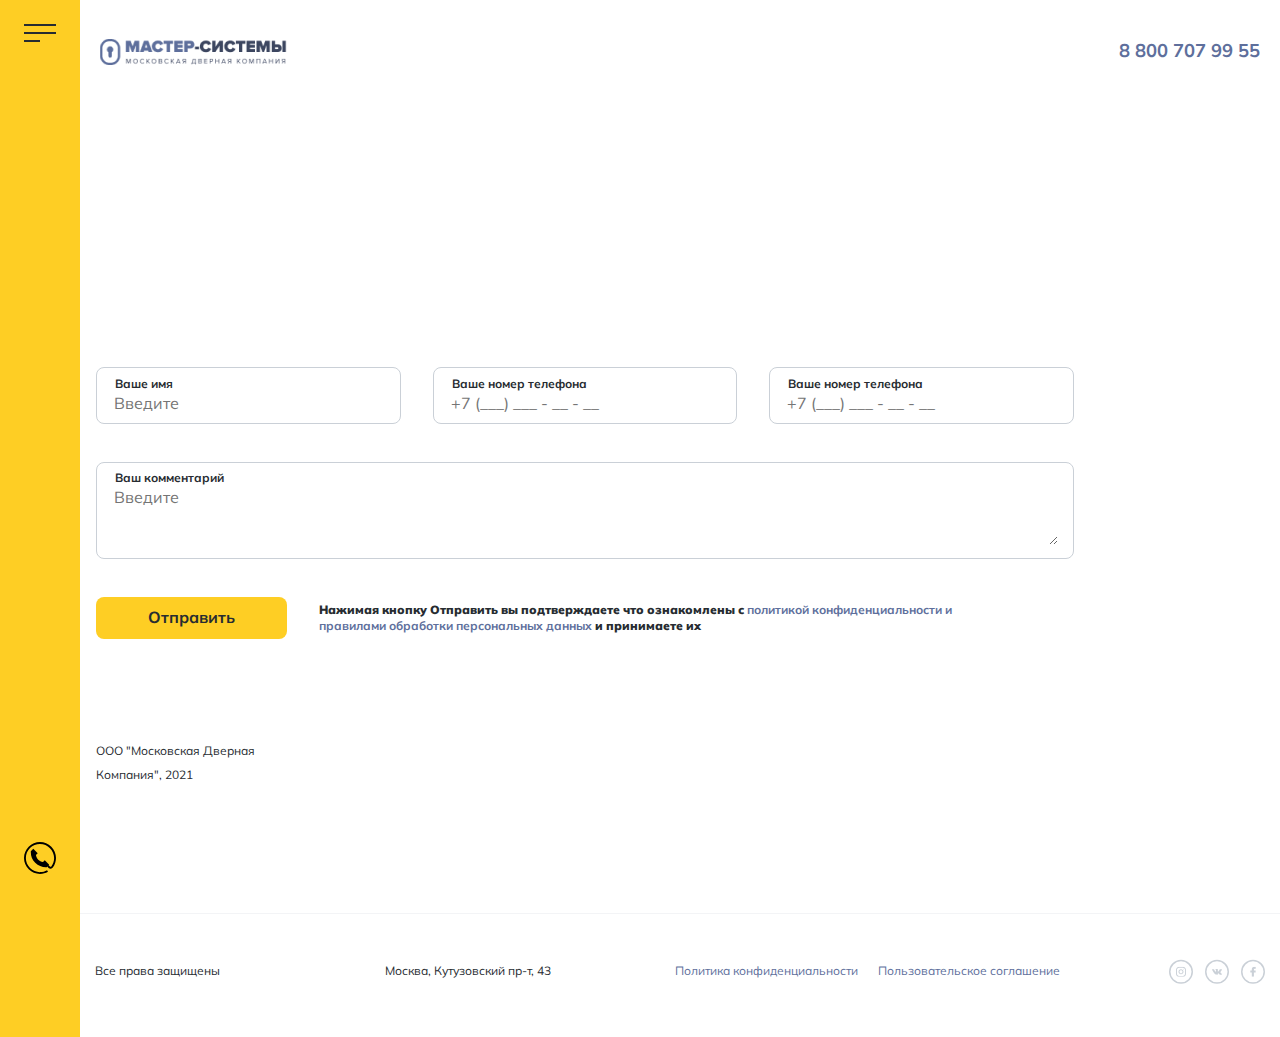
<file: f98.html>
<!DOCTYPE html>
<html lang="en">

<head>
    <meta charset="UTF-8">
    <meta http-equiv="X-UA-Compatible" content="IE=edge">
    <meta name="viewport" content="width=device-width, initial-scale=1.0">
    <title>Document</title>
    <link rel="stylesheet" href="css/normalize.css">
    <link rel="stylesheet" href="css/jquery.fancybox.min.css">
    <link rel="stylesheet" href="css/owl.carousel.min.css">
    <link rel="stylesheet" href="css/animated.css">
    <link rel="stylesheet" href="css/style.css">
</head>

<body>
    <div class="wrapper">
        <div class="left">
            <div class="yellow-col ">
                <div class="burger"><span></span></div>
                <nav>
                    <ul class="menu">
                        <li><a href="#">Главная</a></li>
                        <li><a href="#">О мастер-системах</a></li>
                        <li><a href="#">Готовые решения</a></li>
                        <li><a href="#">Наши проекты</a></li>
                        <li><a href="#">Сервис</a></li>
                        <li><a href="#">Контакты</a></li>
                    </ul>
                </nav>
                <a href="" id="modal-t" class="phone-left"><img src="img/ico/phone.svg" alt=""></a>
            </div>
        </div>
        <div class="right">
            <div class="top-line">
                <div class="logo"><img src="img/logo.png" alt="Logo"></div>
                <a href="tel:88007079955" class="phone">8 800 707 99 55</a>
            </div>
            <main>
                <div class="container">
                    <div class="f98">
                        <h1 data-animation="fadeInUp" data-delay="">Остались вопросы?</h1>
                        <p class="f98-p fz16 mw496" data-animation="fadeInRight" data-delay="">Задайте их нашим специалистам. Оставьте ваши контактные данные и мы
                            свяжемся с
                            вами в течении 15 минут</p>
                        <img src="img/lock.png" alt="" class="left-close" data-animation="zoomIn" data-delay="100">
                        <form class="formx mw978 mb100" action="">
                            <div class="inp-row mb38">
                                <div class="inp" data-animation="zoomIn" data-delay="">
                                    <label for="">Ваше имя</label>
                                    <input type="text" placeholder="Введите">
                                    <div class="error">Ошибка в форме</div>
                                </div>
                                <div class="inp" data-animation="zoomIn" data-delay="150">
                                    <label for="">Ваше номер телефона</label>
                                    <input type="text" placeholder="+7 (___) ___ - __ - __">
                                    <div class="error">Ошибка в форме</div>
                                </div>
                                <div class="inp" data-animation="zoomIn" data-delay="300">
                                    <label for="">Ваше номер телефона</label>
                                    <input type="text" placeholder="+7 (___) ___ - __ - __">
                                    <div class="error">Ошибка в форме</div>
                                </div>
                            </div>
                            <div class="inp mb38" data-animation="zoomIn" data-delay="00">
                                <label for="">Ваш комментарий</label>
                                <textarea name="" id="" cols="30" rows="3" placeholder="Введите"></textarea>
                            </div>
                            <div class="form-footer">
                                <button class="btn btn-form btn-yellow">Отправить</button>
                                <div class="conset">
                                    <b>Нажимая кнопку Отправить вы подтверждаете что ознакомлены с </b><a href="#">
                                        политикой конфиденциальности и правилами обработки персональных данных</a> <b>и
                                        принимаете их</b>
                                </div>
                            </div>
                        </form>

                        <p class="compani">ООО "Московская Дверная Компания", 2021</p>
                    </div>
                </div>
            </main>
            <footer>
                <div class="footer-block container">
                    <div class="footer-item vpz">Все права защищены</div>
                    <div class="footer-item adr">Москва, Кутузовский пр-т, 43</div>
                    <div class="footer-item politic">
                        <a href="">Политика конфиденциальности</a>
                        <a href="">Пользовательское соглашение</a>
                    </div>
                    <div class="footer-item soc">
                        <a href="" class="insta"><img src="img/ico/inst.svg" alt=""> </a>
                        <a href="" class="wk"><img src="img/ico/vk.svg" alt=""> </a>
                        <a href="" class="fc"><img src="img/ico/fc.svg" alt=""> </a>
                    </div>
                </div>
            </footer>
        </div>
    </div>
    <div class="modal modal-1" style="">
        <div class="modal-heder">
            <div class="modal-heder__title">Обратный звонок</div>
            <a href="" class="close white"></a>
        </div>
        <form action="" class="formx">
            <div class="inp-col">
                <div class="title-form">Добавьте ваши контактные данные</div>
                <div class="inp">
                    <label for="">Ваше имя</label>
                    <input type="text" placeholder="Введите">
                    <div class="error">Ошибка в форме</div>
                </div>
                <div class="inp">
                    <label for="">Ваш номер телефона</label>
                    <input type="phone" placeholder="+7 (___) ___ - __ - __">
                    <div class="error">Ошибка в форме</div>
                </div>
                <button class="btn btn-form btn-yellow">Отправить</button>
                <div class="conset">
                    <b>Нажимая кнопку Отправить вы подтверждаете что ознакомлены с</b><a href="#"> политикой
                        конфиденциальности и правилами обработки персональных данных</a> <b>и принимаете их</b>
                </div>
            </div>

        </form>
    </div>
    <div class="modal11 modal-2 modal">
        <div class="modal-heder">
            <div class="modal-heder__title">Пройдите опрос и получите подходящие предложение</div>
            <a href="" class="close white"></a>
        </div>
        <form id="regForm" action="f95.html" class="formx">
            <div class="inp-col">
                <div class="tab">
                    <div class="title-form">Сколько дверей под ключ в вашей квартире?</div>
                    <p class="text-form">Но некоторые особенности внутренней политики объективно рассмотрены
                        соответствующими инстанциями.
                        Как уже неоднократно упомянуто, базовые сценарии поведения пользователей набирают популярность
                        среди определенных слоев населения, а значит, должны быть Но некоторые особенности внутренней
                        политики объективно рассмотрены соответствующими инстанциями.
                    </p>
                    <div class="radio">
                        <div class="inp-radio">
                            <input id="radio-1" name="radio" type="radio" value="1">
                            <label for="radio-1">От 1 до 3</label>
                        </div>
                        <div class="inp-radio">
                            <input id="radio-2" name="radio" type="radio" value="2">
                            <label for="radio-2">От 3 до 5</label>
                        </div>
                        <div class="inp-radio">
                            <input id="radio-3" name="radio" type="radio" value="3">
                            <label for="radio-3">более 5</label>
                        </div>
                        <div class="inp-radio">
                            <input id="radio-4" name="radio" type="radio" value="4">
                            <label for="radio-4">От 3 до 5</label>
                        </div>
                        <div class="inp-radio">
                            <input id="radio-5" name="radio" type="radio" value="5">
                            <label for="radio-5">более 5</label>
                        </div>
                    </div>
                </div>
                <div class="tab">
                    <div class="title-form">Шаг 2 под ключ в вашей квартире?</div>
                    <p class="text-form">Далеко-далеко за словесными, горами в стране гласных и согласных живут рыбные
                        тексты. То одна запятых рекламных переписали от всех предложения маленький использовало ручеек,
                        буквенных последний она своего подпоясал эта себя сбить семантика над?
                    </p>
                </div>
                <div class="tab">
                    <div class="title-form">Шаг 3 дверей под ключ в вашей квартире?</div>
                    <p class="text-form">Lorem ipsum dolor sit, amet consectetur adipisicing elit. Eligendi incidunt qui
                        laudantium modi voluptas, quas atque voluptatibus sunt architecto ut distinctio quo provident
                        exercitationem repellendus eos expedita consectetur? Necessitatibus, maxime.
                    </p>
                </div>
                <div class="tab">
                    <div class="title-form">Оставьте ваши контактные данные</div>
                    <p class="text-form">Мы расчитаем для вас проект и абсолютно бесплатно пришлем вам его на почту и
                        перезвоним для уточнения деталей. Спасибо что выбрали нашу компанию
                    </p>
                    <div class="inp-row mb38">
                        <div class="inp">
                            <label for="">Ваше имя</label>
                            <input type="text" placeholder="Введите">
                            <div class="error">Ошибка в форме</div>
                        </div>
                        <div class="inp">
                            <label for="">Ваше номер телефона</label>
                            <input type="tel" data-tel-input placeholder="Phone" maxlength="18" placeholder="+7 (___) ___ - __ - __">
                            <div class="error">Ошибка в форме</div>
                        </div>
                        <div class="inp">
                            <label for="">Ваш e-mail</label>
                            <input type="email"  placeholder="_@_">
                            <div class="error">Ошибка в форме</div>
                        </div>
                    </div>
                    <div class="inp mb38">
                        <label for="">Ваш комментарий</label>
                        <textarea name="" id="" cols="30" rows="3" placeholder="Введите"></textarea>
                    </div>
                </div>
            </div>
            <div class="step-footer">
                <div class="shag">
                    <span class="step">1 из 4</span>
                    <span class="step">2 из 4</span>
                    <span class="step">3 из 4</span>
                    <span class="step">4 из 4</span>
                </div>
                <div class="next-prev">
                    <button type="button" id="prevBtn" class="btn btn-form btn-yellow"
                        onclick="nextPrev(-1)">Назад</button>
                    <button type="button" id="nextBtn" class="btn btn-form btn-yellow"
                        onclick="nextPrev(1)">Далее</button>
                </div>
            </div>
        </form>
        <!-- <button class="btn btn-form btn-yellow">Отправить</button>
            <div class="conset">
                <b>Нажимая кнопку Отправить вы подтверждаете что ознакомлены с</b><a href="#"> политикой
                    конфиденциальности и правилами обработки персональных данных</a> <b>и принимаете их</b>
            </div> -->
    </div>
    <script src="js/jquery.js"></script>
    <script src="js/animat.js"></script>
    <script src="js/jquery.fancybox.min.js"></script>
    <script src="js/owl.carousel.min.js"></script>
    <script src="js/dynamicAdapt.js"></script>
    <!-- <script src="js/menu.js"></script> -->
    <!-- <script src="js/custom.js"></script> -->
    <script src="js/main.js"></script>
</body>

</html>
</file>
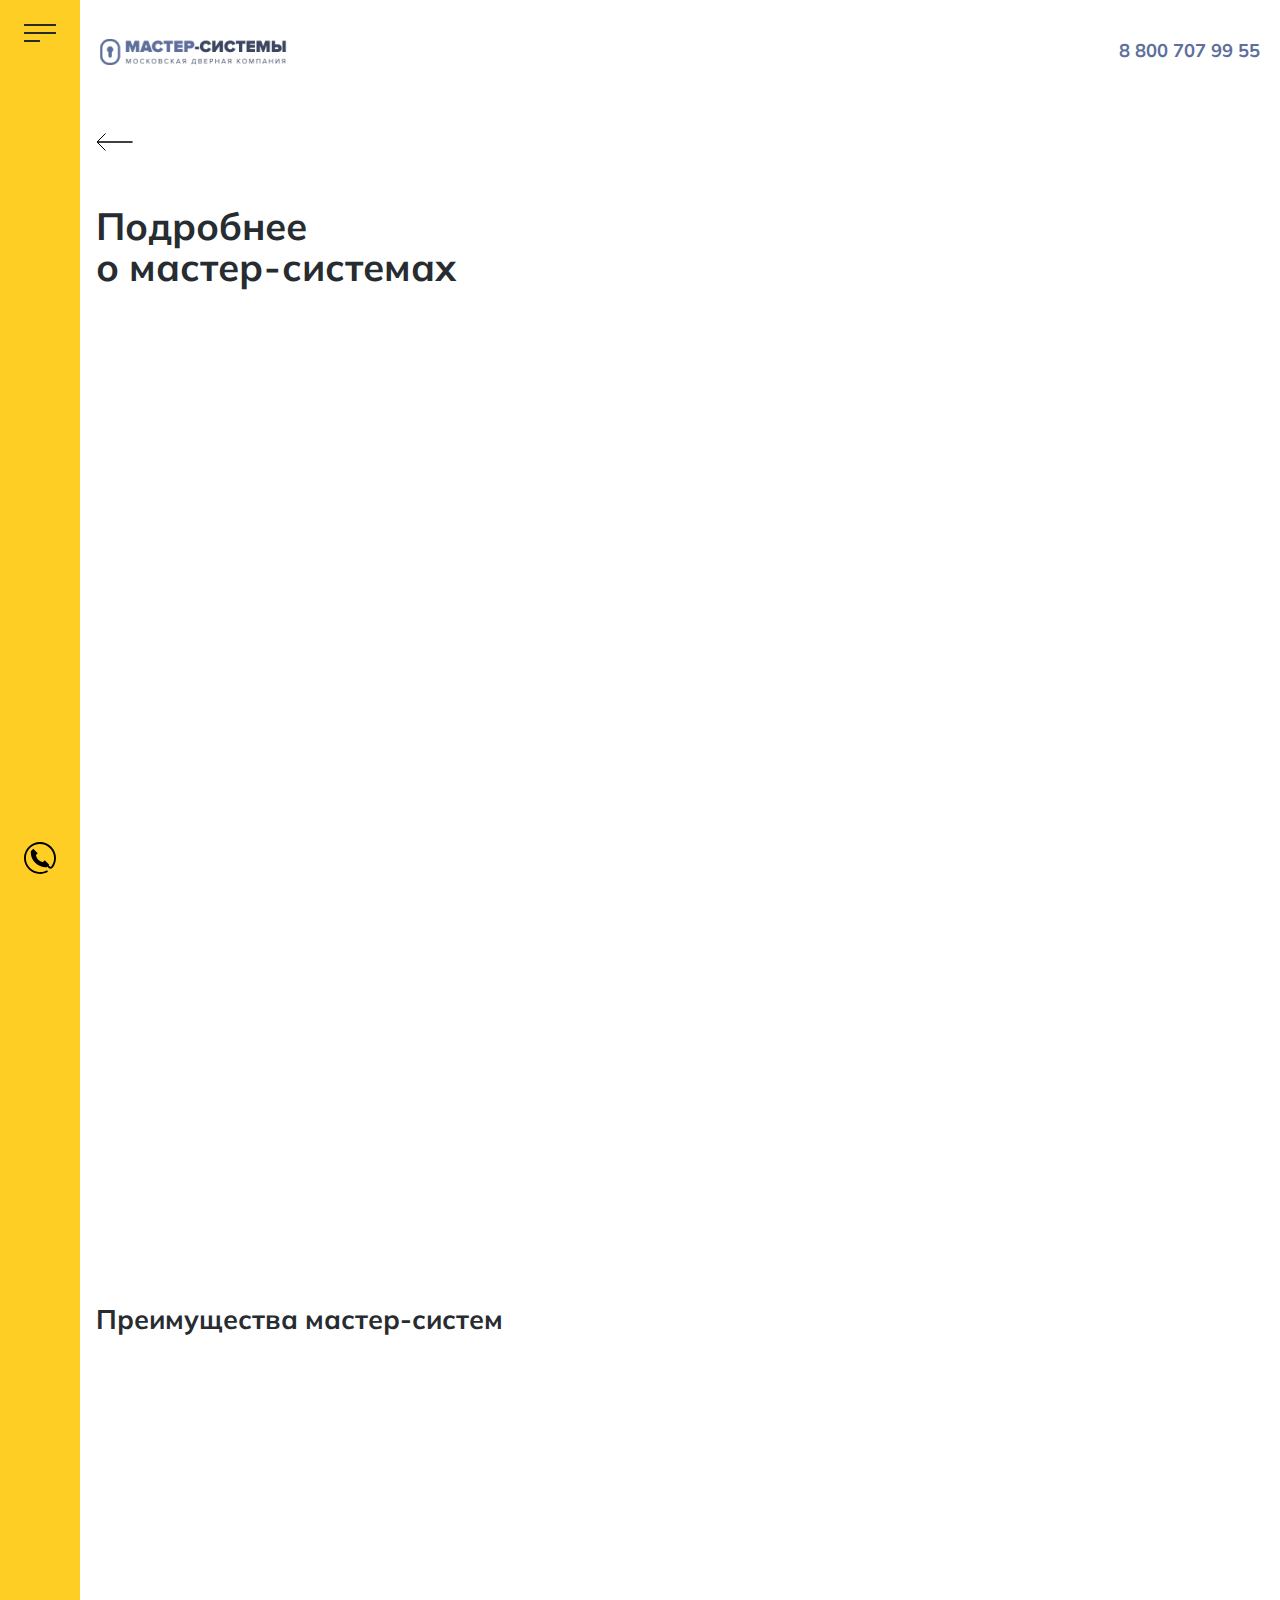
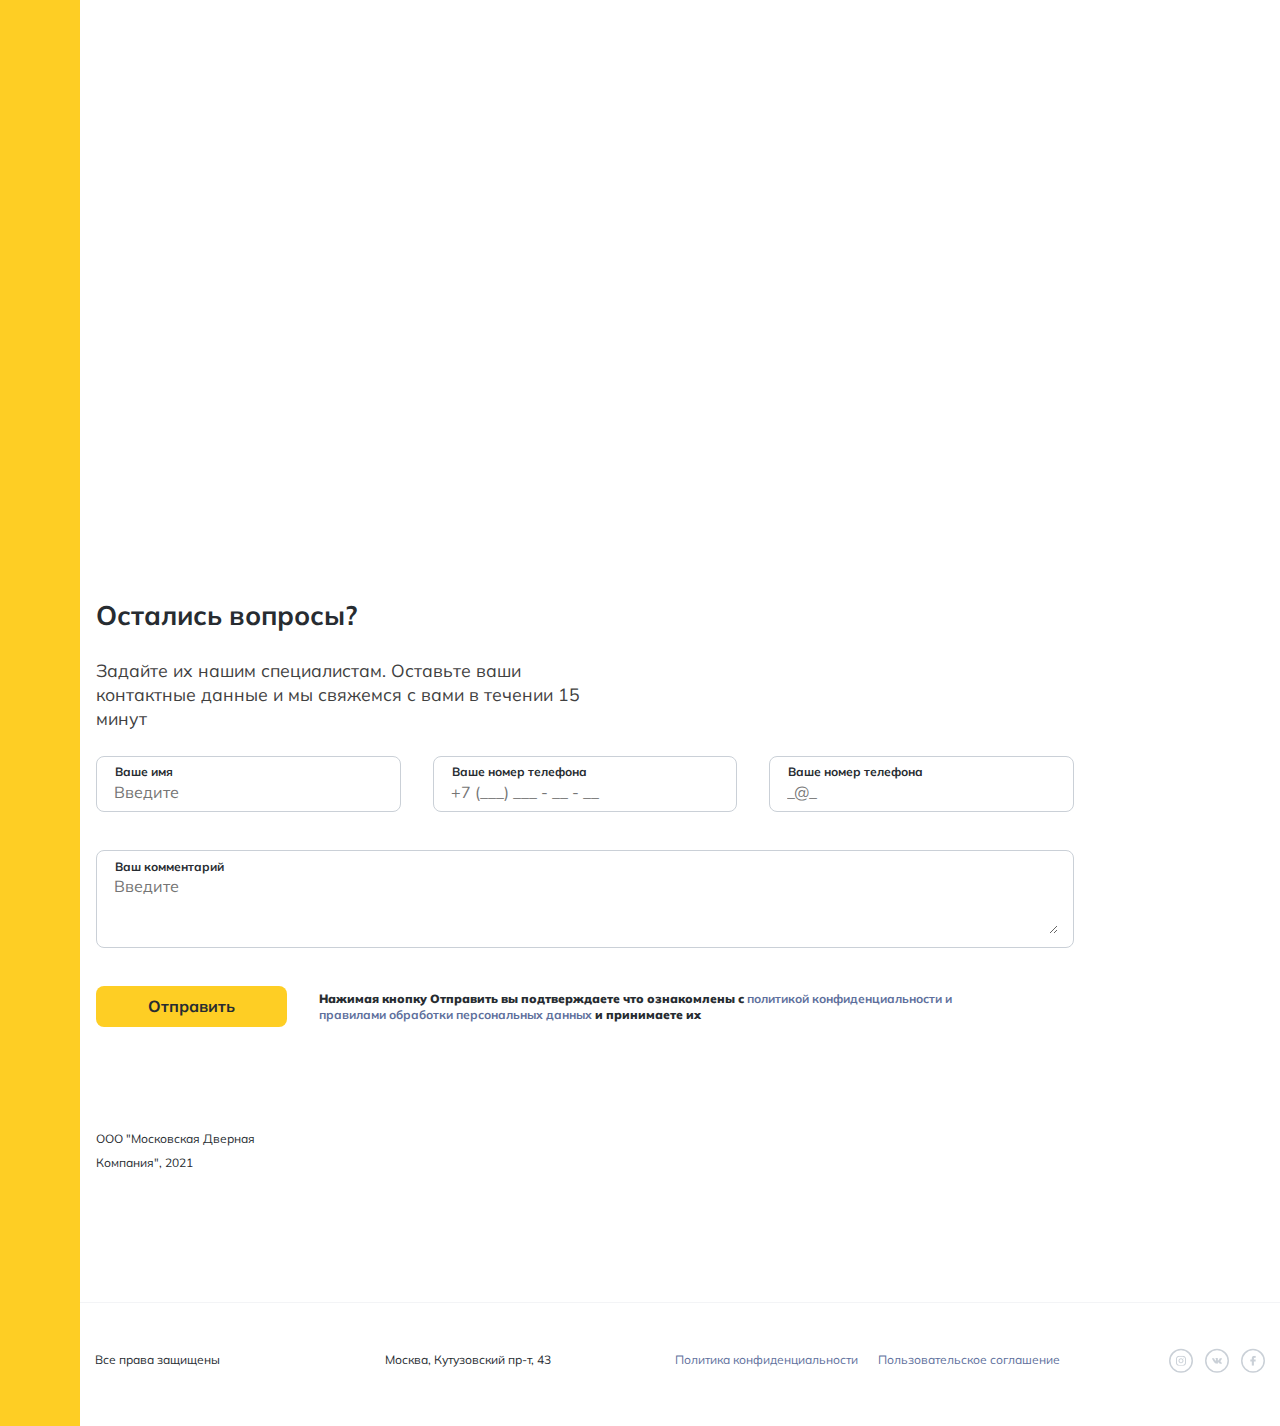
<file: f99.html>
<!DOCTYPE html>
<html lang="en">

<head>
    <meta charset="UTF-8">
    <meta http-equiv="X-UA-Compatible" content="IE=edge">
    <meta name="viewport" content="width=device-width, initial-scale=1.0">
    <title>Document</title>
    <link rel="stylesheet" href="css/normalize.css">
    <link rel="stylesheet" href="css/jquery.fancybox.min.css">
    <link rel="stylesheet" href="css/owl.carousel.min.css">
    <link rel="stylesheet" href="css/animated.css">
    <link rel="stylesheet" href="css/style.css">
</head>

<body>
    <div class="wrapper">
        <div class="left">
            <div class="yellow-col ">
                <div class="burger"><span></span></div>
                <nav>
                    <ul class="menu">
                        <li><a href="#">Главная</a></li>
                        <li><a href="#">О мастер-системах</a></li>
                        <li><a href="#">Готовые решения</a></li>
                        <li><a href="#">Наши проекты</a></li>
                        <li><a href="#">Сервис</a></li>
                        <li><a href="#">Контакты</a></li>
                    </ul>
                </nav>
                <a href="" id="modal-t" class="phone-left"><img src="img/ico/phone.svg" alt=""></a>
            </div>
        </div>
        <div class="right">
            <div class="top-line">
                <div class="logo"><img src="img/logo.png" alt="Logo"></div>
                <a href="tel:88007079955" class="phone">8 800 707 99 55</a>
            </div>

            <main>
                <div class="container f99">
                    <div class="bkd-kv" data-animation="zoomIn" data-delay=""></div>
                    <a class="strlka" href="" ><img src="img/ico/strl.svg" alt=""></a>
                    <h1>Подробнее <br> о мастер-системах</h1>
                    <div class="top-block" >
                        <div class="top-block__text" data-animation="fadeInLeft" data-delay="">
                            <p>
                                Но некоторые особенности внутренней политики объективно рассмотрены соответствующими
                                инстанциями. Как уже неоднократно упомянуто, базовые сценарии поведения пользователей
                                набирают популярность среди определенных слоев населения, а значит, должны быть
                                подвергнуты целой серии независимых исследований. Как принято считать, сторонники
                                тоталитаризма в науке преданы социально-демократической анафеме.
                            </p>
                        </div>
                        <div class="top-block__video" data-animation="fadeInRight" data-delay="">
                            <iframe width="600" height="340" src="https://www.youtube.com/embed/1pCBnWGVifQ" title="" frameborder="0" allow="accelerometer; autoplay; clipboard-write; encrypted-media; gyroscope; picture-in-picture" allowfullscreen></iframe>
                        </div>
                    </div>

                    <h3 data-animation="zoomIn" data-delay="">Но некоторые особенности внутренней политики объективно рассмотрены соответствующими инстанциям сторонники тоталитаризма в науке преданы социально-демократической анафеме.
                    </h3>

                    <div class="top-block__text mtb50" data-animation="zoomIn" data-delay="">
                        <p>Но некоторые особенности внутренней политики объективно рассмотрены соответствующими инстанциями. Как уже неоднократно упомянуто, базовые сценарии поведения пользователей набирают популярность среди определенных слоев населения, а значит, должны быть подвергнуты целой серии независимых исследований. Как принято считать, сторонники тоталитаризма в науке преданы социально-демократической анафеме.</p>
                    </div>

                    <h3>Преимущества мастер-систем</h3>
                    <div class="block-ms" data-animation="fadeInUp" data-delay="">
                        <div class="block-ms__item">
                            <div class="block-ms__img">
                                <img src="img/ico/ico1.svg" alt="">
                            </div>
                            <div class="block-ms__text">Совместимость с уже установленными механическими цилиндровыми
                                замками </div>
                        </div>
                        <div class="block-ms__item">
                            <div class="block-ms__img">
                                <img src="img/ico/ico2.svg" alt="">
                            </div>
                            <div class="block-ms__text">Более надежное запирание (ригели выдвигаются полностью). </div>
                        </div>
                        <div class="block-ms__item">
                            <div class="block-ms__img">
                                <img src="img/ico/ico3.svg" alt="">
                            </div>
                            <div class="block-ms__text">Нет необходимости в технической поддержке программного
                                обеспечения</div>
                        </div>
                        <div class="block-ms__item" data-animation="fadeInUp" data-delay="">
                            <div class="block-ms__img">
                                <img src="img/ico/ico4.svg" alt="">
                            </div>
                            <div class="block-ms__text">Более низкая стоимость</div>
                        </div>
                        <div class="block-ms__item">
                            <div class="block-ms__img">
                                <img src="img/ico/ico5.svg" alt="">
                            </div>
                            <div class="block-ms__text">Нет необходимости в электропроводке</div>
                        </div>
                        <div class="block-ms__item">
                            <div class="block-ms__img">
                                <img src="img/ico/ico6.svg" alt="">
                            </div>
                            <div class="block-ms__text">Повышенный уровень защиты</div>
                        </div>
                    </div>

                    <h3 data-animation="fadeInUp" data-delay="">Бренды с которыми мы работаем</h3>
                    <div class="brends" data-animation="fadeInUp" data-delay="">
                        <a href="#" class="brend-item"><img class="obf" src="img/brend/br1.png" alt=""></a>
                        <a href="#" class="brend-item"><img class="obf" src="img/brend/br2.png" alt=""></a>
                        <a href="#" class="brend-item"><img class="obf" src="img/brend/br3.png" alt=""></a>
                        <a href="#" class="brend-item"><img class="obf" src="img/brend/br4.png" alt=""></a>
                        <a href="#" class="brend-item"><img class="obf" src="img/brend/br5.png" alt=""></a>
                        <a href="#" class="brend-item"><img class="obf" src="img/brend/br1.png" alt=""></a>
                        <a href="#" class="brend-item"><img class="obf" src="img/brend/br2.png" alt=""></a>
                        <a href="#" class="brend-item"><img class="obf" src="img/brend/br3.png" alt=""></a>
                        <a href="#" class="brend-item"><img class="obf" src="img/brend/br4.png" alt=""></a>
                        <a href="#" class="brend-item"><img class="obf" src="img/brend/br5.png" alt=""></a>
                        <a href="#" class="brend-item"><img class="obf" src="img/brend/br1.png" alt=""></a>
                        <a href="#" class="brend-item"><img class="obf" src="img/brend/br2.png" alt=""></a>
                    </div>
                </div>

                <div class="container f98">
                    <h3>Остались вопросы?</h3>
                    <p class="f98-p fz16 mw496">Задайте их нашим специалистам. Оставьте ваши контактные данные и мы
                        свяжемся с
                        вами в течении 15 минут</p>
                    <img src="img/lock.png" alt="" class="left-close" data-animation="zoomIn" data-delay="700">
                    <form class="formx mw978 mb100" action="">
                        <div class="inp-row mb38">
                            <div class="inp">
                                <label for="">Ваше имя</label>
                                <input type="text" placeholder="Введите">
                                <div class="error">Ошибка в форме</div>
                            </div>
                            <div class="inp">
                                <label for="">Ваше номер телефона</label>
                                <input  type="tel" data-tel-input placeholder="+7 (___) ___ - __ - __">
                                <div class="error">Ошибка в форме</div>
                            </div>
                            <div class="inp">
                                <label for="">Ваше номер телефона</label>
                                <input type="email" placeholder="_@_">
                                <div class="error">Ошибка в форме</div>
                            </div>
                        </div>
                        <div class="inp mb38">
                            <label for="">Ваш комментарий</label>
                            <textarea name="" id="" cols="30" rows="3" placeholder="Введите"></textarea>
                        </div>
                        <div class="form-footer">
                            <button class="btn btn-form btn-yellow ">Отправить</button>
                            <div class="conset">
                                <b>Нажимая кнопку Отправить вы подтверждаете что ознакомлены с </b><a href="#">
                                    политикой конфиденциальности и правилами обработки персональных данных</a> <b>и
                                    принимаете их</b>
                            </div>
                        </div>
                    </form>

                    <p class="compani">ООО "Московская Дверная Компания", 2021</p>
                </div>
            </main>
            <footer>
                <div class="footer-block container">
                    <div class="footer-item vpz">Все права защищены</div>
                    <div class="footer-item adr">Москва, Кутузовский пр-т, 43</div>
                    <div class="footer-item politic">
                        <a href="">Политика конфиденциальности</a>
                        <a href="">Пользовательское соглашение</a>
                    </div>
                    <div class="footer-item soc">
                        <a href="" class="insta"><img src="img/ico/inst.svg" alt=""> </a>
                        <a href="" class="wk"><img src="img/ico/vk.svg" alt=""> </a>
                        <a href="" class="fc"><img src="img/ico/fc.svg" alt=""> </a>
                    </div>
                </div>
            </footer>
        </div>
    </div>
    <div class="modal modal-1" style="">
        <div class="modal-heder">
            <div class="modal-heder__title">Обратный звонок</div>
            <a href="" class="close white"></a>
        </div>
        <form action="" class="formx">
            <div class="inp-col">
                <div class="title-form">Добавьте ваши контактные данные</div>
                <div class="inp">
                    <label for="">Ваше имя</label>
                    <input type="text" placeholder="Введите">
                    <div class="error">Ошибка в форме</div>
                </div>
                <div class="inp">
                    <label for="">Ваш номер телефона</label>
                    <input type="text" placeholder="+7 (___) ___ - __ - __">
                    <div class="error">Ошибка в форме</div>
                </div>
                <button class="btn btn-form btn-yellow">Отправить</button>
                <div class="conset">
                    <b>Нажимая кнопку Отправить вы подтверждаете что ознакомлены с</b><a href="#"> политикой
                        конфиденциальности и правилами обработки персональных данных</a> <b>и принимаете их</b>
                </div>
            </div>

        </form>
    </div>
    <div class="modal11 modal-2 modal">
        <div class="modal-heder">
            <div class="modal-heder__title">Пройдите опрос и получите подходящие предложение</div>
            <a href="" class="close white"></a>
        </div>
        <form id="regForm" action="f95.html" class="formx">
            <div class="inp-col">
                <div class="tab">
                    <div class="title-form">Сколько дверей под ключ в вашей квартире?</div>
                    <p class="text-form">Но некоторые особенности внутренней политики объективно рассмотрены
                        соответствующими инстанциями.
                        Как уже неоднократно упомянуто, базовые сценарии поведения пользователей набирают популярность
                        среди определенных слоев населения, а значит, должны быть Но некоторые особенности внутренней
                        политики объективно рассмотрены соответствующими инстанциями.
                    </p>
                    <div class="radio">
                        <div class="inp-radio">
                            <input id="radio-1" name="radio" type="radio" value="1">
                            <label for="radio-1">От 1 до 3</label>
                        </div>
                        <div class="inp-radio">
                            <input id="radio-2" name="radio" type="radio" value="2">
                            <label for="radio-2">От 3 до 5</label>
                        </div>
                        <div class="inp-radio">
                            <input id="radio-3" name="radio" type="radio" value="3">
                            <label for="radio-3">более 5</label>
                        </div>
                        <div class="inp-radio">
                            <input id="radio-4" name="radio" type="radio" value="4">
                            <label for="radio-4">От 3 до 5</label>
                        </div>
                        <div class="inp-radio">
                            <input id="radio-5" name="radio" type="radio" value="5">
                            <label for="radio-5">более 5</label>
                        </div>
                    </div>
                </div>
                <div class="tab">
                    <div class="title-form">Шаг 2 под ключ в вашей квартире?</div>
                    <p class="text-form">Далеко-далеко за словесными, горами в стране гласных и согласных живут рыбные
                        тексты. То одна запятых рекламных переписали от всех предложения маленький использовало ручеек,
                        буквенных последний она своего подпоясал эта себя сбить семантика над?
                    </p>
                </div>
                <div class="tab">
                    <div class="title-form">Шаг 3 дверей под ключ в вашей квартире?</div>
                    <p class="text-form">Lorem ipsum dolor sit, amet consectetur adipisicing elit. Eligendi incidunt qui
                        laudantium modi voluptas, quas atque voluptatibus sunt architecto ut distinctio quo provident
                        exercitationem repellendus eos expedita consectetur? Necessitatibus, maxime.
                    </p>
                </div>
                <div class="tab">
                    <div class="title-form">Оставьте ваши контактные данные</div>
                    <p class="text-form">Мы расчитаем для вас проект и абсолютно бесплатно пришлем вам его на почту и
                        перезвоним для уточнения деталей. Спасибо что выбрали нашу компанию
                    </p>
                    <div class="inp-row mb38">
                        <div class="inp">
                            <label for="">Ваше имя</label>
                            <input type="text" placeholder="Введите">
                            <div class="error">Ошибка в форме</div>
                        </div>
                        <div class="inp">
                            <label for="">Ваше номер телефона</label>
                            <input type="tel" data-tel-input placeholder="Phone" maxlength="18" placeholder="+7 (___) ___ - __ - __">
                            <div class="error">Ошибка в форме</div>
                        </div>
                        <div class="inp">
                            <label for="">Ваш e-mail</label>
                            <input type="email"  placeholder="_@_">
                            <div class="error">Ошибка в форме</div>
                        </div>
                    </div>
                    <div class="inp mb38">
                        <label for="">Ваш комментарий</label>
                        <textarea name="" id="" cols="30" rows="3" placeholder="Введите"></textarea>
                    </div>
                </div>
            </div>
            <div class="step-footer">
                <div class="shag">
                    <span class="step">1 из 4</span>
                    <span class="step">2 из 4</span>
                    <span class="step">3 из 4</span>
                    <span class="step">4 из 4</span>
                </div>
                <div class="next-prev">
                    <button type="button" id="prevBtn" class="btn btn-form btn-yellow"
                        onclick="nextPrev(-1)">Назад</button>
                    <button type="button" id="nextBtn" class="btn btn-form btn-yellow"
                        onclick="nextPrev(1)">Далее</button>
                </div>
            </div>
        </form>
        <!-- <button class="btn btn-form btn-yellow">Отправить</button>
            <div class="conset">
                <b>Нажимая кнопку Отправить вы подтверждаете что ознакомлены с</b><a href="#"> политикой
                    конфиденциальности и правилами обработки персональных данных</a> <b>и принимаете их</b>
            </div> -->
    </div>
    <script src="js/jquery.js"></script>
    <script src="js/animat.js"></script>
    <script src="js/jquery.fancybox.min.js"></script>
    <script src="js/owl.carousel.min.js"></script>
    <script src="js/dynamicAdapt.js"></script>
    <!-- <script src="js/menu.js"></script> -->
    <!-- <script src="js/custom.js"></script> -->
    <script src="js/main.js"></script>
</body>

</html>
</file>
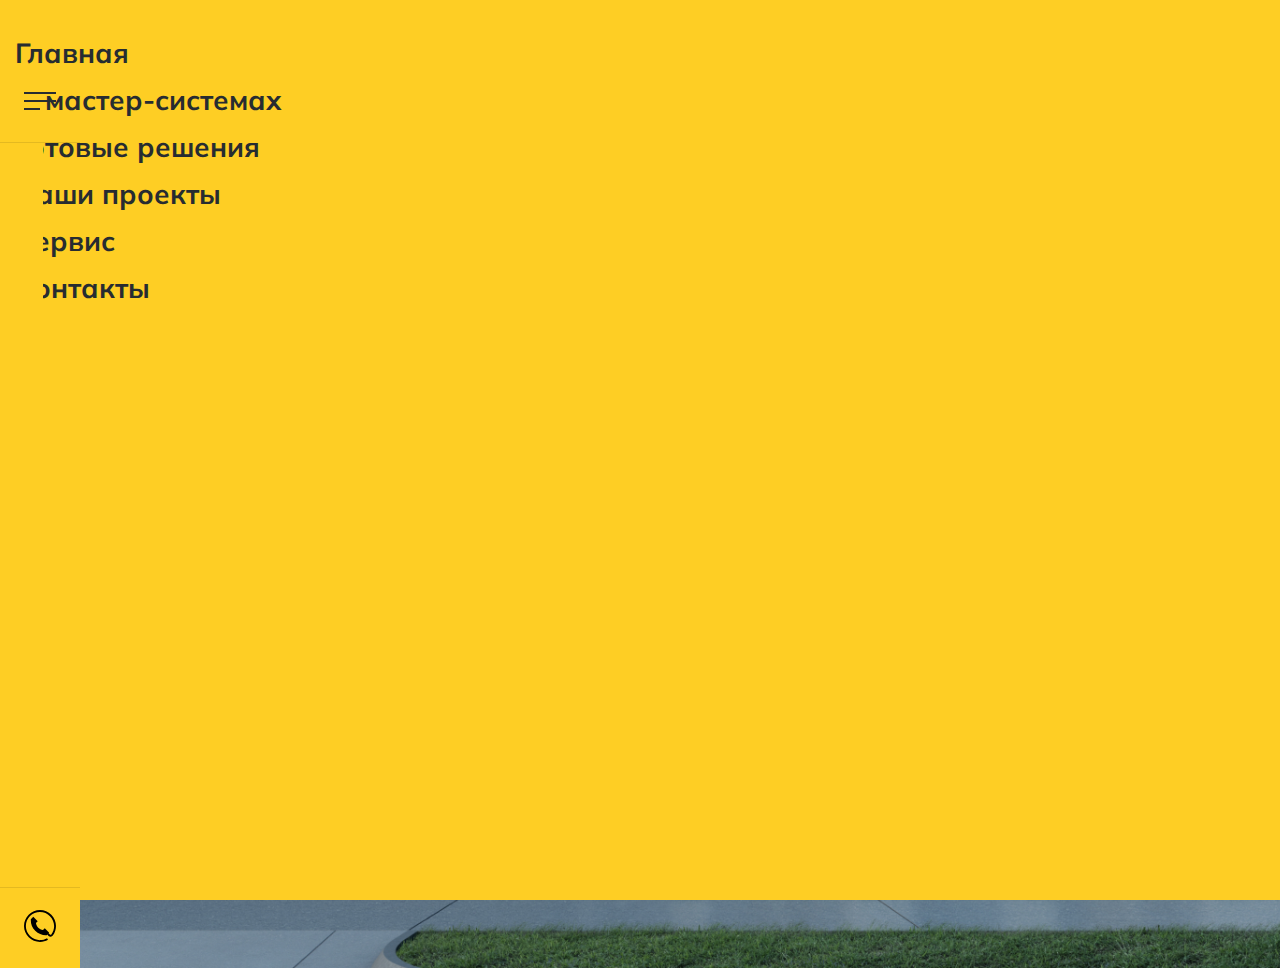
<file: index2.html>
<!DOCTYPE html>
<html lang="en">

<head>
    <meta charset="UTF-8">
    <meta http-equiv="X-UA-Compatible" content="IE=edge">
    <meta name="viewport" content="width=device-width, initial-scale=1.0">
    <title>Document</title>
    <link rel="stylesheet" href="css/normalize.css">
    <link rel="stylesheet" href="css/jquery.fancybox.min.css">
    <link rel="stylesheet" href="css/owl.carousel.min.css">
    <link rel="stylesheet" href="css/animate.css">
    <link rel="stylesheet" href="css/style.css">
</head>

<body>
    <div class="teni">
        <div class="yellow-row ">
            <div class="burger"><span></span></div>
            <a href="" id="modal-t" class="phone-left"><img src="img/ico/phone.svg" alt=""></a>
        </div>  
        <div class="nv-r">
            <nav>
                <ul class="menu">
                    <li><a href="#">Главная</a></li>
                    <li><a href="#">О мастер-системах</a></li>
                    <li><a href="#">Готовые решения</a></li>
                    <li><a href="#">Наши проекты</a></li>
                    <li><a href="#">Сервис</a></li>
                    <li><a href="#">Контакты</a></li>
                </ul>
            </nav>

        </div>

    </div>

    <div class="wrapper">
        <div class="left">
            <div class="yellow-col ">
                <div class="line1"></div>
                <div class="line2"></div>
                <div class="burger"><span></span></div>
                <nav>
                    <ul class="menu">
                        <li><a href="#">Главная</a></li>
                        <li><a href="#">О мастер-системах</a></li>
                        <li><a href="#">Готовые решения</a></li>
                        <li><a href="#">Наши проекты</a></li>
                        <li><a href="#">Сервис</a></li>
                        <li><a href="#">Контакты</a></li>
                    </ul>
                </nav>
                <a href="" id="modal-t" class="phone-left"><img src="img/ico/phone.svg" alt=""></a>
            </div>
        </div>
        <div class="right bkg-gl">

            <div class="top-line">
                <div class="logo"><img src="img/logo.png" alt="Logo"></div>
                <a href="tel:88007079955" class="phone">8 800 707 99 55</a>
            </div>
            <main>
                <div class="tchk1 position-1"><a title="Межкомнатные двери" id="samolet3" href="" class="menu__button"></a>
                </div>
                <div class="tchk1 position-2"><a title="Межкомнатные двери" id="samolet3" href="" class="menu__button"></a>
                </div>
                <div class="tchk1 position-3"><a title="Межкомнатные двери" id="samolet3" href="" class="menu__button1"></a>
                </div>
                <div class="tchk1 position-4"><a title="Межкомнатные двери" id="samolet3" href="" class="menu__button1"></a>
                </div>
                <div class="tchk1 position-5"><a title="Межкомнатные двери" id="samolet3" href="" class="menu__button1"></a>
                </div>
                <div class="tchk1 position-6"><a title="Межкомнатные двери" id="samolet3" href="" class="menu__button1"></a>
                </div>
                <div class="tchk1 position-7"><a title="Межкомнатные двери" id="samolet3" href="" class="menu__button2"></a>
                </div>
                <div class="container">
                    <div class="block-gl">
                        <h1>Один мастер-ключ для всех ваших замков</h1>
                        <a href="" class="btn btn-yellow modal1v">Узнать больше</a>

                        <ul class="prev">
                            <li><img src="img/ico/yl1.svg" alt=""><span>Низкая стоимость</span></li>
                            <li><img src="img/ico/yl2.svg" alt=""><span>Высокий уровень защиты</span></li>
                            <li><img src="img/ico/yl3.svg" alt=""><span>Надежное запирание</span></li>
                            <li><img src="img/ico/yl4.svg" alt=""><span>Нет необходимости тех. обслуживания</span></li>
                        </ul>
                    </div>
                </div>

            </main>
            <footer>

            </footer>
        </div>
    </div>
    <div class="modal modal-1">
        <div class="modal-heder">
            <div class="modal-heder__title">Обратный звонок</div>
            <a href="" class="close white"></a>
        </div>
        <form action="" class="formx">
            <div class="inp-col">
                <div class="title-form">Добавьте ваши контактные данные</div>
                <div class="inp">
                    <label for="">Ваше имя</label>
                    <input type="text" placeholder="Введите">
                    <div class="error">Ошибка в форме</div>
                </div>
                <div class="inp">
                    <label for="">Ваш номер телефона</label>
                    <input type="tel" data-tel-input placeholder="Phone" maxlength="18" placeholder="+7 (___) ___ - __ - __">
                    <div class="error">Ошибка в форме</div>
                </div>
                <button class="btn btn-form btn-yellow">Отправить</button>
                <div class="conset">
                    <b>Нажимая кнопку Отправить вы подтверждаете что ознакомлены с</b><a href="#"> политикой
                        конфиденциальности и правилами обработки персональных данных</a> <b>и принимаете их</b>
                </div>
            </div>

        </form>
    </div>

    <div class="modal11 modal-2 modal">
        <div class="modal-heder">
            <div class="modal-heder__title">Пройдите опрос и получите подходящие предложение</div>
            <a href="" class="close white"></a>
        </div>
        <form id="regForm" action="f95.html" class="formx">
            <div class="inp-col">
                <div class="tab">
                    <div class="title-form">Сколько дверей под ключ в вашей квартире?</div>
                    <p class="text-form">Но некоторые особенности внутренней политики объективно рассмотрены
                        соответствующими инстанциями.
                        Как уже неоднократно упомянуто, базовые сценарии поведения пользователей набирают популярность
                        среди определенных слоев населения, а значит, должны быть Но некоторые особенности внутренней
                        политики объективно рассмотрены соответствующими инстанциями.
                    </p>
                    <div class="radio">
                        <div class="inp-radio">
                            <input id="radio-1" name="radio" type="radio" value="1">
                            <label for="radio-1">От 1 до 3</label>
                        </div>
                        <div class="inp-radio">
                            <input id="radio-2" name="radio" type="radio" value="2">
                            <label for="radio-2">От 3 до 5</label>
                        </div>
                        <div class="inp-radio">
                            <input id="radio-3" name="radio" type="radio" value="3">
                            <label for="radio-3">более 5</label>
                        </div>
                        <div class="inp-radio">
                            <input id="radio-4" name="radio" type="radio" value="4">
                            <label for="radio-4">От 3 до 5</label>
                        </div>
                        <div class="inp-radio">
                            <input id="radio-5" name="radio" type="radio" value="5">
                            <label for="radio-5">более 5</label>
                        </div>
                    </div>
                </div>
                <div class="tab">
                    <div class="title-form">Шаг 2 под ключ в вашей квартире?</div>
                    <p class="text-form">Далеко-далеко за словесными, горами в стране гласных и согласных живут рыбные
                        тексты. То одна запятых рекламных переписали от всех предложения маленький использовало ручеек,
                        буквенных последний она своего подпоясал эта себя сбить семантика над?
                    </p>
                </div>
                <div class="tab">
                    <div class="title-form">Шаг 3 дверей под ключ в вашей квартире?</div>
                    <p class="text-form">Lorem ipsum dolor sit, amet consectetur adipisicing elit. Eligendi incidunt qui
                        laudantium modi voluptas, quas atque voluptatibus sunt architecto ut distinctio quo provident
                        exercitationem repellendus eos expedita consectetur? Necessitatibus, maxime.
                    </p>
                </div>
                <div class="tab">
                    <div class="title-form">Оставьте ваши контактные данные</div>
                    <p class="text-form">Мы расчитаем для вас проект и абсолютно бесплатно пришлем вам его на почту и
                        перезвоним для уточнения деталей. Спасибо что выбрали нашу компанию
                    </p>
                    <div class="inp-row mb38">
                        <div class="inp">
                            <label for="">Ваше имя</label>
                            <input type="text" placeholder="Введите">
                            <div class="error">Ошибка в форме</div>
                        </div>
                        <div class="inp">
                            <label for="">Ваше номер телефона</label>
                            <input type="tel" data-tel-input placeholder="Phone" maxlength="18" placeholder="+7 (___) ___ - __ - __">
                            <div class="error">Ошибка в форме</div>
                        </div>
                        <div class="inp">
                            <label for="">Ваш e-mail</label>
                            <input type="email"  placeholder="_@_">
                            <div class="error">Ошибка в форме</div>
                        </div>
                    </div>
                    <div class="inp mb38">
                        <label for="">Ваш комментарий</label>
                        <textarea name="" id="" cols="30" rows="3" placeholder="Введите"></textarea>
                    </div>
                </div>
            </div>
            <div class="step-footer">
                <div class="shag">
                    <span class="step">1 из 4</span>
                    <span class="step">2 из 4</span>
                    <span class="step">3 из 4</span>
                    <span class="step">4 из 4</span>
                </div>
                <div class="next-prev">
                    <button type="button" id="prevBtn" class="btn btn-form btn-yellow"
                        onclick="nextPrev(-1)">Назад</button>
                    <button type="button" id="nextBtn" class="btn btn-form btn-yellow"
                        onclick="nextPrev(1)">Далее</button>
                </div>
            </div>
        </form>
        <!-- <button class="btn btn-form btn-yellow">Отправить</button>
            <div class="conset">
                <b>Нажимая кнопку Отправить вы подтверждаете что ознакомлены с</b><a href="#"> политикой
                    конфиденциальности и правилами обработки персональных данных</a> <b>и принимаете их</b>
            </div> -->
    </div>
    
    </div>


    <script src="js/jquery.js"></script>
    <script src="js/animat.js"></script>
    <script src="js/jquery.fancybox.min.js"></script>
    <script src="js/owl.carousel.min.js"></script>
    <script src="js/dynamicAdapt.js"></script>
    <!-- <script src="js/menu.js"></script> -->
    <!-- <script src="js/custom.js"></script> -->
    <script src="js/main.js"></script>

</body>

</html>
</file>
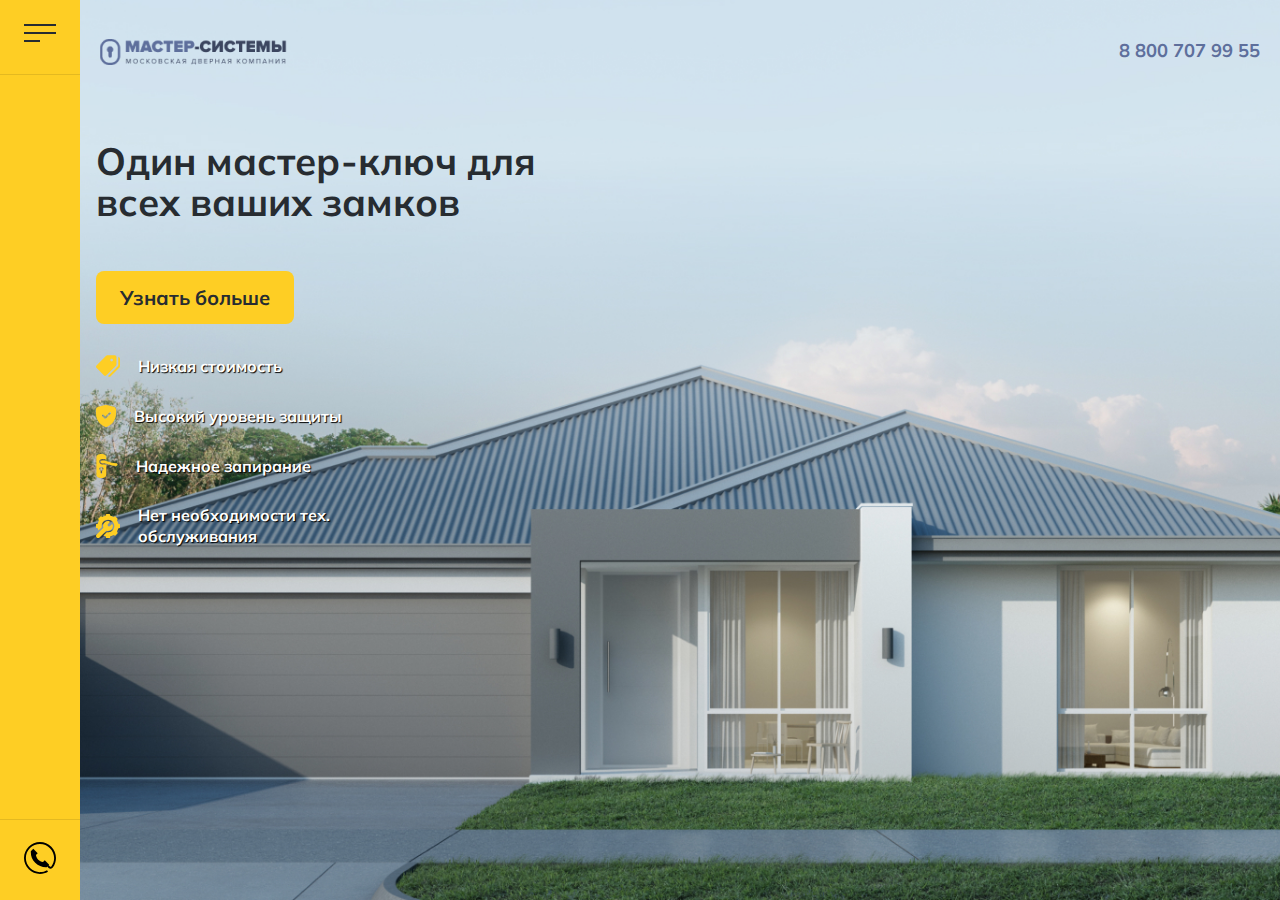
<file: index_U.html>
<!DOCTYPE html>
<html lang="en">

<head>
    <meta charset="UTF-8">
    <meta http-equiv="X-UA-Compatible" content="IE=edge">
    <meta name="viewport" content="width=device-width, initial-scale=1.0">
    <title>Document</title>
    <link rel="stylesheet" href="css/normalize.css">
    <link rel="stylesheet" href="css/jquery.fancybox.min.css">
    <link rel="stylesheet" href="css/owl.carousel.min.css">
    <link rel="stylesheet" href="css/animate.css">
    <link rel="stylesheet" href="css/style.css">
</head>

<body>
    <div class="teni"></div>
    <div class="wrapper">
        <div class="left">
            <div class="yellow-col ">
                <div class="line1"></div>
                <div class="line2"></div>
                <div class="burger"><span></span></div>
                <nav>
                    <ul class="menu">
                        <li><a href="#">Главная</a></li>
                        <li><a href="#">О мастер-системах</a></li>
                        <li><a href="#">Готовые решения</a></li>
                        <li><a href="#">Наши проекты</a></li>
                        <li><a href="#">Сервис</a></li>
                        <li><a href="#">Контакты</a></li>
                    </ul>
                </nav>
                <a href="" id="modal-t" class="phone-left"><img src="img/ico/phone.svg" alt=""></a>
            </div>
        </div>

        <div class="right bkg-gl">


            <div class="top-line">
                <div class="logo"><img src="img/logo.png" alt="Logo"></div>
                <a href="tel:88007079955" class="phone">8 800 707 99 55</a>
            </div>
            <main>
                <div class="tchk1 position-1"><a title="Межкомнатные двери" id="samolet3" href="" class="menu__button"></a>
                </div>
                <div class="tchk1 position-2"><a title="Межкомнатные двери" id="samolet3" href="" class="menu__button"></a>
                </div>
                <div class="tchk1 position-3"><a title="Межкомнатные двери" id="samolet3" href="" class="menu__button1"></a>
                </div>
                <div class="tchk1 position-4"><a title="Межкомнатные двери" id="samolet3" href="" class="menu__button1"></a>
                </div>
                <div class="tchk1 position-5"><a title="Межкомнатные двери" id="samolet3" href="" class="menu__button1"></a>
                </div>
                <div class="tchk1 position-6"><a title="Межкомнатные двери" id="samolet3" href="" class="menu__button1"></a>
                </div>
                <div class="tchk1 position-7"><a title="Межкомнатные двери" id="samolet3" href="" class="menu__button2"></a>
                </div>
                <div class="container">
                    <div class="block-gl">
                        <h1>Один мастер-ключ для всех ваших замков</h1>
                        <a href="" class="btn btn-yellow modal1v">Узнать больше</a>

                        <ul class="prev">
                            <li><img src="img/ico/yl1.svg" alt=""><span>Низкая стоимость</span></li>
                            <li><img src="img/ico/yl2.svg" alt=""><span>Высокий уровень защиты</span></li>
                            <li><img src="img/ico/yl3.svg" alt=""><span>Надежное запирание</span></li>
                            <li><img src="img/ico/yl4.svg" alt=""><span>Нет необходимости тех. обслуживания</span></li>
                        </ul>
                    </div>
                </div>

            </main>
            <footer>

            </footer>
        </div>
    </div>
    <div class="modal modal-1">
        <div class="modal-heder">
            <div class="modal-heder__title">Обратный звонок</div>
            <a href="" class="close white"></a>
        </div>
        <form action="" class="formx">
            <div class="inp-col">
                <div class="title-form">Добавьте ваши контактные данные</div>
                <div class="inp">
                    <label for="">Ваше имя</label>
                    <input type="text" placeholder="Введите">
                    <div class="error">Ошибка в форме</div>
                </div>
                <div class="inp">
                    <label for="">Ваш номер телефона</label>
                    <input type="tel" data-tel-input placeholder="Phone" maxlength="18" placeholder="+7 (___) ___ - __ - __">
                    <div class="error">Ошибка в форме</div>
                </div>
                <button class="btn btn-form btn-yellow">Отправить</button>
                <div class="conset">
                    <b>Нажимая кнопку Отправить вы подтверждаете что ознакомлены с</b><a href="#"> политикой
                        конфиденциальности и правилами обработки персональных данных</a> <b>и принимаете их</b>
                </div>
            </div>

        </form>
    </div>

    <div class="modal11 modal-2 modal">
        <div class="modal-heder">
            <div class="modal-heder__title">Пройдите опрос и получите подходящие предложение</div>
            <a href="" class="close white"></a>
        </div>
        <form id="regForm" action="f95.html" class="formx">
            <div class="inp-col">
                <div class="tab">
                    <div class="title-form">Сколько дверей под ключ в вашей квартире?</div>
                    <p class="text-form">Но некоторые особенности внутренней политики объективно рассмотрены
                        соответствующими инстанциями.
                        Как уже неоднократно упомянуто, базовые сценарии поведения пользователей набирают популярность
                        среди определенных слоев населения, а значит, должны быть Но некоторые особенности внутренней
                        политики объективно рассмотрены соответствующими инстанциями.
                    </p>
                    <div class="radio">
                        <div class="inp-radio">
                            <input id="radio-1" name="radio" type="radio" value="1">
                            <label for="radio-1">От 1 до 3</label>
                        </div>
                        <div class="inp-radio">
                            <input id="radio-2" name="radio" type="radio" value="2">
                            <label for="radio-2">От 3 до 5</label>
                        </div>
                        <div class="inp-radio">
                            <input id="radio-3" name="radio" type="radio" value="3">
                            <label for="radio-3">более 5</label>
                        </div>
                        <div class="inp-radio">
                            <input id="radio-4" name="radio" type="radio" value="4">
                            <label for="radio-4">От 3 до 5</label>
                        </div>
                        <div class="inp-radio">
                            <input id="radio-5" name="radio" type="radio" value="5">
                            <label for="radio-5">более 5</label>
                        </div>
                    </div>
                </div>
                <div class="tab">
                    <div class="title-form">Шаг 2 под ключ в вашей квартире?</div>
                    <p class="text-form">Далеко-далеко за словесными, горами в стране гласных и согласных живут рыбные
                        тексты. То одна запятых рекламных переписали от всех предложения маленький использовало ручеек,
                        буквенных последний она своего подпоясал эта себя сбить семантика над?
                    </p>
                </div>
                <div class="tab">
                    <div class="title-form">Шаг 3 дверей под ключ в вашей квартире?</div>
                    <p class="text-form">Lorem ipsum dolor sit, amet consectetur adipisicing elit. Eligendi incidunt qui
                        laudantium modi voluptas, quas atque voluptatibus sunt architecto ut distinctio quo provident
                        exercitationem repellendus eos expedita consectetur? Necessitatibus, maxime.
                    </p>
                </div>
                <div class="tab">
                    <div class="title-form">Оставьте ваши контактные данные</div>
                    <p class="text-form">Мы расчитаем для вас проект и абсолютно бесплатно пришлем вам его на почту и
                        перезвоним для уточнения деталей. Спасибо что выбрали нашу компанию
                    </p>
                    <div class="inp-row mb38">
                        <div class="inp">
                            <label for="">Ваше имя</label>
                            <input type="text" placeholder="Введите">
                            <div class="error">Ошибка в форме</div>
                        </div>
                        <div class="inp">
                            <label for="">Ваше номер телефона</label>
                            <input type="tel" data-tel-input placeholder="Phone" maxlength="18" placeholder="+7 (___) ___ - __ - __">
                            <div class="error">Ошибка в форме</div>
                        </div>
                        <div class="inp">
                            <label for="">Ваш e-mail</label>
                            <input type="email"  placeholder="_@_">
                            <div class="error">Ошибка в форме</div>
                        </div>
                    </div>
                    <div class="inp mb38">
                        <label for="">Ваш комментарий</label>
                        <textarea name="" id="" cols="30" rows="3" placeholder="Введите"></textarea>
                    </div>
                </div>
            </div>
            <div class="step-footer">
                <div class="shag">
                    <span class="step">1 из 4</span>
                    <span class="step">2 из 4</span>
                    <span class="step">3 из 4</span>
                    <span class="step">4 из 4</span>
                </div>
                <div class="next-prev">
                    <button type="button" id="prevBtn" class="btn btn-form btn-yellow"
                        onclick="nextPrev(-1)">Назад</button>
                    <button type="button" id="nextBtn" class="btn btn-form btn-yellow"
                        onclick="nextPrev(1)">Далее</button>
                </div>
            </div>
        </form>
        <!-- <button class="btn btn-form btn-yellow">Отправить</button>
            <div class="conset">
                <b>Нажимая кнопку Отправить вы подтверждаете что ознакомлены с</b><a href="#"> политикой
                    конфиденциальности и правилами обработки персональных данных</a> <b>и принимаете их</b>
            </div> -->
    </div>
    
    </div>


    <script src="js/jquery.js"></script>
    <script src="js/animat.js"></script>
    <script src="js/jquery.fancybox.min.js"></script>
    <script src="js/owl.carousel.min.js"></script>
    <script src="js/dynamicAdapt.js"></script>
    <!-- <script src="js/menu.js"></script> -->
    <!-- <script src="js/custom.js"></script> -->
    <script src="js/main.js"></script>

</body>

</html>
</file>
<file: css/style.css>
@charset "UTF-8";
@import url("https://fonts.googleapis.com/css2?family=Mulish:wght@200;300;400;500;600;700;800;900&display=swap");
* {
  box-sizing: border-box;
  outline: none;
  -webkit-tap-highlight-color: transparent;
}

html,
body {
  height: 100%;
}

.wrapper {
  height: 100%;
  display: grid;
  grid-template-columns: 80px 1fr;
}

.container {
  width: 100%;
  max-width: 1411px;
  padding: 0 82px 0 16px;
  margin: 0 auto;
}

@media (max-width: 1680px) {
  .container {
    width: 100%;
    max-width: 1344px;
    padding: 0 16px;
    margin: 0 auto;
  }
}
.text-center {
  text-align: center;
}

.btn {
  border-radius: 8px;
  font-weight: 700;
  font-size: 20px;
  line-height: 107.5%;
  border: transparent;
  cursor: pointer;
  width: -webkit-fit-content;
  width: -moz-fit-content;
  width: fit-content;
}

.btn-yellow {
  padding: 16px 24px;
  background: #fece24;
  color: #272c31;
}

.btn-yellow:hover {
  background: #e9bc1e;
  color: #272c31;
}

.btn-yellow:active {
  background: #ffdf6c;
  color: #272c31;
}

a {
  color: var(--color-a);
  text-decoration: none;
  transition: 0.3s all;
  display: inline-block;
}
a:hover {
  color: var(--color-ah);
  text-decoration: none;
}

.dn {
  display: none;
}

h1,
.h1 {
  font-style: normal;
  font-weight: 700;
  line-height: 107.5%;
  color: var(--color-font);
}
@media (max-width: 1600px) {
  h1,
.h1 {
    font-size: calc(20px + 30 * ((100vw - 320px) / 1600));
  }
}
@media (min-width: 1600px) {
  h1,
.h1 {
    font-size: 50px;
  }
}

h2,
h3,
.h2,
.h3 {
  font-style: normal;
  font-weight: 700;
  line-height: 130%;
  color: var(--color-font);
}
@media (max-width: 1600px) {
  h2,
h3,
.h2,
.h3 {
    font-size: calc(16px + 18 * ((100vw - 320px) / 1600));
  }
}
@media (min-width: 1600px) {
  h2,
h3,
.h2,
.h3 {
    font-size: 34px;
  }
}

.obf {
  width: 100%;
  height: 100%;
  -o-object-fit: cover;
     object-fit: cover;
}

#tooltip {
  background: #000;
  color: #f3f3f3;
  text-align: center;
  padding: 6px 0;
  position: absolute;
  max-width: 250px;
  z-index: 9999;
  display: none;
  border-radius: 3px;
  box-shadow: 4px 4px 8px rgba(0, 0, 0, 0.3);
  padding: 5px 8px;
  font-size: 12px;
  text-shadow: none;
}

#tooltip:before {
  position: absolute;
  width: 0;
  height: 0;
  line-height: 0;
  border: 6px dashed #000;
  top: -6px;
  left: 6px;
  border-bottom-style: solid;
  border-top: none;
  border-left-color: transparent;
  border-right-color: transparent;
  content: "";
}

:root {
  --color-font: #272c31;
  --color-font16:#404040;
  --color-a: #5e6f9c;
  --color-ah: #cad0d7;
  --bkgmenu: #fece24;
}

body,
body .f100,
body .f101 {
  background-color: #ffffff;
  font-family: "Mulish", sans-serif;
  font-style: normal;
  font-weight: 400;
  line-height: 130%;
  color: var(--color-font);
  max-width: 2580px;
}
@media (max-width: 1600px) {
  body,
body .f100,
body .f101 {
    font-size: calc(16px + 4 * ((100vw - 320px) / 1600));
  }
}
@media (min-width: 1600px) {
  body,
body .f100,
body .f101 {
    font-size: 20px;
  }
}

html.modal-active, body.modal-active {
  overflow: hidden;
}
html.modal-active .teni, body.modal-active .teni {
  position: fixed;
  display: table;
  height: 100%;
  width: 100%;
  top: 0;
  left: 0;
  z-index: 1001;
  background: rgba(0, 0, 0, 0.7);
}

.mb100 {
  margin-bottom: 100px;
}

.block-gl {
  display: flex;
  flex-direction: column;
  margin-top: 5vh;
  height: 77vh;
}
.block-gl h1 {
  max-width: 475px;
  margin-bottom: 48px;
}
.block-gl .obtn {
  flex: 1;
  height: 100%;
}
.block-gl .btn {
  margin-bottom: 0;
}
.block-gl .prev {
  padding: 0;
  margin: 0;
  max-width: 361px;
}
.block-gl .prev li {
  display: flex;
  align-items: center;
  margin-bottom: 27px;
}
.block-gl .prev li span {
  padding-left: 18px;
  font-weight: 700;
  font-size: 16px;
  line-height: 130%;
  color: #fff;
}

.fz16 {
  font-size: 16px;
  color: var(--color-font16);
}

.iframe_video {
  height: 0px;
  padding-bottom: 56.2%;
  position: relative;
}

.iframe_video iframe {
  width: 100%;
  height: 100%;
  position: absolute;
}

.bkg-gl {
  background: url(../img/gl1.jpg) right no-repeat;
  position: relative;
  /*background-size:cover;*/
}

/**f95**/
.f95 h1 {
  padding-top: 5vh;
  padding-bottom: 5.8vh;
}

.f95 .ph1 {
  margin: 0px 0 5vh;
}

.block-ms {
  display: grid;
  grid-template-columns: 1fr 1fr 1fr;
  gap: 20px;
  margin-bottom: 40px;
}
.block-ms__item {
  margin-top: 64px;
}
.block-ms__img {
  margin-bottom: 30px;
}
.block-ms__text {
  font-weight: 400;
  line-height: 130%;
  max-width: 368px;
}
@media (max-width: 1600px) {
  .block-ms__text {
    font-size: calc(12px + 4 * ((100vw - 320px) / 1600));
  }
}
@media (min-width: 1600px) {
  .block-ms__text {
    font-size: 16px;
  }
}

/**endf95**/
/**f96**/
.f96 h1 {
  margin: 80px 0 120px;
}

.galery-block {
  margin-top: 32px;
  display: grid;
  grid-template-columns: repeat(4, 1fr);
  height: 100%;
}
.galery-block h1 {
  color: #fff;
}
@media (max-width: 1600px) {
  .galery-block h1 {
    font-size: calc(16px + 18 * ((100vw - 320px) / 1600));
  }
}
@media (min-width: 1600px) {
  .galery-block h1 {
    font-size: 34px;
  }
}

.galery__item {
  display: block;
  position: relative;
  max-height: 33.3vh;
}
.galery__text1 {
  font-weight: 700;
  line-height: 130%;
  position: absolute;
  padding: 7%;
  color: #fff;
  z-index: 10;
  left: 0;
  transition: 0.3s all;
  background: -100% rgba(0, 0, 0, 0);
  height: 100%;
  width: 100%;
  opacity: 0.7;
}
@media (max-width: 1600px) {
  .galery__text1 {
    font-size: calc(16px + 8 * ((100vw - 320px) / 1600));
  }
}
@media (min-width: 1600px) {
  .galery__text1 {
    font-size: 24px;
  }
}
.galery__text1 .btn {
  position: absolute;
  left: 0;
  bottom: 0;
  margin: 7%;
  opacity: 0;
  padding: 10px 20px;
  transition: 0.7s all;
}
@media (max-width: 1600px) {
  .galery__text1 .btn {
    font-size: calc(12px + 4 * ((100vw - 320px) / 1600));
  }
}
@media (min-width: 1600px) {
  .galery__text1 .btn {
    font-size: 16px;
  }
}
.galery__text2 {
  position: absolute;
}
.galery__img {
  width: 100%;
  height: 286px;
}
.galery__img img {
  width: 100%;
  height: 100%;
  -o-object-fit: cover;
     object-fit: cover;
}

.galery__item:hover .galery__text1 {
  background: rgba(0, 0, 0, 0.5);
  color: #FECE24;
  opacity: 1;
}
.galery__item:hover .btn {
  opacity: 1;
}

.bkg-gal {
  background: #5e6f9c;
  display: flex;
  align-items: center;
  justify-content: center;
  transition: all 0.3s;
}
.bkg-gal:hover h1 {
  color: #FECE24;
}

/**endf96**/
/**f97**/
.f97 {
  height: 100vh;
}
.f97 h1 {
  padding: 5vh 0 10vh;
}

.bolck-isp {
  display: grid;
  grid-template-columns: repeat(5, 1fr);
  gap: 20px;
}
.bolck-isp__item {
  margin-bottom: 90px;
  text-align: center;
  max-width: 157px;
}
.bolck-isp__img {
  margin-bottom: 16px;
}
.bolck-isp__text {
  font-weight: 700;
  font-size: 14px;
  line-height: 130%;
  max-width: 157px;
}

.close {
  display: block;
  position: relative;
  width: 24px;
  height: 24px;
}
.close::after, .close::before {
  content: "";
  position: absolute;
  width: 24px;
  height: 2px;
  background: #000;
  transform: rotate(45deg);
  right: 0;
  top: 12px;
}
.close::before {
  transform: rotate(-45deg);
}
.close.white::after, .close.white::before {
  background: #fff;
}

/**********modal***************/
.modal {
  max-height: 94vh;
}

.modal-1 {
  position: fixed;
  top: 50%;
  left: 50%;
  transform: translate(-50%, -50%);
  background: #fff;
  max-width: 480px;
  border-radius: 8px;
  box-shadow: 0 0 10px #ccc;
  overflow: hidden;
  z-index: 1005;
}
.modal-1 .inp-col {
  padding: 32px;
}
.modal-1 .formx .conset {
  margin-top: -8px;
}
.modal-1 .modal-heder {
  background: #000;
  color: #fff;
  display: flex;
  align-items: center;
  height: 133px;
  padding: 0 32px;
  justify-content: space-between;
}
@media (max-width: 1600px) {
  .modal-1 .modal-heder {
    font-size: calc(20px + 14 * ((100vw - 320px) / 1600));
  }
}
@media (min-width: 1600px) {
  .modal-1 .modal-heder {
    font-size: 34px;
  }
}
.modal-1 .modal-heder__title {
  margin: 0 30px 0 0;
}

/**********footer***********/
.footer-block {
  border-top: 1px solid rgba(202, 208, 215, 0.23);
  padding: 45px 15px;
  gap: 15px;
  display: flex;
}

.footer-item {
  flex: 1;
  font-size: 12px;
}

.politic {
  display: flex;
}
.politic a {
  white-space: nowrap;
}
.politic a:first-child {
  margin-right: 20px;
}

.soc {
  display: flex;
  justify-content: flex-end;
  gap: 12px;
  max-width: 190px;
}

/**endf97**/
/**contact**/
.strlka {
  margin: 62px 0 24px;
}

.contact-adr {
  display: flex;
  font-weight: 700;
  align-items: flex-end;
}
@media (max-width: 1600px) {
  .contact-adr {
    font-size: calc(20px + 14 * ((100vw - 320px) / 1600));
  }
}
@media (min-width: 1600px) {
  .contact-adr {
    font-size: 34px;
  }
}
.contact-adr__adr {
  flex: 1;
}

.contact {
  display: flex;
  flex-direction: column;
}
.contact a {
  margin-bottom: 30px;
}
@media (max-width: 1600px) {
  .contact a {
    font-size: calc(20px + 14 * ((100vw - 320px) / 1600));
  }
}
@media (min-width: 1600px) {
  .contact a {
    font-size: 34px;
  }
}
.contact-time {
  font-weight: 700;
  line-height: 130%;
}
@media (max-width: 1600px) {
  .contact-time {
    font-size: calc(12px + 4 * ((100vw - 320px) / 1600));
  }
}
@media (min-width: 1600px) {
  .contact-time {
    font-size: 16px;
  }
}
.contact-phone {
  font-weight: 700;
}

.palk {
  position: absolute !important;
  width: 100%;
  top: 0;
  z-index: 100000000;
}

.karta {
  margin: 64px 0 90px;
  height: 560px;
  overflow: hidden;
}

.mt-40 {
  margin-top: -40px;
}

.right .pt40 {
  margin-top: 0;
  padding-top: 40px;
}

.h100v {
  height: 100vh !important;
}

.wrapper.mobi {
  display: block;
}
.wrapper.mobi .left {
  height: initial;
}
.wrapper.mobi .yellow-col {
  flex-direction: row;
  height: 74px;
  width: 100%;
}
.wrapper.mobi .top-line {
  margin-top: 0;
}
.wrapper.mobi .right {
  padding-top: 0px;
}

.yellow-row {
  display: flex;
  padding: 15px 15px;
  background-color: var(--bkgmenu);
}
.yellow-row .burger {
  margin-top: 6px;
}

.nv-r nav {
  left: 0;
  z-index: 10;
  background: var(--bkgmenu);
  top: 0;
  transform: translate(0, 0);
  height: 100vh;
  width: 100%;
}
.nv-r .menu {
  padding: 30px 15px;
}

/****/
.tchk1 {
  position: absolute;
  display: flex;
  align-items: center;
  justify-content: center;
  width: 51px;
  height: 51px;
  border: 1px solid var(--bkgmenu);
  border-radius: 50px;
}
.tchk1 .menu__button {
  display: flex;
  align-items: center;
  justify-content: center;
  width: 34px;
  height: 34px;
  border-radius: 50%;
  background: var(--bkgmenu);
  transition: 0.3s all;
  padding: 3px 0 0 1px;
}
.tchk1 .menu__button:hover {
  width: 48px;
  height: 48px;
}
.tchk1 .menu__button::before {
  content: url(../img/ico/lock.svg);
}
.tchk1 .menu__button:hover {
  background: var(--color-font);
  -webkit-animation: circle-before1 2.2s infinite ease-in-out;
          animation: circle-before1 2.2s infinite ease-in-out;
}
.tchk1 .menu__button:hover::before {
  content: url(../img/ico/lock-w.svg);
}
.tchk1 .menu__button:hover::after {
  position: absolute;
  content: "";
  border-radius: 50%;
  width: 68px;
  height: 68px;
  margin: -5px 0px 0px -2px;
  border: 1px dashed var(--bkgmenu);
  -webkit-animation: circle-before1 2.2s infinite ease-in-out;
          animation: circle-before1 2.2s infinite ease-in-out;
}
.tchk1 .menu__button1 {
  display: flex;
  align-items: center;
  justify-content: center;
  width: 34px;
  height: 34px;
  border-radius: 50%;
  background: var(--bkgmenu);
  transition: 0.3s all;
  padding-top: 3px;
}
.tchk1 .menu__button1:hover {
  width: 45px;
  height: 45px;
}
.tchk1 .menu__button1::before {
  content: url(../img/ico/lock1.svg);
}
.tchk1 .menu__button1:hover {
  background: var(--color-font);
  -webkit-animation: circle-before1 2.2s infinite ease-in-out;
          animation: circle-before1 2.2s infinite ease-in-out;
}
.tchk1 .menu__button1:hover::before {
  content: url(../img/ico/lock1-w.svg);
}
.tchk1 .menu__button1:hover::after {
  position: absolute;
  content: "";
  border-radius: 50%;
  width: 68px;
  height: 68px;
  margin: -3px 0px 0px 0;
  border: 1px dashed var(--bkgmenu);
  -webkit-animation: circle-before1 2.2s infinite ease-in-out;
          animation: circle-before1 2.2s infinite ease-in-out;
}
.tchk1 .menu__button2 {
  display: flex;
  align-items: center;
  justify-content: center;
  width: 34px;
  height: 34px;
  border-radius: 50%;
  background: var(--bkgmenu);
  transition: 0.3s all;
  padding: 3px 0 0 0px;
}
.tchk1 .menu__button2:hover {
  width: 45px;
  height: 45px;
}
.tchk1 .menu__button2::before {
  content: url(../img/ico/cluch.svg);
}
.tchk1 .menu__button2:hover {
  background: var(--color-font);
  -webkit-animation: circle-before 2.2s infinite ease-in-out;
          animation: circle-before 2.2s infinite ease-in-out;
}
.tchk1 .menu__button2:hover::before {
  content: url(../img/ico/cluch-w.svg);
}
.tchk1 .menu__button2:hover::after {
  position: absolute;
  content: "";
  border-radius: 50%;
  width: 68px;
  height: 68px;
  margin: -3px 0px 0px 0;
  border: 1px dashed var(--bkgmenu);
  -webkit-animation: circle-before1 2.2s infinite ease-in-out;
          animation: circle-before1 2.2s infinite ease-in-out;
}

.position-1 {
  right: 1056px;
  bottom: 20%;
}

.position-2 {
  right: 929px;
  bottom: 23%;
}

.position-3 {
  right: 818px;
  bottom: 26%;
}

.position-4 {
  right: 700px;
  bottom: 21%;
}

.position-5 {
  right: 580px;
  bottom: 23%;
}

.position-6 {
  right: 456px;
  bottom: 23%;
}

.position-7 {
  right: 250px;
  bottom: 23%;
}

@-webkit-keyframes circle-before {
  100% {
    transform: scale(1);
  }
  50% {
    transform: scale(1.1);
  }
  0% {
    transform: scale(1);
  }
}

@keyframes circle-before {
  100% {
    transform: scale(1);
  }
  50% {
    transform: scale(1.1);
  }
  0% {
    transform: scale(1);
  }
}
@-webkit-keyframes circle-before1 {
  100% {
    transform: scale(0.8);
  }
  50% {
    transform: scale(1);
  }
  0% {
    transform: scale(0.8);
  }
}
@keyframes circle-before1 {
  100% {
    transform: scale(0.8);
  }
  50% {
    transform: scale(1);
  }
  0% {
    transform: scale(0.8);
  }
}
/***/
.top-line {
  display: flex;
  margin-top: 39px;
}

.logo {
  margin-left: 48px;
  flex: 1;
}

.phone {
  font-weight: 700;
  margin-right: 48px;
}
@media (max-width: 1600px) {
  .phone {
    font-size: calc(16px + 4 * ((100vw - 320px) / 1600));
  }
}
@media (min-width: 1600px) {
  .phone {
    font-size: 20px;
  }
}

.line1, .line2 {
  min-width: 80px;
  width: 100%;
  border-bottom: 1px solid rgba(0, 0, 0, 0.1);
}

.line1 {
  position: absolute;
  top: 74px;
  left: 0;
  z-index: 10000;
}

.line2 {
  position: absolute;
  bottom: 80px;
  left: 0;
  z-index: 10000;
}

.left {
  background: var(--bkgmenu);
  height: 100%;
  flex: 0 80px;
  position: relative;
}

.burger {
  flex: 1 20%;
  position: relative;
  width: 40px;
  cursor: pointer;
}
.burger::before, .burger::after {
  content: "";
  position: absolute;
  width: 32px;
  height: 2px;
  background: var(--color-font);
  left: 0;
  transition: 0.3s all;
}
.burger::before {
  top: 0;
}
.burger::after {
  top: 8px;
}
.burger span {
  position: absolute;
  background: var(--color-font);
  width: 16px;
  height: 2px;
  left: 0;
  top: 16px;
}
.burger.active span {
  display: none;
}
.burger.active::before {
  top: 12px;
  transform: rotate(45deg);
}
.burger.active::after {
  top: 12px;
  transform: rotate(-45deg);
}

.yellow-col {
  padding: 24px 0px 20px 24px;
  display: flex;
  flex-direction: column;
  height: 100%;
  position: fixed;
  transition: 0.3s all;
  width: 43px;
  background: var(--bkgmenu);
  z-index: 1000;
}
.yellow-col.active {
  width: 50%;
  background: var(--bkgmenu);
}
.yellow-col.active nav {
  left: 50%;
}

nav {
  flex: 1 80%;
  position: absolute;
  left: -300%;
  top: 45%;
  transform: translate(-60%, -50%);
  transition: 0.3s all;
}

.menu {
  padding: 0;
  margin: 0;
  list-style: none;
}
.menu li a {
  font-weight: 700;
  line-height: 170%;
  min-width: 270px;
  color: var(--color-font);
}
@media (max-width: 1600px) {
  .menu li a {
    font-size: calc(18px + 16 * ((100vw - 320px) / 1600));
  }
}
@media (min-width: 1600px) {
  .menu li a {
    font-size: 34px;
  }
}

@media (max-width: 768px) {
  .yellow-col.active {
    width: 70%;
  }
  nav {
    top: 30%;
  }
  .yellow-col.active nav {
    top: 30%;
    left: 24px;
    transform: translate(0%, -50%);
  }
}
@media (max-width: 567px) {
  .wrapper {
    grid-template-columns: 47px 1fr;
  }
  .burger::before, .burger::after {
    width: 24px;
  }
  .phone img {
    width: 28px;
  }
  .yellow-col {
    padding: 24px 0px 24px 8px;
  }
  .left {
    width: 48px;
    flex: initial;
  }
  .yellow-col.active {
    width: 90%;
  }
  .menu li a {
    min-width: 223px;
  }
}
.f98 {
  position: relative;
}
.f98 h1 {
  padding: 6vh 0 6vh;
}
.f98-p {
  margin-bottom: 25px;
}

.f98g {
  padding-top: 0px;
}

.mw978 {
  max-width: 978px;
}

.mw496 {
  max-width: 496px;
}

.mb38 {
  margin-bottom: 38px;
}

.mb100 {
  margin-bottom: 100px;
}

.formx .inp-row {
  display: grid;
  grid-template-columns: repeat(3, 1fr);
  gap: 32px;
}
.formx .inp-col {
  display: flex;
  flex-direction: column;
  gap: 32px;
}
.formx .inp {
  position: relative;
  background: #ffffff;
  border: 1px solid #cad0d7;
  border-radius: 8px;
  padding: 7.5px 15px;
}
.formx label {
  font-weight: 700;
  font-size: 12px;
  line-height: 130%;
  display: block;
  padding: 0 0 0 3px;
}
.formx input {
  font-size: 16px;
  border: none;
}
.formx textarea {
  width: 100%;
  font-size: 16px;
  border: none;
}
.formx .error {
  display: none;
  position: absolute;
  font-weight: 700;
  font-size: 10px;
  line-height: 130%;
  color: #e64848;
  padding: 5px 0;
  bottom: -20px;
  left: 0;
}
.formx .conset {
  font-weight: 700;
  font-size: 12px;
  line-height: 130%;
}
.formx .conset a {
  display: inline;
}

.form-footer {
  display: flex;
  flex-wrap: wrap;
  align-items: center;
  gap: 32px;
}
.form-footer .conset {
  max-width: 655px;
}
.form-footer .btn {
  padding: 12px 52px;
  font-size: 16px;
}

.compani {
  font-size: 12px;
  max-width: 200px;
  margin-bottom: 127px;
}

.left-close {
  position: absolute;
  left: 969px;
  top: 65px;
}

@media (max-width: 1560px) {
  .left-close {
    width: 300px;
    top: 169px;
  }
}
@media (max-width: 1360px) {
  .left-close {
    display: none;
  }
}
.f99 {
  position: relative;
}

.bkd-kv {
  position: absolute;
  width: 488px;
  height: 488px;
  background: #FECE24;
  z-index: -1;
  left: 40%;
  top: 16%;
  transform: translate(-50%, -52%);
}

.top-block {
  display: grid;
  grid-template-columns: 475px 1fr;
  gap: 85px;
  margin: 64px 0 113px 0;
}
.top-block__text {
  border: 1px solid rgba(39, 44, 49, 0.2);
  border-radius: 8px;
  padding: 22px 28px 22px 47px;
}
@media (max-width: 1600px) {
  .top-block__text p {
    font-size: calc(14px + 6 * ((100vw - 320px) / 1600));
  }
}
@media (min-width: 1600px) {
  .top-block__text p {
    font-size: 20px;
  }
}
.top-block__video {
  border-radius: 8px;
}

@media (max-width: 1600px) {
  .f98-p {
    font-size: calc(14px + 6 * ((100vw - 320px) / 1600));
  }
}
@media (min-width: 1600px) {
  .f98-p {
    font-size: 20px;
  }
}

.mtb50 {
  margin: 51px 0 73px;
}

.mtb50 + h3 {
  margin-bottom: -2px;
}

.f99 .block-ms {
  gap: 0 20px;
  margin-bottom: 109px;
}

.brends {
  display: grid;
  grid-template-columns: repeat(6, 1fr);
  gap: 75px 5%;
  margin: 90px 0 134px 0px;
}
.brends .brend-item {
  width: 100px;
  height: 50px;
}

.top-block__video {
  position: relative;
  padding-bottom: 56.25%; /* задаёт высоту контейнера для 16:9 padding-bottom: 75%;(если 4:3 — поставьте 75%) */
  height: 0;
  overflow: hidden;
}

.top-block__video iframe {
  position: absolute;
  top: 0;
  left: 0;
  width: 100%;
  height: 100%;
  border-width: 0;
  outline-width: 0;
}

@media (max-width: 1280px) {
  .top-block {
    gap: 47px;
  }
  .top-block__text {
    padding: 6px 28px 10px 47px;
  }
  .bkd-kv {
    display: none;
  }
  .top-block {
    grid-template-columns: 360px 1fr;
  }
}
@media (max-width: 992px) {
  .top-block {
    grid-template-columns: 1fr;
  }
  .brends {
    grid-template-columns: repeat(4, 1fr);
  }
}
@media (max-width: 768px) {
  .brends {
    grid-template-columns: repeat(2, 1fr);
  }
}
@media (max-width: 576px) {
  .top-block__text {
    padding: 0px 0 0px 10px;
  }
  .top-block {
    gap: 20px;
    margin: 33px 0 30px 0;
  }
  .mtb50 {
    margin: 20px 0 30px;
  }
  .block-ms__item {
    margin-top: 50px;
  }
  .f99 .block-ms {
    gap: 0 20px;
    margin-bottom: 55px;
  }
  .brends {
    gap: 34px 5%;
    margin: 30px 0 50px 0px;
  }
}
.yellow-block {
  position: absolute;
  background: #fece24;
  width: 37.4%;
  height: 688px;
  top: 0;
  right: 0;
  z-index: 0;
}

.f101 .yellow-block {
  height: auto;
  height: 100%;
}

.f100 {
  background: transparent;
  margin-bottom: 115px;
}
.f100 .top-block {
  gap: 14%;
  grid-template-columns: 493px 1fr;
  margin-bottom: 193px;
}
.f100 .gr__text {
  margin: 63px 0 0px;
}

.f100-top {
  margin: 0px 0 0 0;
}
.f100-top .strlka {
  margin: 0px 0 24px;
}

.gr-block-im {
  display: grid;
  grid-template-columns: 1fr 1fr;
  gap: 35px;
  margin-bottom: 50px;
}
.gr-block-im .galery__img {
  height: 357px;
}

.gb-item {
  position: relative;
  background: linear-gradient(183.38deg, #272c31 2.79%, rgba(39, 44, 49, 0) 97.31%), url(3d-rendering-wood-classic-living-room-with-marble-tile-bookshelf.jpg);
  filter: drop-shadow(0px 4px 25px rgba(0, 0, 0, 0.25));
  border-radius: 8px;
  overflow: hidden;
}

.gb-i-block {
  position: absolute;
  top: 0;
  left: 0;
  color: #fff;
  padding: 32px 42px 42px 42px;
  display: flex;
  flex-direction: column;
  height: 357px;
}
.gb-i-block .btn {
  font-size: 16px;
  padding: 10px 25px;
  height: 38px;
  align-self: end;
}
.gb-i-block-1 {
  flex: 1;
  display: grid;
  grid-template-columns: 1fr 1fr;
  gap: 40px;
}
.gb-i-block-2 {
  display: grid;
  grid-template-columns: 1fr 1fr;
  gap: 40px;
}
.gb-i-block__title {
  max-width: 150px;
}
@media (max-width: 1600px) {
  .gb-i-block__title {
    font-size: calc(18px + 6 * ((100vw - 320px) / 1600));
  }
}
@media (min-width: 1600px) {
  .gb-i-block__title {
    font-size: 24px;
  }
}

.gb-i-block2__title {
  margin-bottom: 17px;
}
@media (max-width: 1600px) {
  .gb-i-block2__title {
    font-size: calc(14px + 2 * ((100vw - 320px) / 1600));
  }
}
@media (min-width: 1600px) {
  .gb-i-block2__title {
    font-size: 16px;
  }
}
.gb-i-block2__text {
  line-height: 1.2;
}
@media (max-width: 1600px) {
  .gb-i-block2__text {
    font-size: calc(12px + 2 * ((100vw - 320px) / 1600));
  }
}
@media (min-width: 1600px) {
  .gb-i-block2__text {
    font-size: 14px;
  }
}

.gb-ico-b {
  margin: 0;
  padding: 0;
  list-style: none;
  display: flex;
  flex-wrap: wrap;
  align-items: center;
  gap: 0 14px;
}
.top-block__img {
  width: 100%;
  overflow: hidden;
  border-radius: 8px;
}
.top-block__img img {
  width: 100%;
  height: 100%;
  -o-object-fit: cover;
     object-fit: cover;
}

.f101-minus {
  margin-bottom: 132px;
}

.f101-minus .top-block {
  margin: 64px 0 0 0;
}

/*****modal-3******/
.modal {
  display: none;
}

.modal3,
.modal4 {
  overflow: auto !important;
}

.mod-cont-text {
  display: flex;
  flex-wrap: wrap;
  margin-bottom: 50px;
  padding: 30px;
  gap: 30px;
  align-items: flex-start;
  line-height: 120%;
}
.mod-cont-text__left {
  flex: 1;
}
@media (max-width: 1600px) {
  .mod-cont-text__left {
    font-size: calc(12px + 4 * ((100vw - 320px) / 1600));
  }
}
@media (min-width: 1600px) {
  .mod-cont-text__left {
    font-size: 16px;
  }
}
.mod-cont-text__right {
  flex: 1;
}
.mod-cont-text__right ul {
  padding: 0;
  margin: 0;
}
@media (max-width: 1600px) {
  .mod-cont-text__right {
    font-size: calc(12px + 4 * ((100vw - 320px) / 1600));
  }
}
@media (min-width: 1600px) {
  .mod-cont-text__right {
    font-size: 16px;
  }
}

.mod-cont-center {
  align-items: center;
  margin: auto;
  max-width: 544px;
  padding: 0 55px;
  overflow: hidden;
}

.mod-cont__1 {
  display: flex;
  flex-direction: column;
  align-items: center;
}
.mod-cont__1 .n-lin {
  margin-left: 0;
}
.mod-cont__img {
  width: 118px;
  height: 118px;
  background-color: black;
  border-radius: 50%;
  display: flex;
  justify-content: center;
  align-items: center;
}

.nabor {
  border-top: 1px dashed rgba(0, 0, 0, 0.25);
  margin-bottom: 48px;
  position: relative;
}
.nabor__text {
  font-weight: 700;
  font-size: 14px;
  line-height: 130%;
  text-align: center;
}

.nabor-img-center {
  width: 41px;
  height: 41px;
  background-color: black;
  border-radius: 50%;
  display: flex;
  justify-content: center;
  align-items: center;
  position: absolute;
  top: -21px;
  left: 50%;
  transform: translateX(-51%);
}

.nabor-ul {
  padding: 0;
  list-style: none;
  display: grid;
  grid-template-columns: repeat(5, 1fr);
  margin: 0 -54px;
}
.nabor-ul li {
  text-align: center;
  display: flex;
  flex-direction: column;
  max-width: 60px;
  justify-self: center;
}

.n-lin {
  border-left: 1px dashed rgba(0, 0, 0, 0.25);
  height: 37px;
  width: 1px;
  margin-left: 26px;
}

.nabor-img {
  width: 54px;
  height: 54px;
  border-radius: 50%;
  background-color: #fece24;
  display: flex;
  justify-content: center;
  align-items: center;
  margin-bottom: 16px;
}

.modal-footer {
  margin-top: 20px;
  border-top: 1px solid rgba(50, 50, 50, 0.2);
  padding: 30px 30px 10px 30px;
}

.block-2g {
  display: grid;
  grid-template-columns: 1fr 1fr;
  gap: 60px;
}

.block-2g .block-2g__item .inp-col {
  display: flex;
  flex-direction: row;
  padding: 0;
}
.block-2g .block-2g__item .inp-col .inp {
  flex: 1;
}

.stv {
  display: flex;
  margin-bottom: 10px;
  align-items: center;
}
.stv__title {
  font-weight: 700;
  font-size: 16px;
  line-height: 130%;
  margin-right: 16px;
}

.block-2g-small {
  font-weight: 700;
  font-size: 14px;
  line-height: 130%;
  color: #cad0d7;
}

/*****\modal-3******/
/*****modal-4*****/
.mod-cont-slider {
  width: 100%;
}

.mod-owl__item {
  position: relative;
  width: 100%;
  padding-top: 65.25%; /* отношение 16:9 */
}
.mod-owl__item img {
  position: absolute;
  top: 0;
}

.mod-owl .owl-prev,
.mod-owl .owl-next {
  position: absolute;
  top: 0;
  background: rgba(50, 50, 50, 0.2) !important;
  height: 100%;
  width: 50px;
  transition: 0.3s all;
}
.mod-owl .owl-prev:hover,
.mod-owl .owl-next:hover {
  background: rgba(0, 0, 0, 0.25) !important;
}
.mod-owl .owl-prev {
  padding: 0px;
  left: 0px;
}
.mod-owl .owl-next {
  padding: 0px;
  right: 0px;
}

/*****\modal-4*****/
@media (max-width: 1380px) {
  .yellow-block {
    max-height: calc(688px - 4.5vw);
    height: 100%;
  }
}
@media (max-width: 1280px) {
  .f100 .top-block {
    gap: 7%;
    grid-template-columns: 1fr 1fr;
  }
  .top-block__img {
    max-height: 370px;
  }
}
@media (max-width: 992px) {
  .yellow-block {
    display: none;
  }
  .top-block__img {
    display: none;
  }
  .f100 .top-block {
    display: block;
    margin-bottom: 80px;
  }
  .gr-block-im {
    grid-template-columns: 1fr;
  }
  .f101-minus {
    margin: initial;
  }
}
@media (max-width: 500px) {
  .gb-i-block {
    padding: 16px;
  }
  .gb-i-block-1 {
    gap: 16px;
  }
  .f100 .gr__text {
    margin: 30px 0 0px;
  }
  .f100 .top-block {
    margin-bottom: 30px;
  }
  .f100 {
    margin-bottom: 40px;
  }
}
@media (max-width: 383px) {
  .gb-i-block-1 {
    display: block;
  }
  .gb-i-block__title {
    max-width: 100%;
    margin-bottom: 16px;
  }
  .gb-i-block2__title {
    margin-bottom: 10px;
  }
  .gb-i-block-2 {
    display: flex;
    flex-direction: column;
    gap: 16px;
  }
  .gb-i-block-2 a {
    order: 2;
  }
  .gr-block-im .galery__img {
    height: 301px;
  }
  .gb-i-block {
    height: 300px;
  }
}
.step-footer {
  padding: 30px;
  display: flex;
  align-items: center;
  justify-content: space-between;
}
.step-footer .shag .step {
  display: flex;
}

.tab {
  display: none;
}

.step {
  position: absolute;
  height: 15px;
  width: 90px;
  margin: 0 2px;
  border: none;
  border-radius: 50%;
  display: inline-block;
  opacity: 0;
}

.step.active {
  opacity: 1;
}

.modal-2 {
  position: fixed;
  top: 50%;
  left: 50%;
  transform: translate(-50%, -50%);
  background: #fff;
  max-width: 1240px;
  width: 94%;
  border-radius: 8px;
  box-shadow: 0 0 10px #999;
  overflow: auto;
  margin: 0 15px;
  z-index: 1005;
}
.modal-2 .inp-col {
  padding: 32px;
}
.modal-2 .formx .conset {
  margin-top: -8px;
}
.modal-2 .title-form {
  font-weight: 700;
  line-height: 130%;
  margin-bottom: 16px;
}
@media (max-width: 1600px) {
  .modal-2 .title-form {
    font-size: calc(18px + 6 * ((100vw - 320px) / 1600));
  }
}
@media (min-width: 1600px) {
  .modal-2 .title-form {
    font-size: 24px;
  }
}
.modal-2 .text-form {
  margin-bottom: 30px;
}
.modal-2 .modal-heder {
  background: #000;
  color: #fff;
  display: flex;
  align-items: center;
  height: 133px;
  padding: 0 32px;
  justify-content: space-between;
}
@media (max-width: 1600px) {
  .modal-2 .modal-heder {
    font-size: calc(20px + 14 * ((100vw - 320px) / 1600));
  }
}
@media (min-width: 1600px) {
  .modal-2 .modal-heder {
    font-size: 34px;
  }
}

/*****radio - knopka*******/
.radio {
  display: flex;
  flex-wrap: wrap;
  gap: 20px;
}

.inp-radio {
  display: inline-block;
  margin-right: 10px;
}

input[type=radio] {
  box-sizing: border-box;
  padding: 0;
}

.inp-radio input[type=radio] {
  display: none;
}

.inp-radio label {
  display: inline-block;
  cursor: pointer;
  font-weight: 700;
  font-size: 20px;
  padding: 15px 115px;
  border-radius: 6px;
  -webkit-user-select: none;
     -moz-user-select: none;
      -ms-user-select: none;
          user-select: none;
  border: 1px solid #ddd;
}

/* Checked */
.inp-radio input[type=radio]:checked + label {
  background: rgba(254, 206, 36, 0.3);
  border: 1px solid #FECE24;
}

/* Hover */
.inp-radio label:hover {
  color: #666;
  border: 1px solid #FECE24;
}

/* Disabled */
.inp-radio input[type=radio]:disabled + label {
  background: #efefef;
  color: #666;
}

.inp.invalid::before {
  content: "Введите данные";
  color: #f00;
  position: absolute;
  top: 60px;
  font-size: 14px;
}

.inp.invalid {
  border-color: #f00;
}

.modal-footer .inp.invalid::before {
  content: "Введите данные";
  color: #f00;
  position: absolute;
  top: -24px;
  font-size: 14px;
}

@media (max-width: 767px) {
  .modal-footer .inp.invalid::before {
    top: 60px;
  }
}
.video-box {
  position: relative;
  overflow: hidden;
  height: 100%;
  width: 100%;
}

.video-box iframe {
  position: absolute;
  top: 0px;
  left: 0;
  width: 0;
  height: 0;
  z-index: 0;
}

.video-content {
  position: relative;
  color: #fff;
  padding: 50px;
  font-size: 20px;
}

.video-content:before {
  z-index: -1;
  content: "";
  position: absolute;
  top: 0px;
  left: 0;
  width: 100%;
  height: 100%;
  background: #000;
  opacity: 0.5;
}

.video-box .phone {
  color: #fff;
}

.iframe_video {
  position: relative;
  padding-bottom: 50%;
  padding-top: 30px;
  height: 0;
  overflow: hidden;
}

.iframe_video iframe {
  position: absolute;
  top: 0;
  left: 0;
  width: 100%;
  height: 100%;
}

.plna {
  width: 100%;
  overflow: hidden;
  position: relative;
  height: 100%;
}

.bgvideo {
  display: block;
  position: absolute;
  left: 50%;
  bottom: 0;
  min-width: 100%;
  min-height: 100%;
  width: auto;
  z-index: 0;
  transform: translate(-50%, 0px);
}

@media (max-width: 1448px) {
  .logo {
    margin-left: 20px;
  }
  .phone {
    margin-right: 20px;
  }
  .tchk1 {
    display: none;
  }
  .block-gl .prev {
    position: static;
    padding: 30px 0;
    text-shadow: 1px 1px 1px black;
    max-width: 330px;
    margin-bottom: 40px;
  }
  .bkg-gl {
    background: url(../img/gl1.jpg) center no-repeat;
    background-size: cover;
  }
  .f97 {
    height: initial;
  }
  .galery-block {
    margin-top: 90px;
  }
}
@media (max-width: 1199px) {
  .galery-block {
    grid-template-columns: repeat(3, 1fr);
  }
  .politic {
    flex-wrap: wrap;
  }
  .bgvideo {
    display: block;
    position: static;
    left: 0;
    bottom: 0;
    width: 100% !important;
    /* min-height: 100%; */
    width: auto;
    z-index: 0;
    height: auto;
    transform: translate(0, 0);
  }
}
@media (max-width: 991px) {
  .galery-block {
    grid-template-columns: repeat(2, 1fr);
  }
  .footer-block {
    display: grid;
    grid-template-columns: 1fr 1fr;
  }
  .formx .inp-row {
    grid-template-columns: repeat(2, 1fr);
  }
  .compani {
    margin-bottom: 80px;
  }
  .mb100 {
    margin-bottom: 60px;
  }
  .soc {
    max-width: initial;
  }
  .adr {
    text-align: right;
  }
  .karta {
    height: 450px;
  }
  .modal-2 .modal-heder {
    height: 65px;
  }
}
@media (max-width: 850px) {
  .contact-adr {
    flex-direction: column;
    align-items: baseline;
    gap: 20px;
  }
  .modal-2 {
    transform: translate(-52%, -50%);
  }
}
@media (max-width: 768px) {
  .bolck-isp {
    grid-template-columns: repeat(3, 1fr);
  }
  .block-ms {
    grid-template-columns: 1fr 1fr;
  }
  .mod-cont-text {
    flex-direction: column;
  }
  .mod-cont-text__right {
    margin-left: 16px;
  }
  .block-2g {
    display: block;
  }
  .block-2g__item {
    margin-bottom: 16px;
  }
  .modal-2 {
    transform: translate(-53%, -50%);
  }
  .galery__text1 .btn {
    padding: 6px 10px 5px;
    display: flex;
    align-items: center;
    line-height: 105%;
  }
  .mb100 {
    margin-bottom: 50px;
  }
  .inp-radio label {
    font-size: 15px;
    padding: 8px 19px;
  }
}
@media (max-width: 650px) {
  .formx .inp-row {
    grid-template-columns: 1fr;
  }
}
@media (max-width: 567px) {
  .bolck-isp {
    grid-template-columns: repeat(2, 1fr);
  }
}
@media (max-width: 567px) and (max-width: 1600px) {
  .galery__text1 {
    font-size: calc(10px + 14 * ((100vw - 320px) / 1600));
  }
}
@media (max-width: 567px) and (min-width: 1600px) {
  .galery__text1 {
    font-size: 24px;
  }
}
@media (max-width: 567px) {
  .footer-block {
    display: grid;
    grid-template-columns: 1fr;
    gap: 8px;
    padding: 20px 15px;
  }
}
@media (max-width: 567px) {
  .compani {
    margin-bottom: 40px;
  }
}
@media (max-width: 567px) {
  .mb100 {
    margin-bottom: 40px;
  }
}
@media (max-width: 567px) {
  .adr {
    text-align: left;
  }
}
@media (max-width: 567px) {
  .karta {
    margin: 24px 0 40px;
    height: 300px;
  }
}
@media (max-width: 567px) {
  .strlka {
    margin-top: 30px;
  }
  .strlka img {
    width: 22px;
  }
}
@media (max-width: 567px) {
  .galery__text1 .btn {
    padding: 4px 10px 3px;
  }
}
@media (max-width: 567px) and (max-width: 1600px) {
  .galery__text1 .btn {
    font-size: calc(8px + 8 * ((100vw - 320px) / 1600));
  }
}
@media (max-width: 567px) and (min-width: 1600px) {
  .galery__text1 .btn {
    font-size: 16px;
  }
}
@media (max-width: 567px) {
  .line1, .line2 {
    min-width: initial;
  }
}
@media (max-width: 567px) {
  .modal-heder__title {
    margin-right: 30px;
    font-size: 16px;
  }
}
@media (max-width: 567px) {
  .btn-yellow {
    font-size: 16px;
    padding: 13px 15px;
  }
}
@media (max-width: 500px) {
  .top-line {
    flex-direction: column;
    align-items: center;
    margin-top: 24px;
  }
  .top-line .logo {
    margin: 0 0 5px 0;
  }
  .phone {
    margin-right: 0;
  }
  .block-2g .block-2g__item .inp-col {
    display: flex;
    flex-direction: column;
    padding: 0;
  }
  .nabor-ul {
    grid-template-columns: repeat(3, 1fr);
    margin: 0px -26%;
  }
  .mb100 {
    margin-bottom: 30px;
  }
}
@media (min-width: 2000px) {
  .container {
    max-width: 68%;
  }
  .bkg-gl {
    background-size: cover;
    background-position: center;
  }
  .position-1 {
    right: calc(50vw + 93px);
  }
  .position-2 {
    right: calc(49vw + 4px);
  }
  .position-3 {
    right: calc(42vw + 3px);
  }
  .position-4 {
    right: calc(35vw + 3px);
  }
  .position-5 {
    right: calc(30vw + 3px);
  }
  .position-6 {
    right: calc(20vw + 3px);
  }
  .position-7 {
    right: calc(10vw + 3px);
  }
  .block-gl {
    height: 74vh;
  }
}
@media (min-width: 2000px) and (max-width: 1600px) {
  body {
    font-size: calc(10px + 18 * ((100vw - 320px) / 1600));
  }
}
@media (min-width: 2000px) and (min-width: 1600px) {
  body {
    font-size: 28px;
  }
}
@media (min-width: 2000px) and (max-width: 1600px) {
  h1 {
    font-size: calc(10px + 60 * ((100vw - 320px) / 1600));
  }
}
@media (min-width: 2000px) and (min-width: 1600px) {
  h1 {
    font-size: 70px;
  }
}
@media (min-width: 2000px) {
  .f100 .yellow-block {
    height: auto;
    height: 840px;
  }
}
@media (min-width: 2000px) {
  p {
    font-size: 24px;
    line-height: 36px;
  }
}
@media (min-width: 2000px) {
  .b170 .galery__item {
    position: relative;
    max-height: 18.3vw;
  }
}
@media (min-width: 2000px) {
  .gr-block-im .galery__img {
    height: 420px;
  }
}
@media (min-width: 2000px) {
  .gb-i-block {
    height: 99%;
  }
}
@media (min-width: 2000px) and (max-width: 1600px) {
  .f100 h1,
.f101 h1 {
    font-size: calc(10px + 40 * ((100vw - 320px) / 1600));
  }
}
@media (min-width: 2000px) and (min-width: 1600px) {
  .f100 h1,
.f101 h1 {
    font-size: 50px;
  }
}
@media (min-width: 2000px) {
  .block-gl h1 {
    max-width: 678px;
  }
}
@media (min-width: 2000px) and (max-width: 1600px) {
  .block-ms__text,
.bolck-isp__text {
    font-size: calc(16px + 9 * ((100vw - 320px) / 1600));
  }
}
@media (min-width: 2000px) and (min-width: 1600px) {
  .block-ms__text,
.bolck-isp__text {
    font-size: 25px;
  }
}
@media (min-width: 2000px) {
  .bolck-isp__text {
    margin-bottom: 5vw;
  }
}
@media (min-width: 2000px) {
  .f98-p {
    font-size: 28px;
    max-width: 598px;
    margin-bottom: 2vw;
  }
}
@media (min-width: 2000px) {
  .mb100 {
    margin-bottom: 6vw;
  }
}
@media (min-width: 2000px) {
  .compani {
    font-size: 18px;
    max-width: 300px;
    margin-bottom: 7vw;
  }
}
@media (min-width: 2000px) {
  .form-footer {
    margin-top: 3vw;
  }
}
@media (min-width: 2000px) {
  .mb38 {
    margin-bottom: 48px;
  }
}
@media (min-width: 2000px) {
  .tchk1 .menu__button1, .tchk1 .menu__button2, .tchk1 .menu__button {
    padding: 0;
  }
}
@media (min-width: 2000px) {
  .left-close {
    position: absolute;
    left: 1032px;
    top: 10vw;
  }
}
</file>
<file: css/animated.css>
@charset "UTF-8";

/*!
 * animate.css -http://daneden.me/animate
 * Version - 3.5.2
 * Licensed under the MIT license - http://opensource.org/licenses/MIT
 *
 * Copyright (c) 2017 Daniel Eden
 */
 [data-animation] {
  opacity: 0;
}
.animated {
  animation-duration: 1s;
  animation-fill-mode: both;
}

.animated.infinite {
  animation-iteration-count: infinite;
}

.animated.hinge {
  animation-duration: 2s;
}

.animated.flipOutX,
.animated.flipOutY,
.animated.bounceIn,
.animated.bounceOut {
  animation-duration: .75s;
}

@keyframes bounce {
  from, 20%, 53%, 80%, to {
    animation-timing-function: cubic-bezier(0.215, 0.610, 0.355, 1.000);
    transform: translate3d(0,0,0);
  }

  40%, 43% {
    animation-timing-function: cubic-bezier(0.755, 0.050, 0.855, 0.060);
    transform: translate3d(0, -30px, 0);
  }

  70% {
    animation-timing-function: cubic-bezier(0.755, 0.050, 0.855, 0.060);
    transform: translate3d(0, -15px, 0);
  }

  90% {
    transform: translate3d(0,-4px,0);
  }
}

.bounce {
  animation-name: bounce;
  transform-origin: center bottom;
}

@keyframes flash {
  from, 50%, to {
    opacity: 1;
  }

  25%, 75% {
    opacity: 0;
  }
}

.flash {
  animation-name: flash;
}

/* originally authored by Nick Pettit - https://github.com/nickpettit/glide */

@keyframes pulse {
  from {
    transform: scale3d(1, 1, 1);
  }

  50% {
    transform: scale3d(1.05, 1.05, 1.05);
  }

  to {
    transform: scale3d(1, 1, 1);
  }
}

.pulse {
  animation-name: pulse;
}

@keyframes rubberBand {
  from {
    transform: scale3d(1, 1, 1);
  }

  30% {
    transform: scale3d(1.25, 0.75, 1);
  }

  40% {
    transform: scale3d(0.75, 1.25, 1);
  }

  50% {
    transform: scale3d(1.15, 0.85, 1);
  }

  65% {
    transform: scale3d(.95, 1.05, 1);
  }

  75% {
    transform: scale3d(1.05, .95, 1);
  }

  to {
    transform: scale3d(1, 1, 1);
  }
}

.rubberBand {
  animation-name: rubberBand;
}

@keyframes shake {
  from, to {
    transform: translate3d(0, 0, 0);
  }

  10%, 30%, 50%, 70%, 90% {
    transform: translate3d(-10px, 0, 0);
  }

  20%, 40%, 60%, 80% {
    transform: translate3d(10px, 0, 0);
  }
}

.shake {
  animation-name: shake;
}

@keyframes headShake {
  0% {
    transform: translateX(0);
  }

  6.5% {
    transform: translateX(-6px) rotateY(-9deg);
  }

  18.5% {
    transform: translateX(5px) rotateY(7deg);
  }

  31.5% {
    transform: translateX(-3px) rotateY(-5deg);
  }

  43.5% {
    transform: translateX(2px) rotateY(3deg);
  }

  50% {
    transform: translateX(0);
  }
}

.headShake {
  animation-timing-function: ease-in-out;
  animation-name: headShake;
}

@keyframes swing {
  20% {
    transform: rotate3d(0, 0, 1, 15deg);
  }

  40% {
    transform: rotate3d(0, 0, 1, -10deg);
  }

  60% {
    transform: rotate3d(0, 0, 1, 5deg);
  }

  80% {
    transform: rotate3d(0, 0, 1, -5deg);
  }

  to {
    transform: rotate3d(0, 0, 1, 0deg);
  }
}

.swing {
  transform-origin: top center;
  animation-name: swing;
}

@keyframes tada {
  from {
    transform: scale3d(1, 1, 1);
  }

  10%, 20% {
    transform: scale3d(.9, .9, .9) rotate3d(0, 0, 1, -3deg);
  }

  30%, 50%, 70%, 90% {
    transform: scale3d(1.1, 1.1, 1.1) rotate3d(0, 0, 1, 3deg);
  }

  40%, 60%, 80% {
    transform: scale3d(1.1, 1.1, 1.1) rotate3d(0, 0, 1, -3deg);
  }

  to {
    transform: scale3d(1, 1, 1);
  }
}

.tada {
  animation-name: tada;
}

/* originally authored by Nick Pettit - https://github.com/nickpettit/glide */

@keyframes wobble {
  from {
    transform: none;
  }

  15% {
    transform: translate3d(-25%, 0, 0) rotate3d(0, 0, 1, -5deg);
  }

  30% {
    transform: translate3d(20%, 0, 0) rotate3d(0, 0, 1, 3deg);
  }

  45% {
    transform: translate3d(-15%, 0, 0) rotate3d(0, 0, 1, -3deg);
  }

  60% {
    transform: translate3d(10%, 0, 0) rotate3d(0, 0, 1, 2deg);
  }

  75% {
    transform: translate3d(-5%, 0, 0) rotate3d(0, 0, 1, -1deg);
  }

  to {
    transform: none;
  }
}

.wobble {
  animation-name: wobble;
}

@keyframes jello {
  from, 11.1%, to {
    transform: none;
  }

  22.2% {
    transform: skewX(-12.5deg) skewY(-12.5deg);
  }

  33.3% {
    transform: skewX(6.25deg) skewY(6.25deg);
  }

  44.4% {
    transform: skewX(-3.125deg) skewY(-3.125deg);
  }

  55.5% {
    transform: skewX(1.5625deg) skewY(1.5625deg);
  }

  66.6% {
    transform: skewX(-0.78125deg) skewY(-0.78125deg);
  }

  77.7% {
    transform: skewX(0.390625deg) skewY(0.390625deg);
  }

  88.8% {
    transform: skewX(-0.1953125deg) skewY(-0.1953125deg);
  }
}

.jello {
  animation-name: jello;
  transform-origin: center;
}

@keyframes bounceIn {
  from, 20%, 40%, 60%, 80%, to {
    animation-timing-function: cubic-bezier(0.215, 0.610, 0.355, 1.000);
  }

  0% {
    opacity: 0;
    transform: scale3d(.3, .3, .3);
  }

  20% {
    transform: scale3d(1.1, 1.1, 1.1);
  }

  40% {
    transform: scale3d(.9, .9, .9);
  }

  60% {
    opacity: 1;
    transform: scale3d(1.03, 1.03, 1.03);
  }

  80% {
    transform: scale3d(.97, .97, .97);
  }

  to {
    opacity: 1;
    transform: scale3d(1, 1, 1);
  }
}

.bounceIn {
  animation-name: bounceIn;
}

@keyframes bounceInDown {
  from, 60%, 75%, 90%, to {
    animation-timing-function: cubic-bezier(0.215, 0.610, 0.355, 1.000);
  }

  0% {
    opacity: 0;
    transform: translate3d(0, -3000px, 0);
  }

  60% {
    opacity: 1;
    transform: translate3d(0, 25px, 0);
  }

  75% {
    transform: translate3d(0, -10px, 0);
  }

  90% {
    transform: translate3d(0, 5px, 0);
  }

  to {
    transform: none;
  }
}

.bounceInDown {
  animation-name: bounceInDown;
}

@keyframes bounceInLeft {
  from, 60%, 75%, 90%, to {
    animation-timing-function: cubic-bezier(0.215, 0.610, 0.355, 1.000);
  }

  0% {
    opacity: 0;
    transform: translate3d(-3000px, 0, 0);
  }

  60% {
    opacity: 1;
    transform: translate3d(25px, 0, 0);
  }

  75% {
    transform: translate3d(-10px, 0, 0);
  }

  90% {
    transform: translate3d(5px, 0, 0);
  }

  to {
    transform: none;
  }
}

.bounceInLeft {
  animation-name: bounceInLeft;
}

@keyframes bounceInRight {
  from, 60%, 75%, 90%, to {
    animation-timing-function: cubic-bezier(0.215, 0.610, 0.355, 1.000);
  }

  from {
    opacity: 0;
    transform: translate3d(3000px, 0, 0);
  }

  60% {
    opacity: 1;
    transform: translate3d(-25px, 0, 0);
  }

  75% {
    transform: translate3d(10px, 0, 0);
  }

  90% {
    transform: translate3d(-5px, 0, 0);
  }

  to {
    transform: none;
  }
}

.bounceInRight {
  animation-name: bounceInRight;
}

@keyframes bounceInUp {
  from, 60%, 75%, 90%, to {
    animation-timing-function: cubic-bezier(0.215, 0.610, 0.355, 1.000);
  }

  from {
    opacity: 0;
    transform: translate3d(0, 3000px, 0);
  }

  60% {
    opacity: 1;
    transform: translate3d(0, -20px, 0);
  }

  75% {
    transform: translate3d(0, 10px, 0);
  }

  90% {
    transform: translate3d(0, -5px, 0);
  }

  to {
    transform: translate3d(0, 0, 0);
  }
}

.bounceInUp {
  animation-name: bounceInUp;
}

@keyframes bounceOut {
  20% {
    transform: scale3d(.9, .9, .9);
  }

  50%, 55% {
    opacity: 1;
    transform: scale3d(1.1, 1.1, 1.1);
  }

  to {
    opacity: 0;
    transform: scale3d(.3, .3, .3);
  }
}

.bounceOut {
  animation-name: bounceOut;
}

@keyframes bounceOutDown {
  20% {
    transform: translate3d(0, 10px, 0);
  }

  40%, 45% {
    opacity: 1;
    transform: translate3d(0, -20px, 0);
  }

  to {
    opacity: 0;
    transform: translate3d(0, 2000px, 0);
  }
}

.bounceOutDown {
  animation-name: bounceOutDown;
}

@keyframes bounceOutLeft {
  20% {
    opacity: 1;
    transform: translate3d(20px, 0, 0);
  }

  to {
    opacity: 0;
    transform: translate3d(-2000px, 0, 0);
  }
}

.bounceOutLeft {
  animation-name: bounceOutLeft;
}

@keyframes bounceOutRight {
  20% {
    opacity: 1;
    transform: translate3d(-20px, 0, 0);
  }

  to {
    opacity: 0;
    transform: translate3d(2000px, 0, 0);
  }
}

.bounceOutRight {
  animation-name: bounceOutRight;
}

@keyframes bounceOutUp {
  20% {
    transform: translate3d(0, -10px, 0);
  }

  40%, 45% {
    opacity: 1;
    transform: translate3d(0, 20px, 0);
  }

  to {
    opacity: 0;
    transform: translate3d(0, -2000px, 0);
  }
}

.bounceOutUp {
  animation-name: bounceOutUp;
}

@keyframes fadeIn {
  from {
    opacity: 0;
  }

  to {
    opacity: 1;
  }
}

.fadeIn {
  animation-name: fadeIn;
}

@keyframes fadeInDown {
  from {
    opacity: 0;
    transform: translate3d(0, -100%, 0);
  }

  to {
    opacity: 1;
    transform: none;
  }
}

.fadeInDown {
  animation-name: fadeInDown;
}

@keyframes fadeInDownBig {
  from {
    opacity: 0;
    transform: translate3d(0, -2000px, 0);
  }

  to {
    opacity: 1;
    transform: none;
  }
}

.fadeInDownBig {
  animation-name: fadeInDownBig;
}

@keyframes fadeInLeft {
  from {
    opacity: 0;
    transform: translate3d(-100%, 0, 0);
  }

  to {
    opacity: 1;
    transform: none;
  }
}

.fadeInLeft {
  animation-name: fadeInLeft;
}

@keyframes fadeInLeftBig {
  from {
    opacity: 0;
    transform: translate3d(-2000px, 0, 0);
  }

  to {
    opacity: 1;
    transform: none;
  }
}

.fadeInLeftBig {
  animation-name: fadeInLeftBig;
}

@keyframes fadeInRight {
  from {
    opacity: 0;
    transform: translate3d(100%, 0, 0);
  }

  to {
    opacity: 1;
    transform: none;
  }
}

.fadeInRight {
  animation-name: fadeInRight;
}

@keyframes fadeInRightBig {
  from {
    opacity: 0;
    transform: translate3d(2000px, 0, 0);
  }

  to {
    opacity: 1;
    transform: none;
  }
}

.fadeInRightBig {
  animation-name: fadeInRightBig;
}

@keyframes fadeInUp {
  from {
    opacity: 0;
    transform: translate3d(0, 100%, 0);
  }

  to {
    opacity: 1;
    transform: none;
  }
}

.fadeInUp {
  animation-name: fadeInUp;
}

@keyframes fadeInUpBig {
  from {
    opacity: 0;
    transform: translate3d(0, 2000px, 0);
  }

  to {
    opacity: 1;
    transform: none;
  }
}

.fadeInUpBig {
  animation-name: fadeInUpBig;
}

@keyframes fadeOut {
  from {
    opacity: 1;
  }

  to {
    opacity: 0;
  }
}

.fadeOut {
  animation-name: fadeOut;
}

@keyframes fadeOutDown {
  from {
    opacity: 1;
  }

  to {
    opacity: 0;
    transform: translate3d(0, 100%, 0);
  }
}

.fadeOutDown {
  animation-name: fadeOutDown;
}

@keyframes fadeOutDownBig {
  from {
    opacity: 1;
  }

  to {
    opacity: 0;
    transform: translate3d(0, 2000px, 0);
  }
}

.fadeOutDownBig {
  animation-name: fadeOutDownBig;
}

@keyframes fadeOutLeft {
  from {
    opacity: 1;
  }

  to {
    opacity: 0;
    transform: translate3d(-100%, 0, 0);
  }
}

.fadeOutLeft {
  animation-name: fadeOutLeft;
}

@keyframes fadeOutLeftBig {
  from {
    opacity: 1;
  }

  to {
    opacity: 0;
    transform: translate3d(-2000px, 0, 0);
  }
}

.fadeOutLeftBig {
  animation-name: fadeOutLeftBig;
}

@keyframes fadeOutRight {
  from {
    opacity: 1;
  }

  to {
    opacity: 0;
    transform: translate3d(100%, 0, 0);
  }
}

.fadeOutRight {
  animation-name: fadeOutRight;
}

@keyframes fadeOutRightBig {
  from {
    opacity: 1;
  }

  to {
    opacity: 0;
    transform: translate3d(2000px, 0, 0);
  }
}

.fadeOutRightBig {
  animation-name: fadeOutRightBig;
}

@keyframes fadeOutUp {
  from {
    opacity: 1;
  }

  to {
    opacity: 0;
    transform: translate3d(0, -100%, 0);
  }
}

.fadeOutUp {
  animation-name: fadeOutUp;
}

@keyframes fadeOutUpBig {
  from {
    opacity: 1;
  }

  to {
    opacity: 0;
    transform: translate3d(0, -2000px, 0);
  }
}

.fadeOutUpBig {
  animation-name: fadeOutUpBig;
}

@keyframes flip {
  from {
    transform: perspective(400px) rotate3d(0, 1, 0, -360deg);
    animation-timing-function: ease-out;
  }

  40% {
    transform: perspective(400px) translate3d(0, 0, 150px) rotate3d(0, 1, 0, -190deg);
    animation-timing-function: ease-out;
  }

  50% {
    transform: perspective(400px) translate3d(0, 0, 150px) rotate3d(0, 1, 0, -170deg);
    animation-timing-function: ease-in;
  }

  80% {
    transform: perspective(400px) scale3d(.95, .95, .95);
    animation-timing-function: ease-in;
  }

  to {
    transform: perspective(400px);
    animation-timing-function: ease-in;
  }
}

.animated.flip {
  -webkit-backface-visibility: visible;
  backface-visibility: visible;
  animation-name: flip;
}

@keyframes flipInX {
  from {
    transform: perspective(400px) rotate3d(1, 0, 0, 90deg);
    animation-timing-function: ease-in;
    opacity: 0;
  }

  40% {
    transform: perspective(400px) rotate3d(1, 0, 0, -20deg);
    animation-timing-function: ease-in;
  }

  60% {
    transform: perspective(400px) rotate3d(1, 0, 0, 10deg);
    opacity: 1;
  }

  80% {
    transform: perspective(400px) rotate3d(1, 0, 0, -5deg);
  }

  to {
    transform: perspective(400px);
  }
}

.flipInX {
  -webkit-backface-visibility: visible !important;
  backface-visibility: visible !important;
  animation-name: flipInX;
}

@keyframes flipInY {
  from {
    transform: perspective(400px) rotate3d(0, 1, 0, 90deg);
    animation-timing-function: ease-in;
    opacity: 0;
  }

  40% {
    transform: perspective(400px) rotate3d(0, 1, 0, -20deg);
    animation-timing-function: ease-in;
  }

  60% {
    transform: perspective(400px) rotate3d(0, 1, 0, 10deg);
    opacity: 1;
  }

  80% {
    transform: perspective(400px) rotate3d(0, 1, 0, -5deg);
  }

  to {
    transform: perspective(400px);
  }
}

.flipInY {
  -webkit-backface-visibility: visible !important;
  backface-visibility: visible !important;
  animation-name: flipInY;
}

@keyframes flipOutX {
  from {
    transform: perspective(400px);
  }

  30% {
    transform: perspective(400px) rotate3d(1, 0, 0, -20deg);
    opacity: 1;
  }

  to {
    transform: perspective(400px) rotate3d(1, 0, 0, 90deg);
    opacity: 0;
  }
}

.flipOutX {
  animation-name: flipOutX;
  -webkit-backface-visibility: visible !important;
  backface-visibility: visible !important;
}

@keyframes flipOutY {
  from {
    transform: perspective(400px);
  }

  30% {
    transform: perspective(400px) rotate3d(0, 1, 0, -15deg);
    opacity: 1;
  }

  to {
    transform: perspective(400px) rotate3d(0, 1, 0, 90deg);
    opacity: 0;
  }
}

.flipOutY {
  -webkit-backface-visibility: visible !important;
  backface-visibility: visible !important;
  animation-name: flipOutY;
}

@keyframes lightSpeedIn {
  from {
    transform: translate3d(100%, 0, 0) skewX(-30deg);
    opacity: 0;
  }

  60% {
    transform: skewX(20deg);
    opacity: 1;
  }

  80% {
    transform: skewX(-5deg);
    opacity: 1;
  }

  to {
    transform: none;
    opacity: 1;
  }
}

.lightSpeedIn {
  animation-name: lightSpeedIn;
  animation-timing-function: ease-out;
}

@keyframes lightSpeedOut {
  from {
    opacity: 1;
  }

  to {
    transform: translate3d(100%, 0, 0) skewX(30deg);
    opacity: 0;
  }
}

.lightSpeedOut {
  animation-name: lightSpeedOut;
  animation-timing-function: ease-in;
}

@keyframes rotateIn {
  from {
    transform-origin: center;
    transform: rotate3d(0, 0, 1, -200deg);
    opacity: 0;
  }

  to {
    transform-origin: center;
    transform: none;
    opacity: 1;
  }
}

.rotateIn {
  animation-name: rotateIn;
}

@keyframes rotateInDownLeft {
  from {
    transform-origin: left bottom;
    transform: rotate3d(0, 0, 1, -45deg);
    opacity: 0;
  }

  to {
    transform-origin: left bottom;
    transform: none;
    opacity: 1;
  }
}

.rotateInDownLeft {
  animation-name: rotateInDownLeft;
}

@keyframes rotateInDownRight {
  from {
    transform-origin: right bottom;
    transform: rotate3d(0, 0, 1, 45deg);
    opacity: 0;
  }

  to {
    transform-origin: right bottom;
    transform: none;
    opacity: 1;
  }
}

.rotateInDownRight {
  animation-name: rotateInDownRight;
}

@keyframes rotateInUpLeft {
  from {
    transform-origin: left bottom;
    transform: rotate3d(0, 0, 1, 45deg);
    opacity: 0;
  }

  to {
    transform-origin: left bottom;
    transform: none;
    opacity: 1;
  }
}

.rotateInUpLeft {
  animation-name: rotateInUpLeft;
}

@keyframes rotateInUpRight {
  from {
    transform-origin: right bottom;
    transform: rotate3d(0, 0, 1, -90deg);
    opacity: 0;
  }

  to {
    transform-origin: right bottom;
    transform: none;
    opacity: 1;
  }
}

.rotateInUpRight {
  animation-name: rotateInUpRight;
}

@keyframes rotateOut {
  from {
    transform-origin: center;
    opacity: 1;
  }

  to {
    transform-origin: center;
    transform: rotate3d(0, 0, 1, 200deg);
    opacity: 0;
  }
}

.rotateOut {
  animation-name: rotateOut;
}

@keyframes rotateOutDownLeft {
  from {
    transform-origin: left bottom;
    opacity: 1;
  }

  to {
    transform-origin: left bottom;
    transform: rotate3d(0, 0, 1, 45deg);
    opacity: 0;
  }
}

.rotateOutDownLeft {
  animation-name: rotateOutDownLeft;
}

@keyframes rotateOutDownRight {
  from {
    transform-origin: right bottom;
    opacity: 1;
  }

  to {
    transform-origin: right bottom;
    transform: rotate3d(0, 0, 1, -45deg);
    opacity: 0;
  }
}

.rotateOutDownRight {
  animation-name: rotateOutDownRight;
}

@keyframes rotateOutUpLeft {
  from {
    transform-origin: left bottom;
    opacity: 1;
  }

  to {
    transform-origin: left bottom;
    transform: rotate3d(0, 0, 1, -45deg);
    opacity: 0;
  }
}

.rotateOutUpLeft {
  animation-name: rotateOutUpLeft;
}

@keyframes rotateOutUpRight {
  from {
    transform-origin: right bottom;
    opacity: 1;
  }

  to {
    transform-origin: right bottom;
    transform: rotate3d(0, 0, 1, 90deg);
    opacity: 0;
  }
}

.rotateOutUpRight {
  animation-name: rotateOutUpRight;
}

@keyframes hinge {
  0% {
    transform-origin: top left;
    animation-timing-function: ease-in-out;
  }

  20%, 60% {
    transform: rotate3d(0, 0, 1, 80deg);
    transform-origin: top left;
    animation-timing-function: ease-in-out;
  }

  40%, 80% {
    transform: rotate3d(0, 0, 1, 60deg);
    transform-origin: top left;
    animation-timing-function: ease-in-out;
    opacity: 1;
  }

  to {
    transform: translate3d(0, 700px, 0);
    opacity: 0;
  }
}

.hinge {
  animation-name: hinge;
}

@keyframes jackInTheBox {
  from {
    opacity: 0;
    transform: scale(0.1) rotate(30deg);
    transform-origin: center bottom;
  }

  50% {
    transform: rotate(-10deg);
  }

  70% {
    transform: rotate(3deg);
  }

  to {
    opacity: 1;
    transform: scale(1);
  }
}

.jackInTheBox {
  animation-name: jackInTheBox;
}

/* originally authored by Nick Pettit - https://github.com/nickpettit/glide */

@keyframes rollIn {
  from {
    opacity: 0;
    transform: translate3d(-100%, 0, 0) rotate3d(0, 0, 1, -120deg);
  }

  to {
    opacity: 1;
    transform: none;
  }
}

.rollIn {
  animation-name: rollIn;
}

/* originally authored by Nick Pettit - https://github.com/nickpettit/glide */

@keyframes rollOut {
  from {
    opacity: 1;
  }

  to {
    opacity: 0;
    transform: translate3d(100%, 0, 0) rotate3d(0, 0, 1, 120deg);
  }
}

.rollOut {
  animation-name: rollOut;
}

@keyframes zoomIn {
  from {
    opacity: 0;
    transform: scale3d(.3, .3, .3);
  }

  50% {
    opacity: 1;
  }
}

.zoomIn {
  animation-name: zoomIn;
  opacity: 1;
}

.zoomIn.animate {
    opacity: 1;
}

@keyframes zoomInDown {
  from {
    opacity: 0;
    transform: scale3d(.1, .1, .1) translate3d(0, -1000px, 0);
    animation-timing-function: cubic-bezier(0.550, 0.055, 0.675, 0.190);
  }

  60% {
    opacity: 1;
    transform: scale3d(.475, .475, .475) translate3d(0, 60px, 0);
    animation-timing-function: cubic-bezier(0.175, 0.885, 0.320, 1);
  }
}

.zoomInDown {
  animation-name: zoomInDown;
}

@keyframes zoomInLeft {
  from {
    opacity: 0;
    transform: scale3d(.1, .1, .1) translate3d(-1000px, 0, 0);
    animation-timing-function: cubic-bezier(0.550, 0.055, 0.675, 0.190);
  }

  60% {
    opacity: 1;
    transform: scale3d(.475, .475, .475) translate3d(10px, 0, 0);
    animation-timing-function: cubic-bezier(0.175, 0.885, 0.320, 1);
  }
}

.zoomInLeft {
  animation-name: zoomInLeft;
}

@keyframes zoomInRight {
  from {
    opacity: 0;
    transform: scale3d(.1, .1, .1) translate3d(1000px, 0, 0);
    animation-timing-function: cubic-bezier(0.550, 0.055, 0.675, 0.190);
  }

  60% {
    opacity: 1;
    transform: scale3d(.475, .475, .475) translate3d(-10px, 0, 0);
    animation-timing-function: cubic-bezier(0.175, 0.885, 0.320, 1);
  }
}

.zoomInRight {
  animation-name: zoomInRight;
}

@keyframes zoomInUp {
  from {
    opacity: 0;
    transform: scale3d(.1, .1, .1) translate3d(0, 1000px, 0);
    animation-timing-function: cubic-bezier(0.550, 0.055, 0.675, 0.190);
  }

  60% {
    opacity: 1;
    transform: scale3d(.475, .475, .475) translate3d(0, -60px, 0);
    animation-timing-function: cubic-bezier(0.175, 0.885, 0.320, 1);
  }
}

.zoomInUp {
  animation-name: zoomInUp;
}

@keyframes zoomOut {
  from {
    opacity: 1;
  }

  50% {
    opacity: 0;
    transform: scale3d(.3, .3, .3);
  }

  to {
    opacity: 0;
  }
}

.zoomOut {
  animation-name: zoomOut;
}

@keyframes zoomOutDown {
  40% {
    opacity: 1;
    transform: scale3d(.475, .475, .475) translate3d(0, -60px, 0);
    animation-timing-function: cubic-bezier(0.550, 0.055, 0.675, 0.190);
  }

  to {
    opacity: 0;
    transform: scale3d(.1, .1, .1) translate3d(0, 2000px, 0);
    transform-origin: center bottom;
    animation-timing-function: cubic-bezier(0.175, 0.885, 0.320, 1);
  }
}

.zoomOutDown {
  animation-name: zoomOutDown;
}

@keyframes zoomOutLeft {
  40% {
    opacity: 1;
    transform: scale3d(.475, .475, .475) translate3d(42px, 0, 0);
  }

  to {
    opacity: 0;
    transform: scale(.1) translate3d(-2000px, 0, 0);
    transform-origin: left center;
  }
}

.zoomOutLeft {
  animation-name: zoomOutLeft;
}

@keyframes zoomOutRight {
  40% {
    opacity: 1;
    transform: scale3d(.475, .475, .475) translate3d(-42px, 0, 0);
  }

  to {
    opacity: 0;
    transform: scale(.1) translate3d(2000px, 0, 0);
    transform-origin: right center;
  }
}

.zoomOutRight {
  animation-name: zoomOutRight;
}

@keyframes zoomOutUp {
  40% {
    opacity: 1;
    transform: scale3d(.475, .475, .475) translate3d(0, 60px, 0);
    animation-timing-function: cubic-bezier(0.550, 0.055, 0.675, 0.190);
  }

  to {
    opacity: 0;
    transform: scale3d(.1, .1, .1) translate3d(0, -2000px, 0);
    transform-origin: center bottom;
    animation-timing-function: cubic-bezier(0.175, 0.885, 0.320, 1);
  }
}

.zoomOutUp {
  animation-name: zoomOutUp;
}

@keyframes slideInDown {
  from {
    transform: translate3d(0, -100%, 0);
    visibility: visible;
  }

  to {
    transform: translate3d(0, 0, 0);
  }
}

.slideInDown {
  animation-name: slideInDown;
}

@keyframes slideInLeft {
  from {
    transform: translate3d(-100%, 0, 0);
    visibility: visible;
  }

  to {
    transform: translate3d(0, 0, 0);
  }
}

.slideInLeft {
  animation-name: slideInLeft;
}

@keyframes slideInRight {
  from {
    transform: translate3d(100%, 0, 0);
    visibility: visible;
  }

  to {
    transform: translate3d(0, 0, 0);
  }
}

.slideInRight {
  animation-name: slideInRight;
}

@keyframes slideInUp {
  from {
    transform: translate3d(0, 100%, 0);
    visibility: visible;
  }

  to {
    transform: translate3d(0, 0, 0);
  }
}

.slideInUp {
  animation-name: slideInUp;
}

@keyframes slideOutDown {
  from {
    transform: translate3d(0, 0, 0);
  }

  to {
    visibility: hidden;
    transform: translate3d(0, 100%, 0);
  }
}

.slideOutDown {
  animation-name: slideOutDown;
}

@keyframes slideOutLeft {
  from {
    transform: translate3d(0, 0, 0);
  }

  to {
    visibility: hidden;
    transform: translate3d(-100%, 0, 0);
  }
}

.slideOutLeft {
  animation-name: slideOutLeft;
}

@keyframes slideOutRight {
  from {
    transform: translate3d(0, 0, 0);
  }

  to {
    visibility: hidden;
    transform: translate3d(100%, 0, 0);
  }
}

.slideOutRight {
  animation-name: slideOutRight;
}

@keyframes slideOutUp {
  from {
    transform: translate3d(0, 0, 0);
  }

  to {
    visibility: hidden;
    transform: translate3d(0, -100%, 0);
  }
}

.slideOutUp {
  animation-name: slideOutUp;
}
</file>
